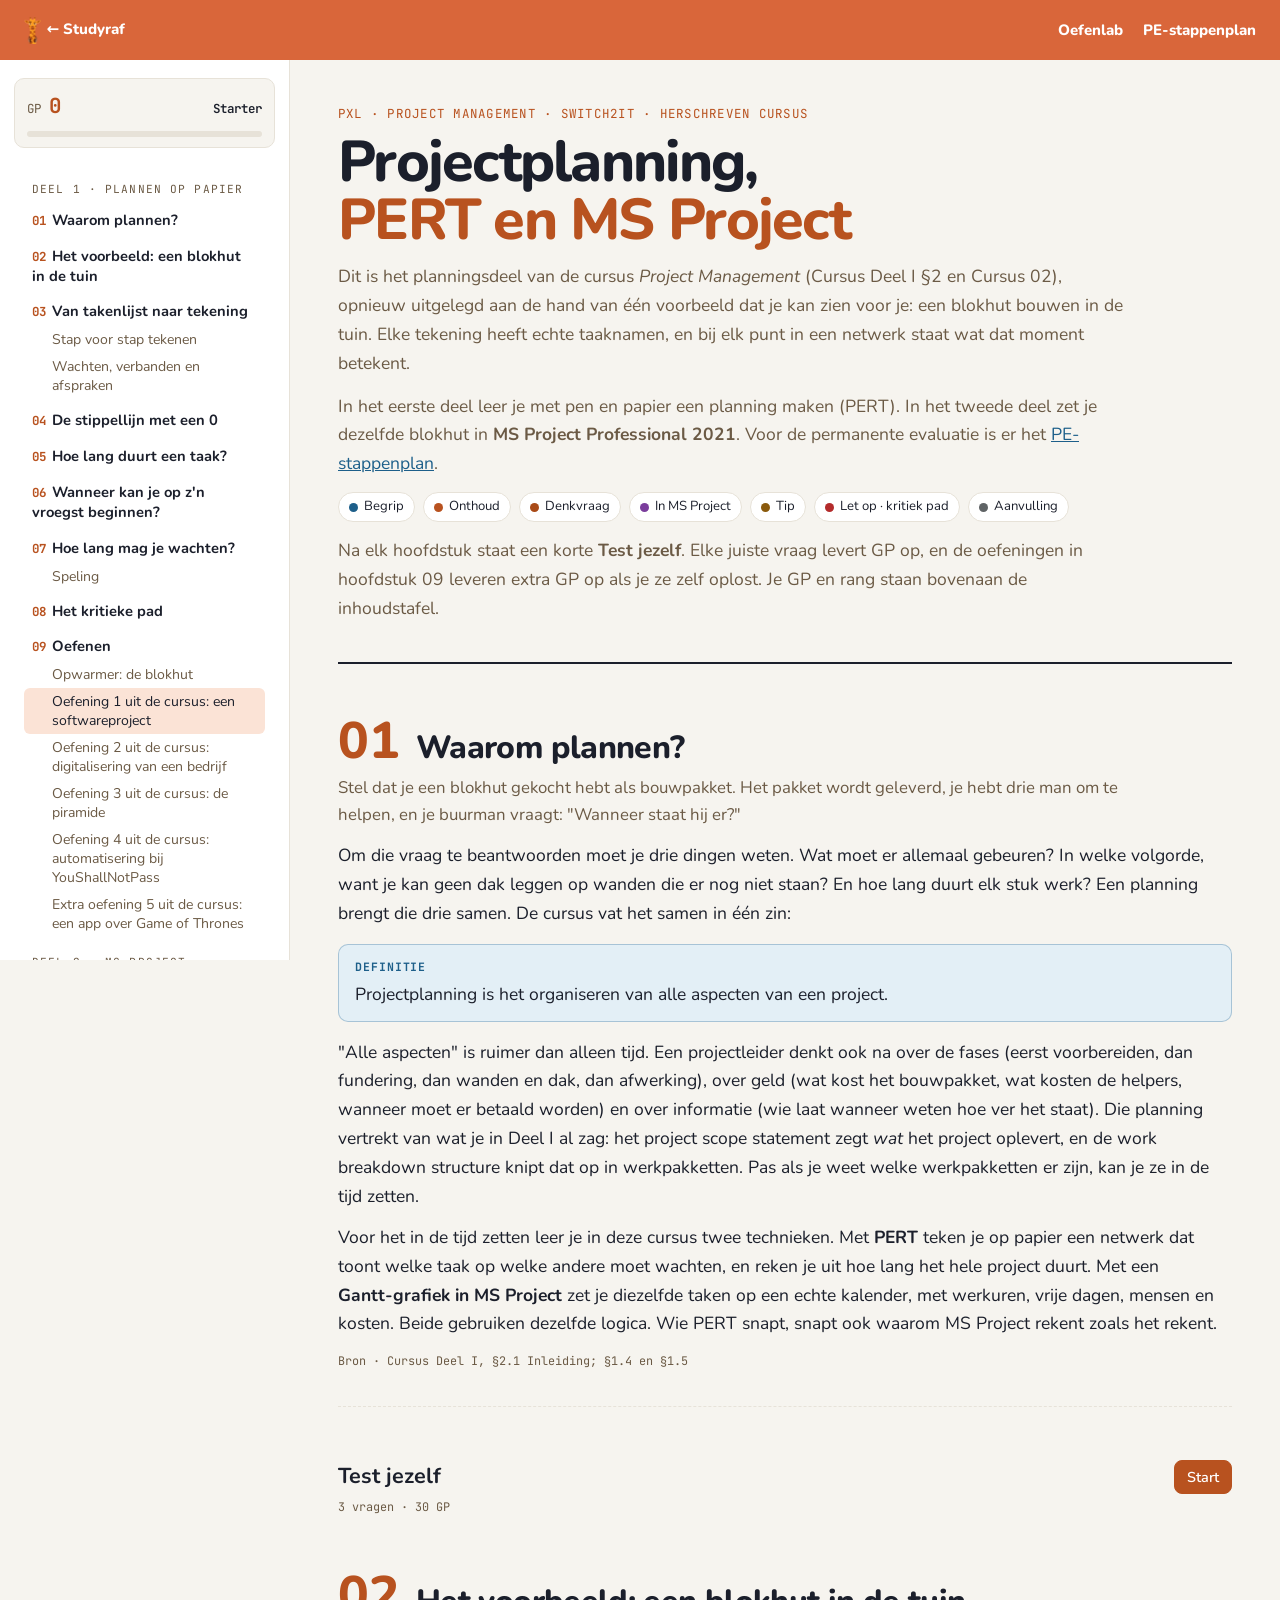
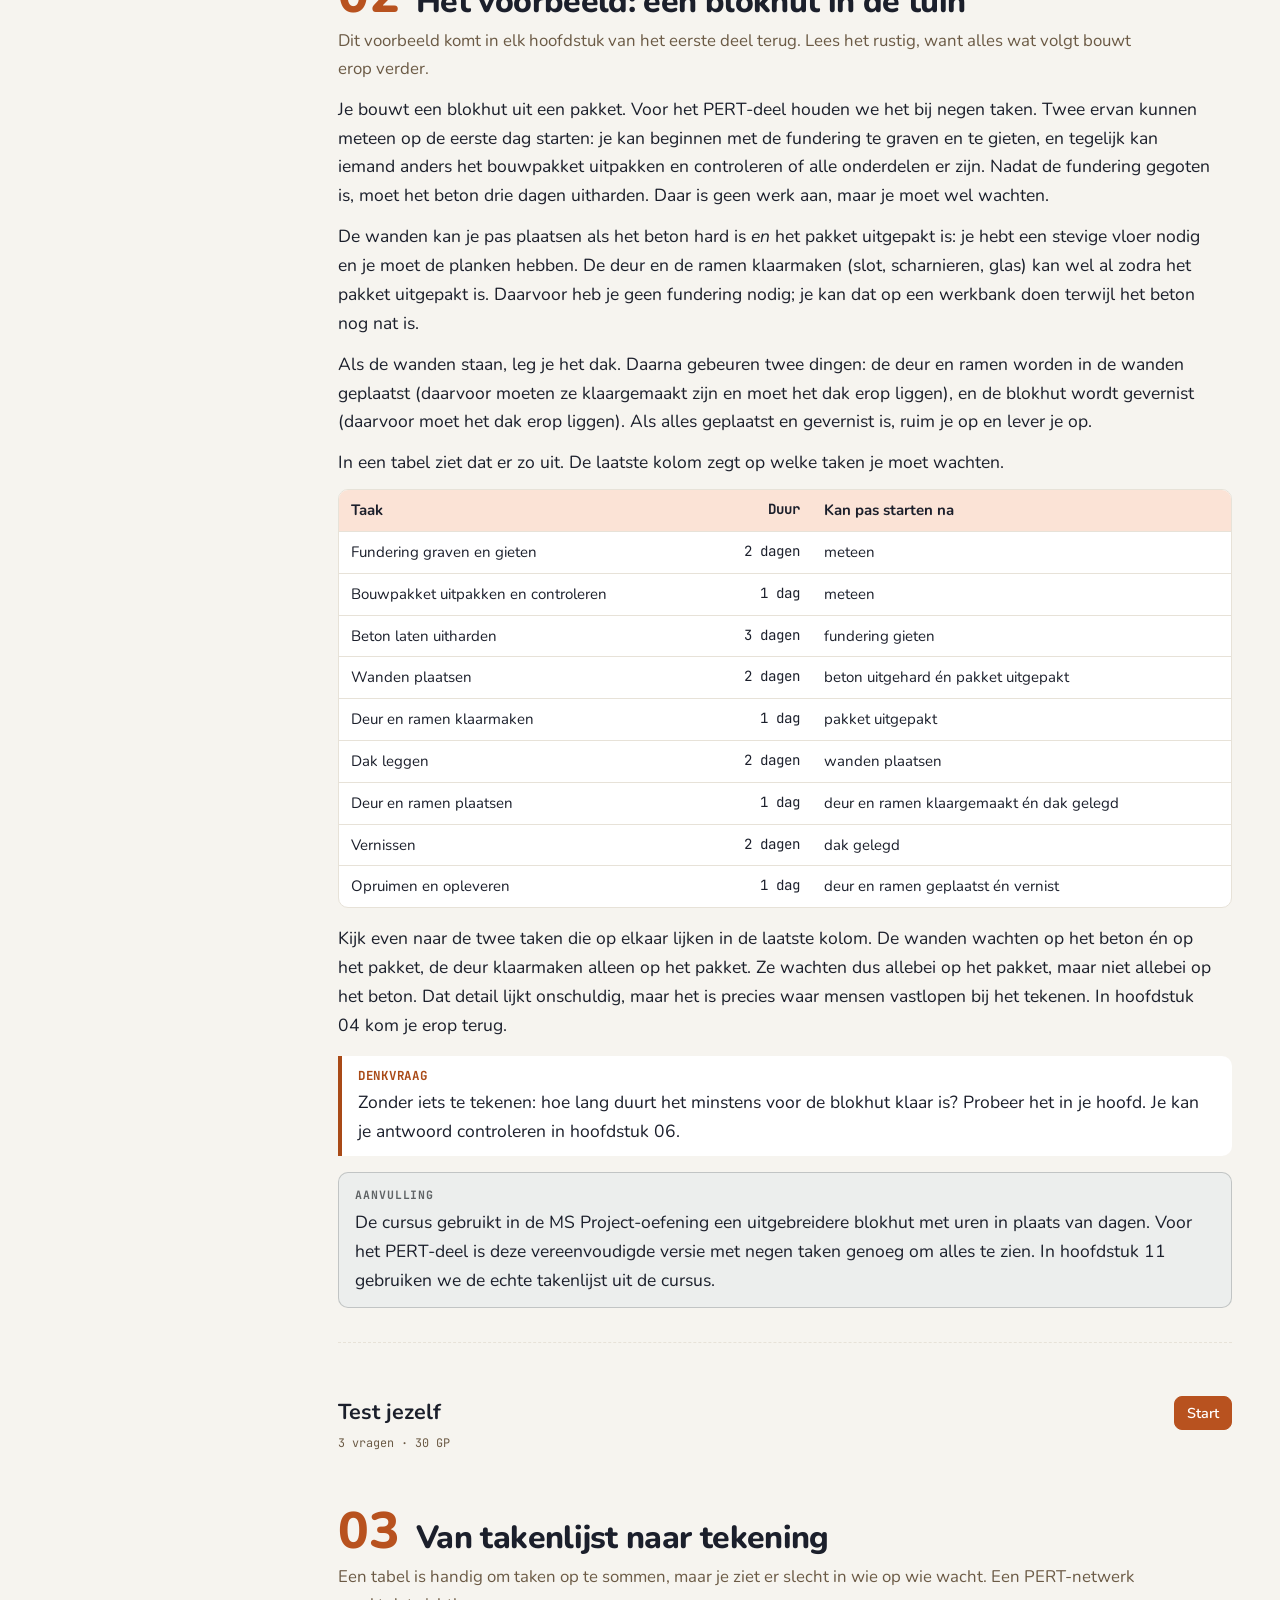
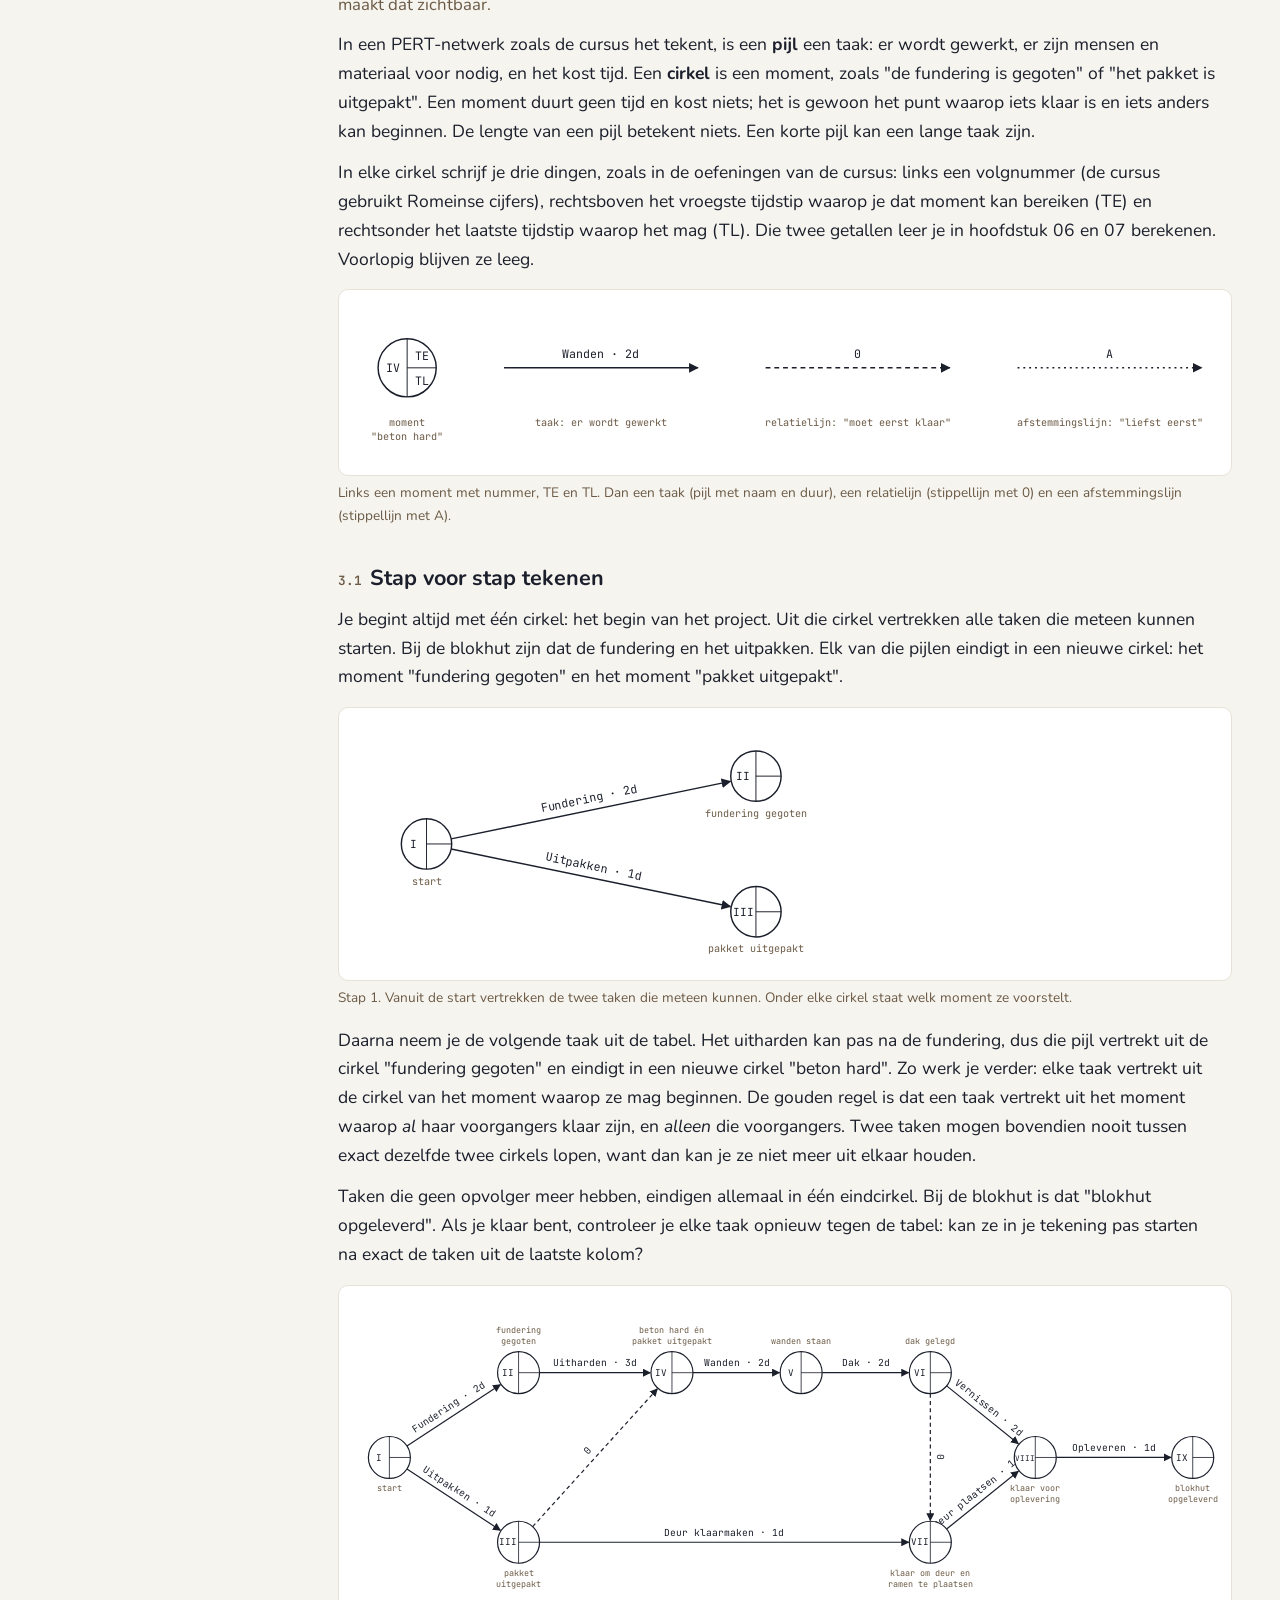
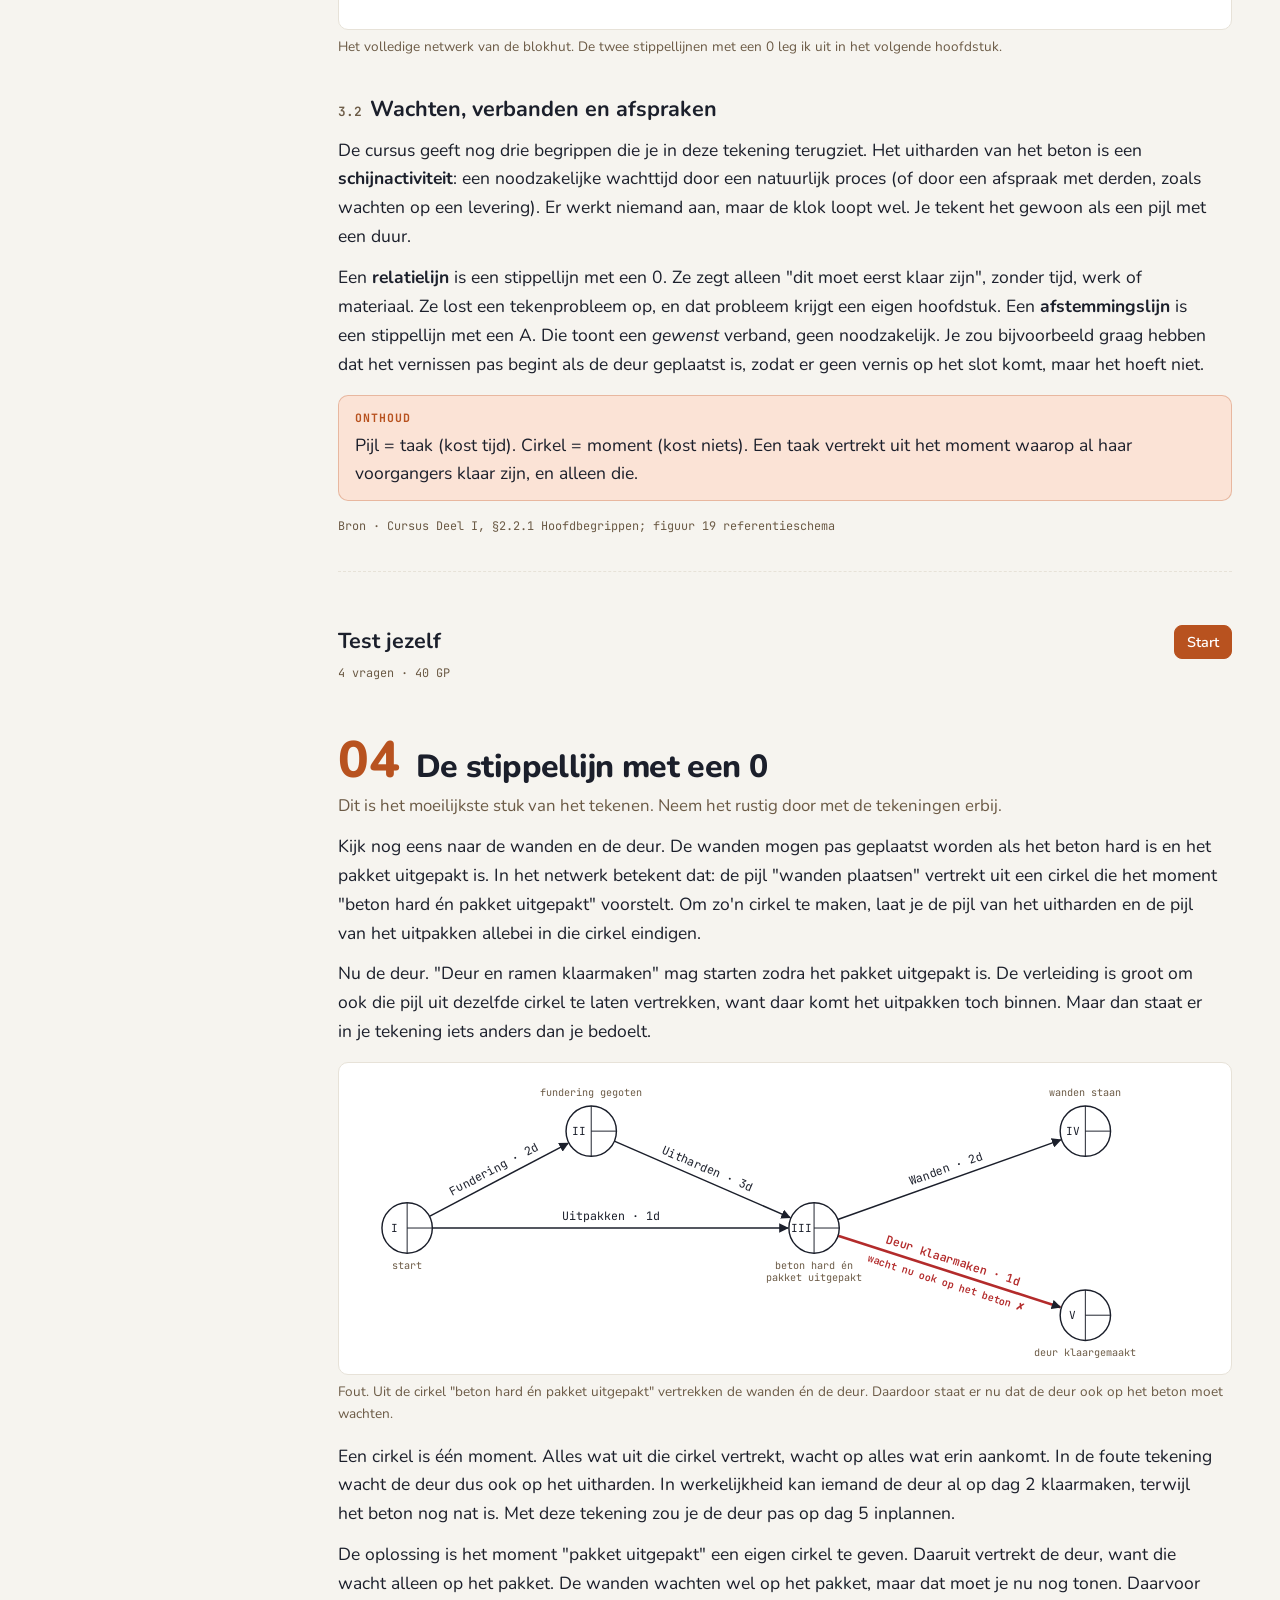
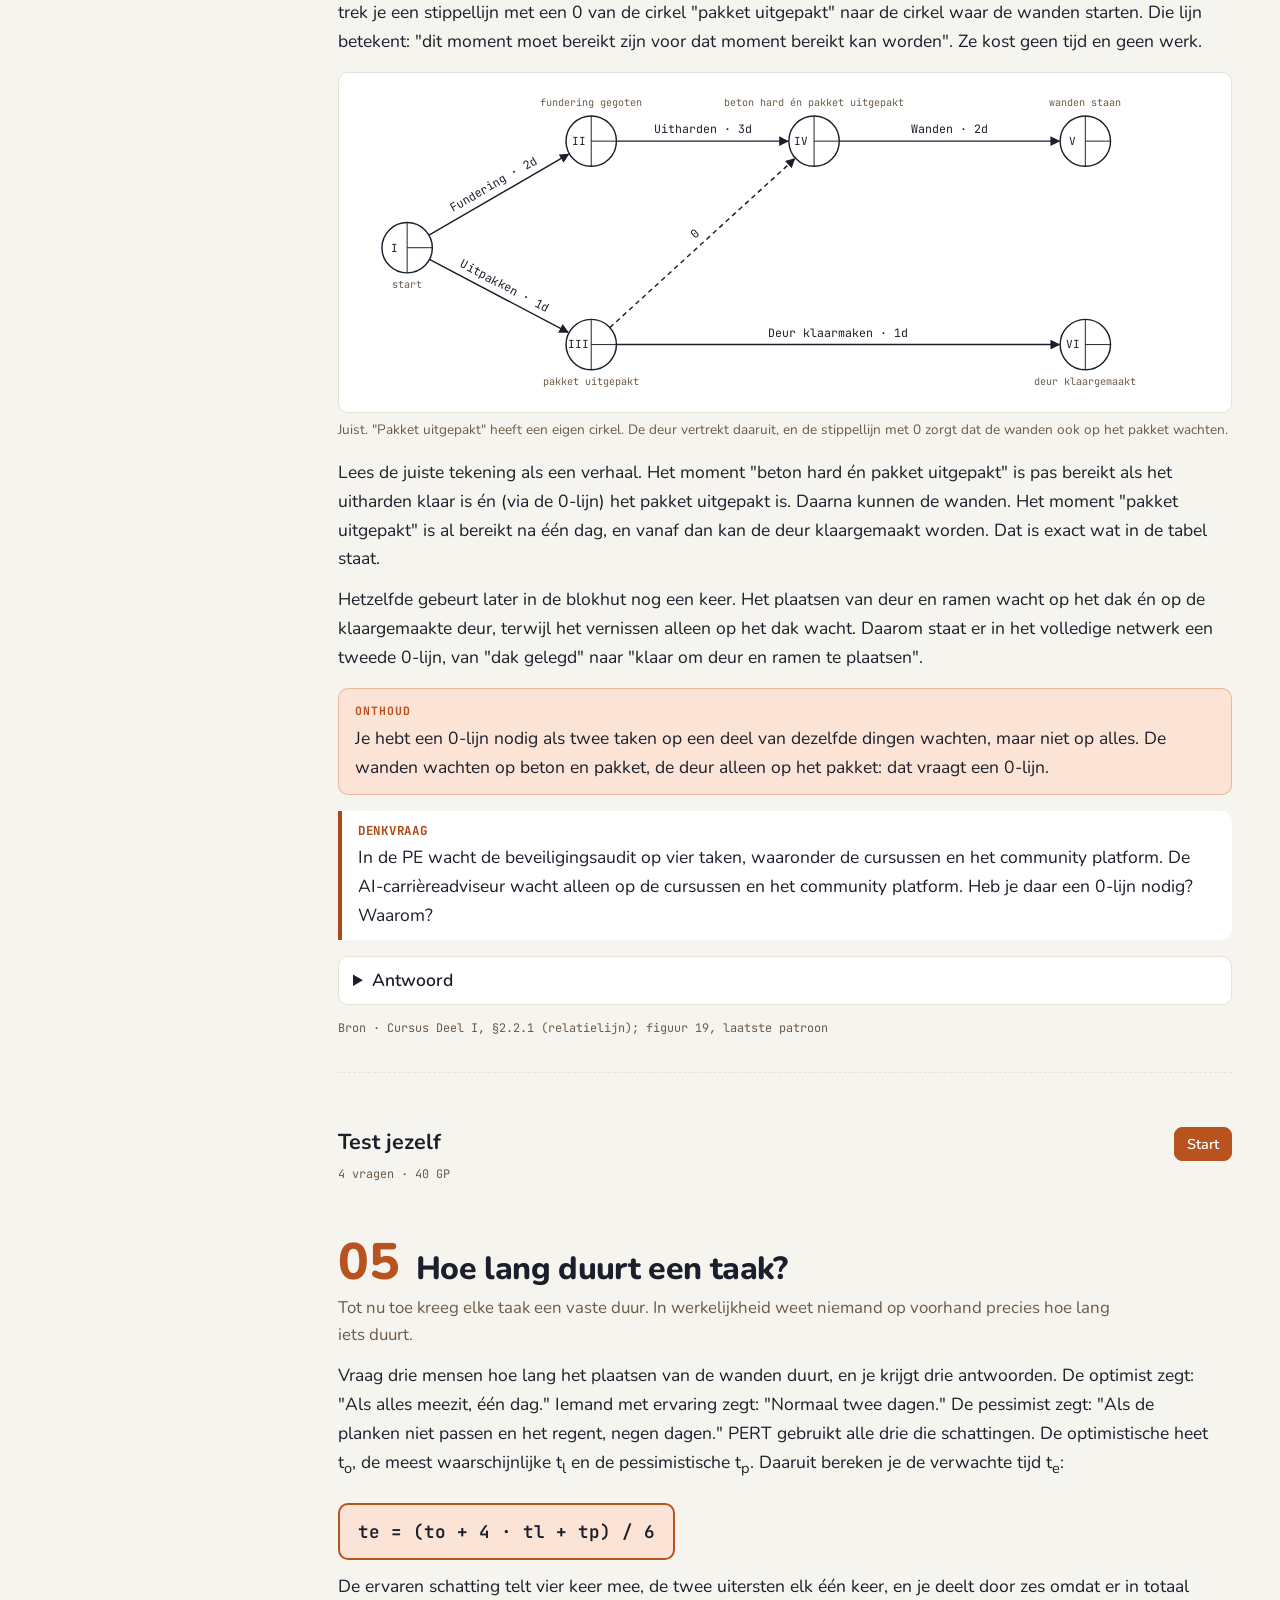
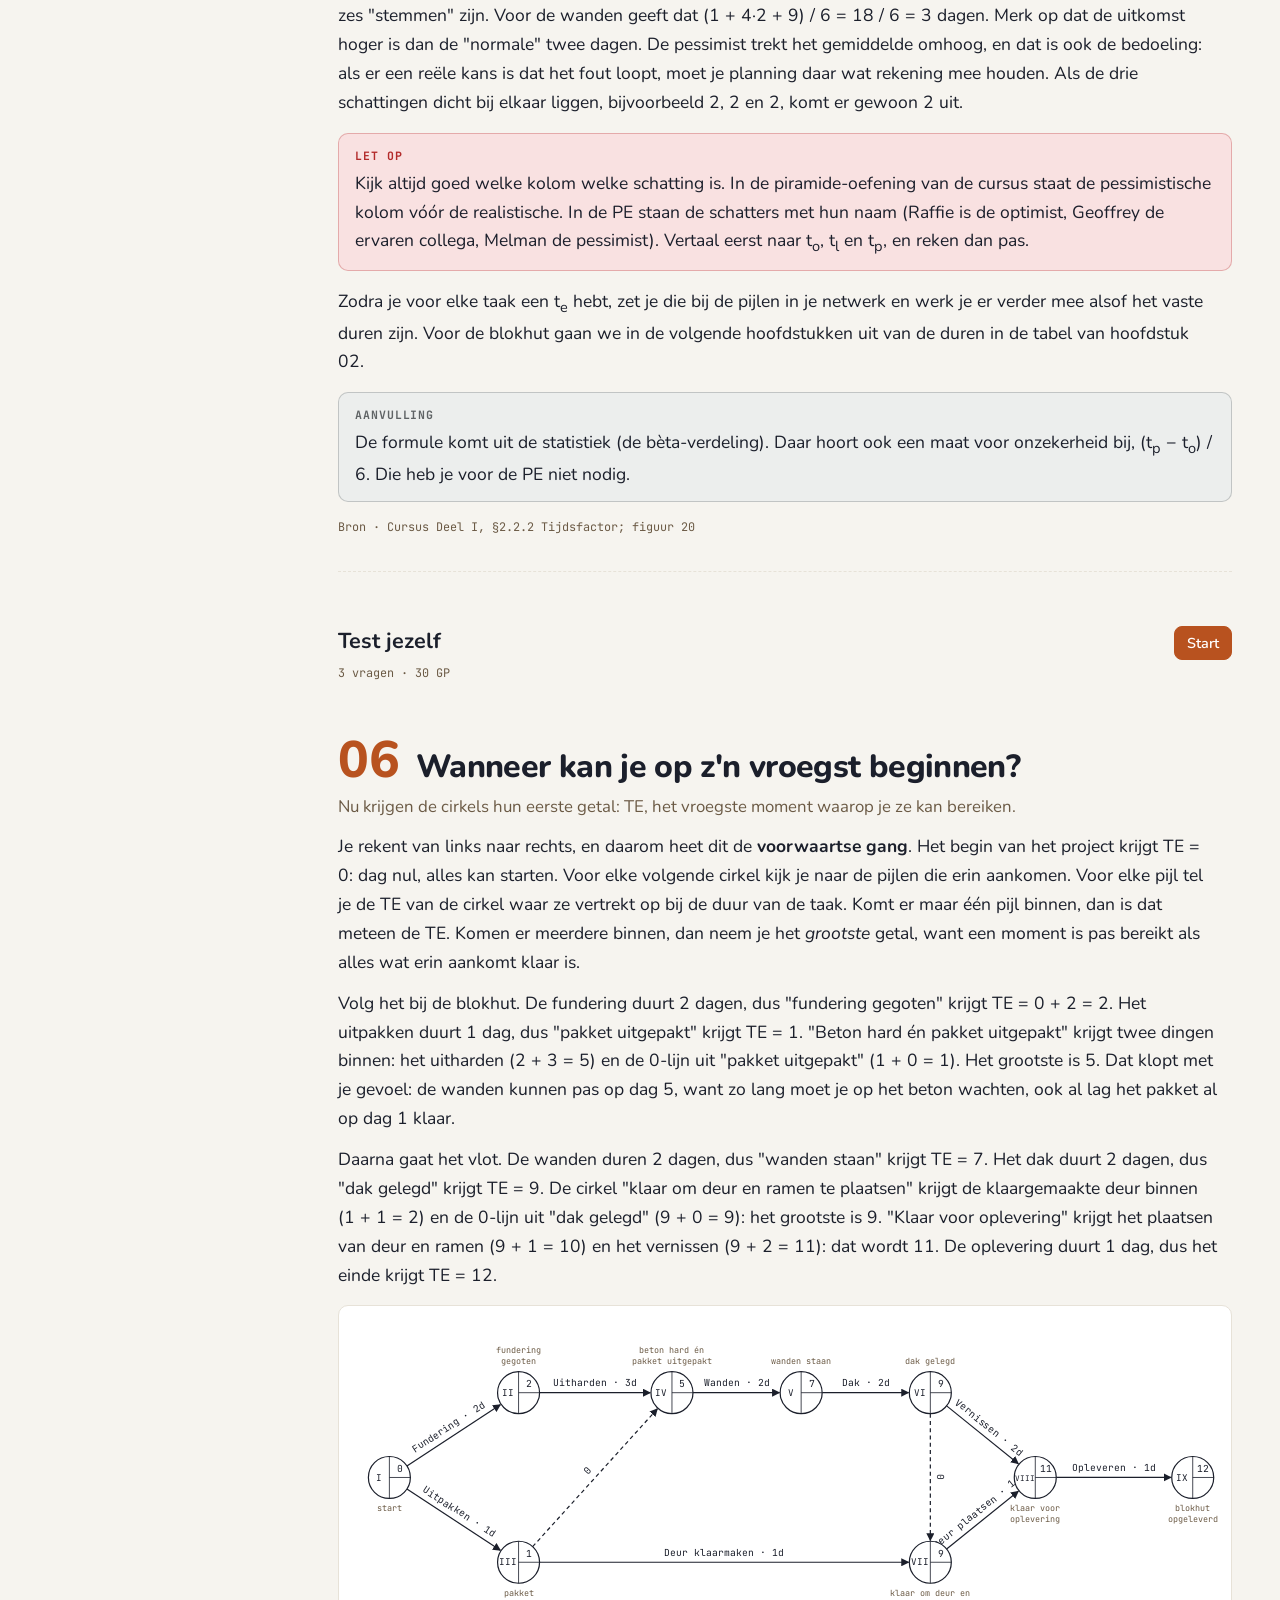
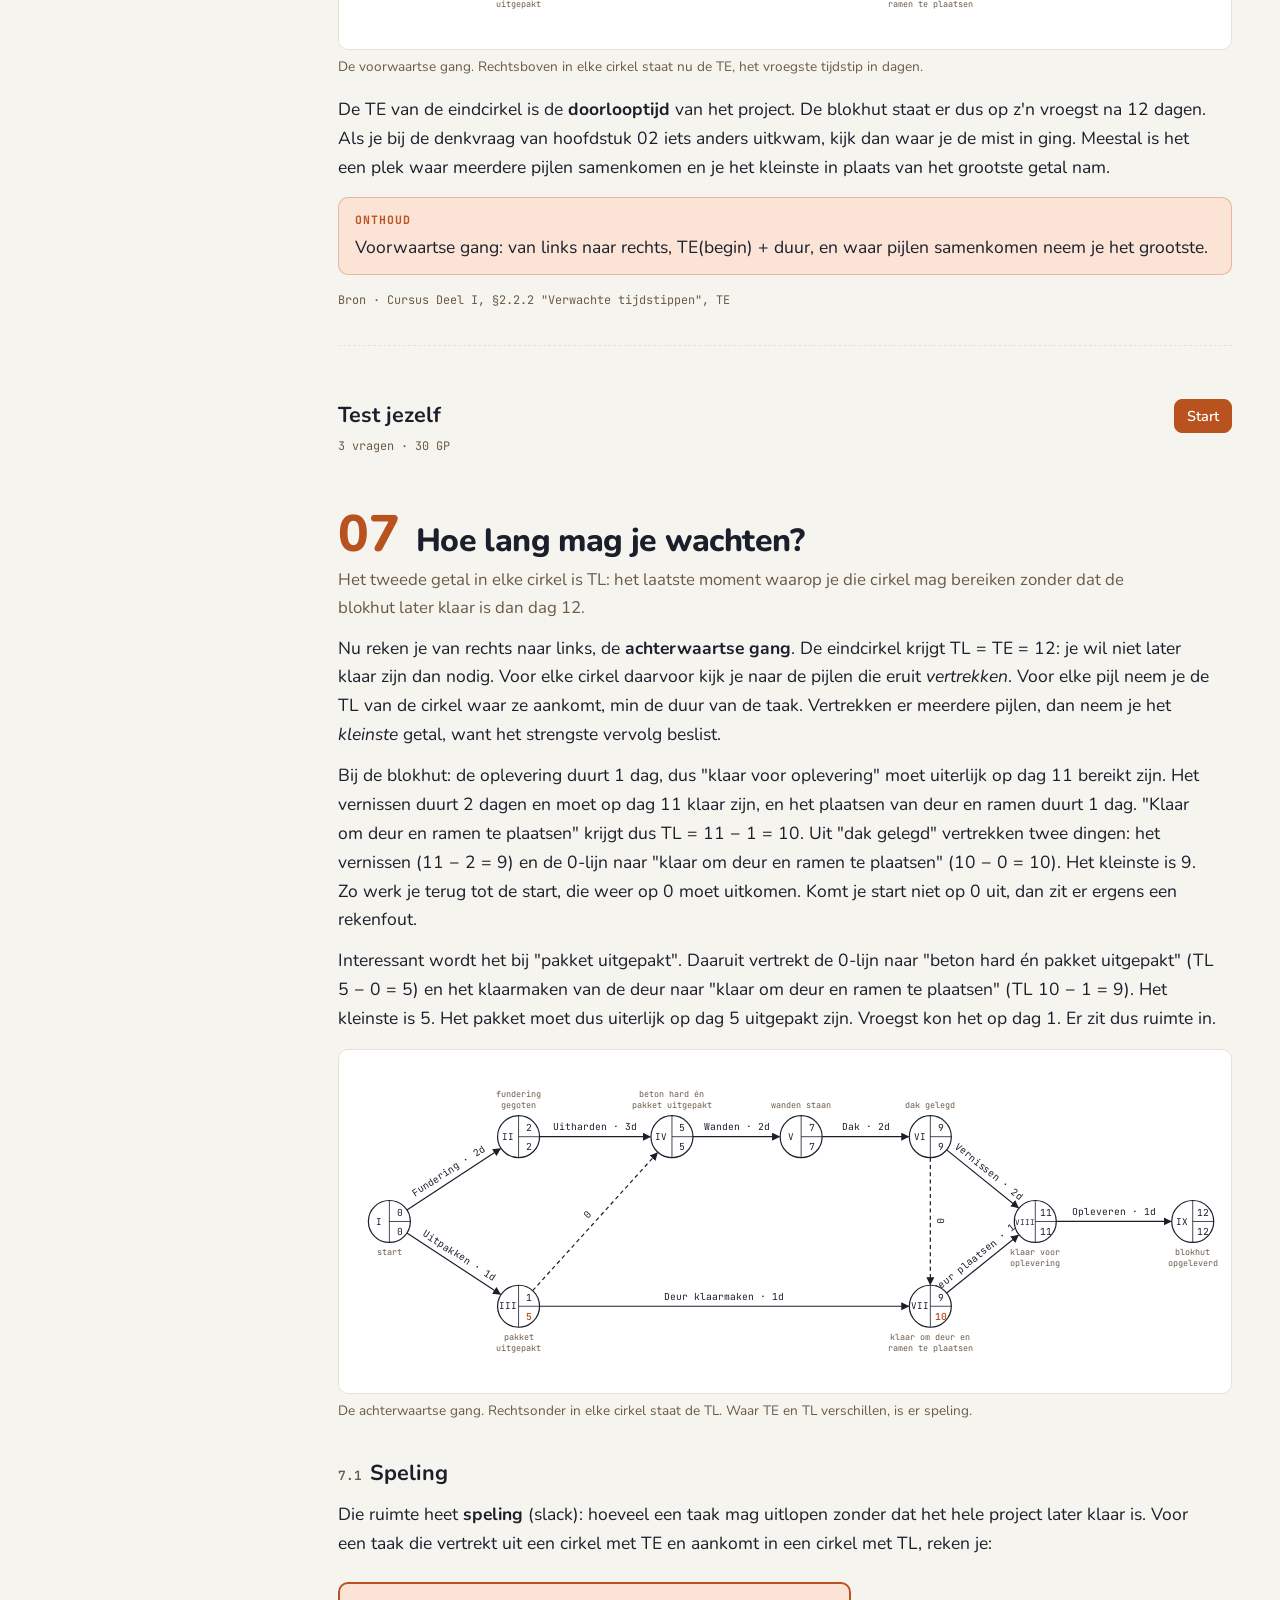
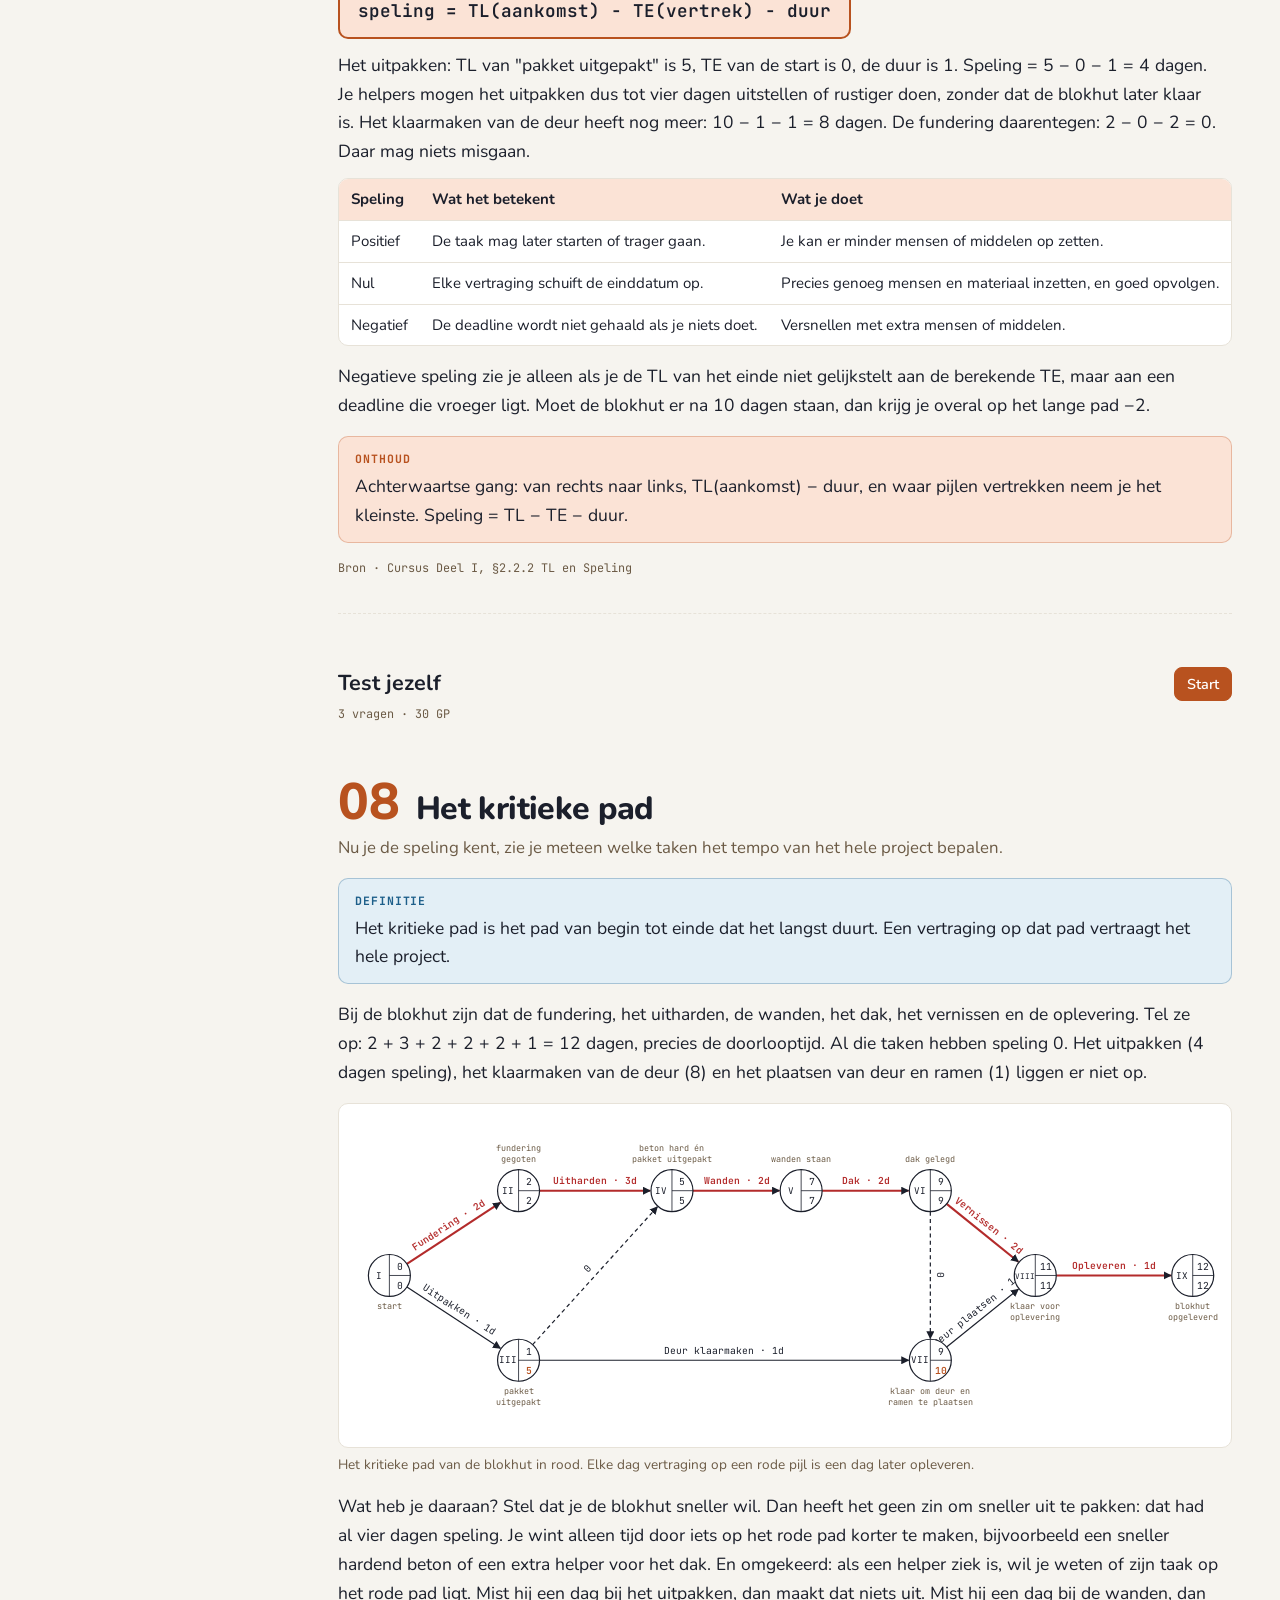
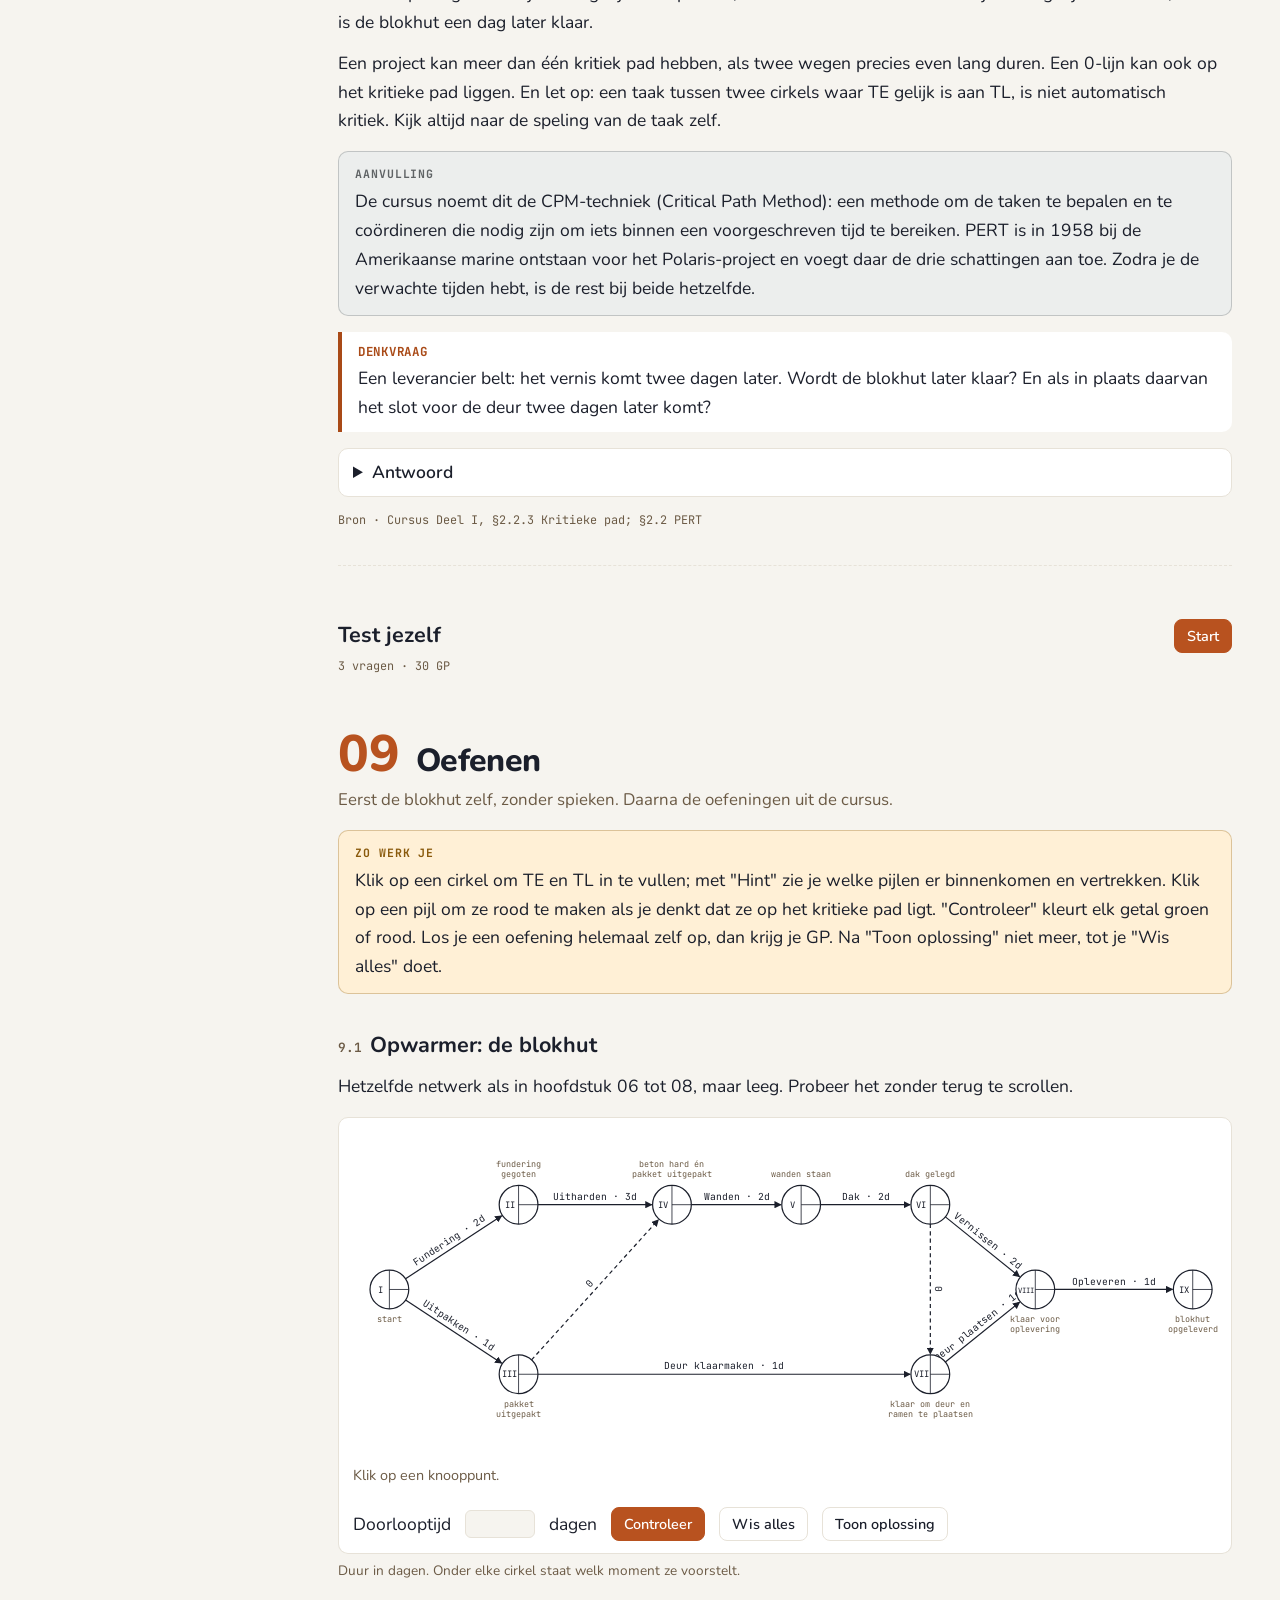
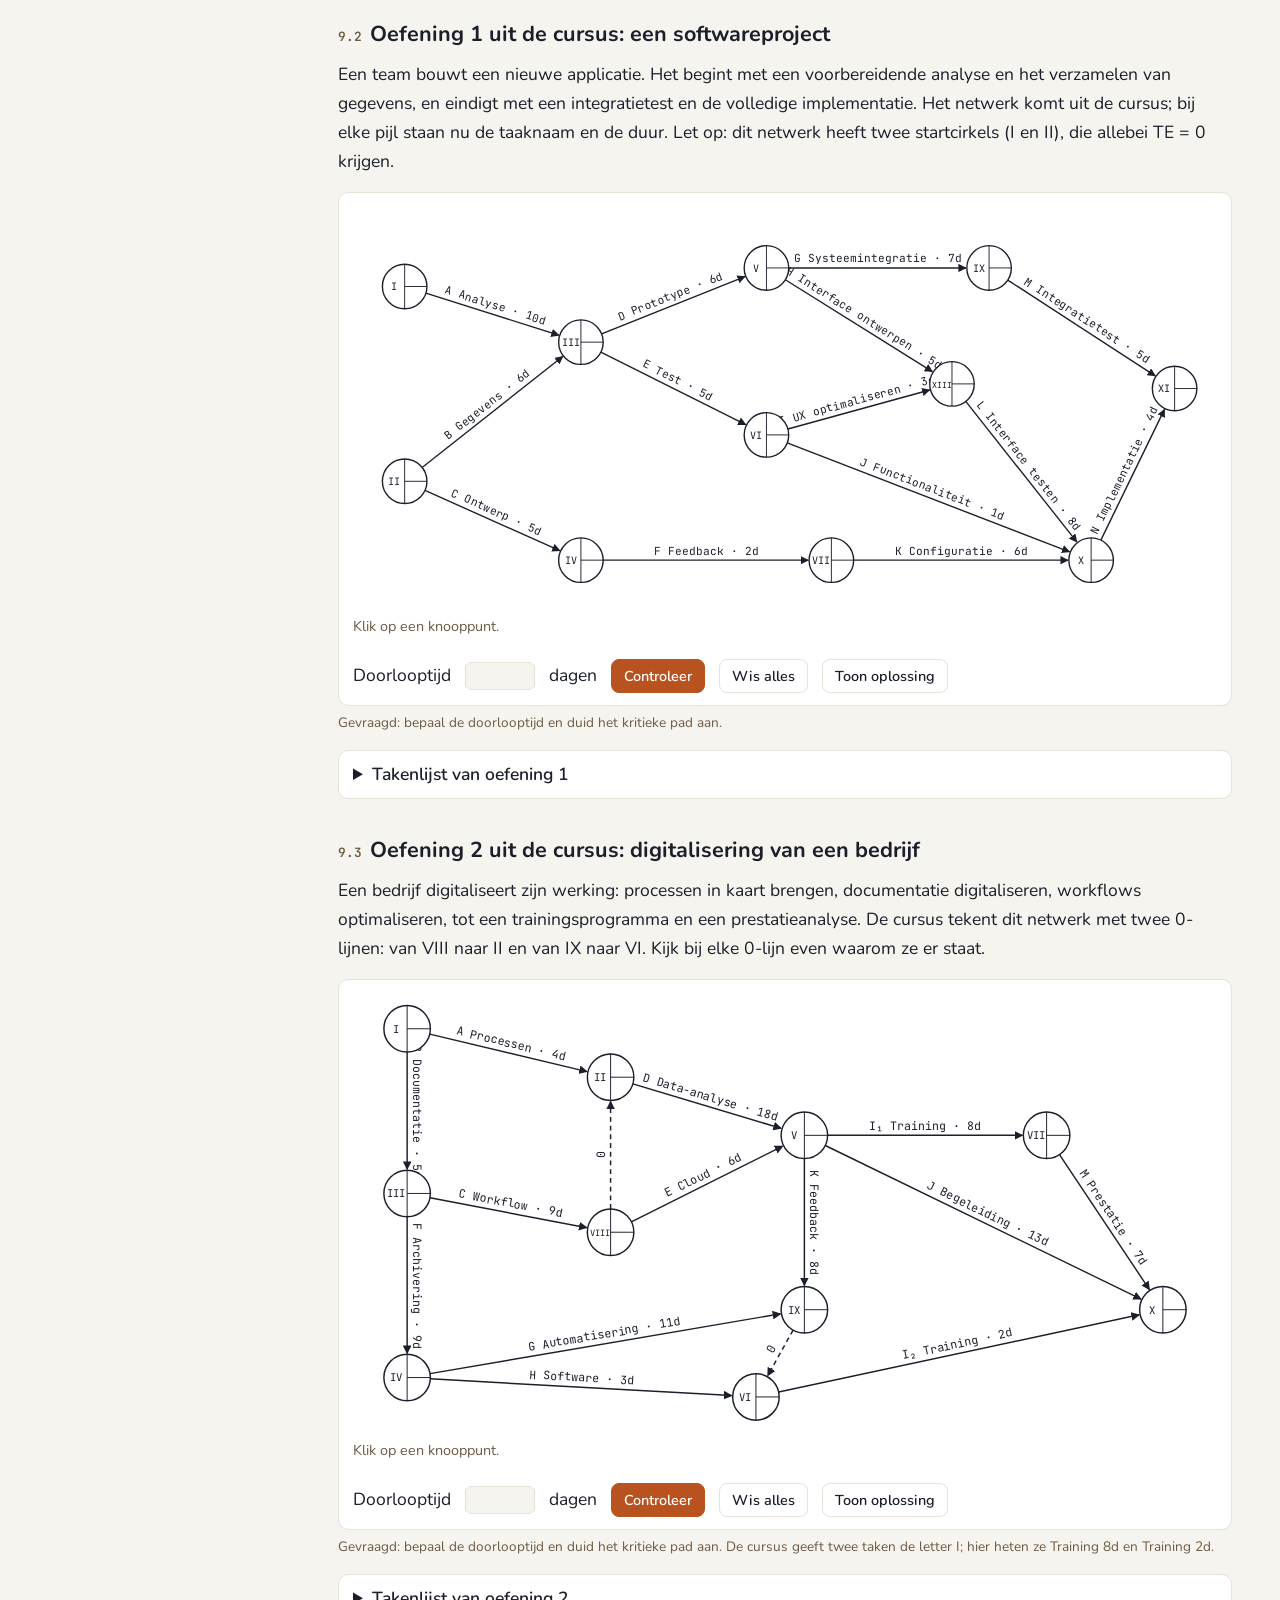
<file: vakken/project-management/cursus.html>
<!DOCTYPE html>
<html lang="nl">
<head>
<meta charset="utf-8">
<meta name="viewport" content="width=device-width, initial-scale=1">
<title>Project Management Cursus · Studyraf</title>
<link rel="preconnect" href="https://fonts.googleapis.com">
<link rel="preconnect" href="https://fonts.gstatic.com" crossorigin>
<link rel="stylesheet" href="https://fonts.googleapis.com/css2?family=Bricolage+Grotesque:opsz,wght@12..96,500..800&family=Source+Sans+3:ital,wght@0,400;0,600;0,700;1,400&family=JetBrains+Mono:wght@400;600&display=swap">
<style>
/* Layout: sticky inhoudstafel links (desktop), leeskolom rechts. Zelfde opbouw als de .NET-, Java- en DevOps-cursus, met MS Project-groen als accent.
   Kleur codeert betekenis: blauw = begrip, groen = onthoud, oranje = oefening/vraag, paars = in MS Project, amber = tip, rood = let op / kritiek, grijs = aanvulling. */
:root{
  --bg:#f3f5f2; --surface:#ffffff; --ink:#18201a; --muted:#59645b; --line:#d8ded7;
  --leaf:#2f7330; --leaf-soft:#e3f0e1;
  --sky:#2361a6; --sky-soft:#e2ecf8;
  --java:#c0561a; --java-soft:#fbe9dd;
  --plum:#8a2f86; --plum-soft:#f6e4f4;
  --sun:#9a6b00; --sun-soft:#fbf1d4;
  --bad:#b32b2b; --bad-soft:#f9e1e1;
  --gray:#5f6365; --gray-soft:#eceeed;
  --ok:#1f7a45; --ok-soft:#dcf1e3;
  --f-display:"Bricolage Grotesque",ui-sans-serif,system-ui,sans-serif;
  --f-body:"Source Sans 3",ui-sans-serif,system-ui,sans-serif;
  --f-mono:"JetBrains Mono",ui-monospace,Menlo,Consolas,monospace;
  --accent:var(--leaf); --accent-soft:var(--leaf-soft); --crit:var(--bad); --font-mono:var(--f-mono);
  color-scheme:light;
}


*{box-sizing:border-box}
html{scroll-behavior:smooth}
@media (prefers-reduced-motion:reduce){html{scroll-behavior:auto}}
body{margin:0;background:var(--bg);color:var(--ink);font-family:var(--f-body);font-size:17.5px;line-height:1.65}
.shell{display:grid;grid-template-columns:290px minmax(0,1fr);min-height:100vh}
@media (max-width:900px){.shell{grid-template-columns:minmax(0,1fr)}}
aside.toc{position:sticky;top:0;align-self:start;height:100vh;overflow:auto;padding:18px 14px 28px;font-size:.92rem;background:var(--surface);border-right:1px solid var(--line)}
@media (max-width:900px){aside.toc{position:static;height:auto;border-right:0;border-bottom:1px solid var(--line);padding:12px 16px}}
.toc details{border:1px solid var(--line);border-radius:10px;background:var(--surface)}
.toc summary{cursor:pointer;padding:10px 14px;font-family:var(--f-display);font-weight:700}
@media (min-width:901px){.toc summary{display:none}.toc details{border:0;background:none}}
.toc ol{list-style:none;margin:0;padding:6px 10px 10px}
.toc li{margin:0}
.toc a{display:block;color:var(--ink);text-decoration:none;padding:4px 8px;border-radius:6px;line-height:1.35}
.toc a:hover{background:var(--leaf-soft)}
.toc a.ch{font-weight:700;margin-top:8px}
.toc a.ch .n{font-family:var(--f-mono);font-size:.78rem;color:var(--leaf);margin-right:6px}
.toc a.sub{color:var(--muted);padding-left:28px;font-size:.88rem}
.toc a.active{background:var(--leaf-soft);color:var(--ink)}
.toc .part{font-family:var(--f-mono);font-size:.7rem;letter-spacing:.1em;text-transform:uppercase;color:var(--muted);margin:16px 8px 2px}
main{min-width:0;max-width:1180px;padding:0 48px 80px}
@media (max-width:900px){main{padding:0 16px 60px}}
.hero{padding:44px 0 26px;border-bottom:2px solid var(--ink);margin-bottom:12px}
.hero .kick{font-family:var(--f-mono);font-size:.78rem;letter-spacing:.1em;text-transform:uppercase;color:var(--leaf)}
.hero h1{font-family:var(--f-display);font-weight:800;font-size:clamp(2.2rem,5vw,3.6rem);line-height:1.02;letter-spacing:-.03em;margin:8px 0 12px;text-wrap:balance}
.hero h1 span{color:var(--leaf)}
.hero p{max-width:72ch;color:var(--muted);margin:0 0 14px}
.legend{display:flex;flex-wrap:wrap;gap:8px;margin-top:14px}
.legend span{font-size:.82rem;padding:3px 10px;border-radius:999px;border:1px solid var(--line);background:var(--surface)}
.legend i{display:inline-block;width:9px;height:9px;border-radius:50%;margin-right:6px;vertical-align:middle}
section.chapter{padding-top:40px;scroll-margin-top:12px}
.chhead{display:flex;align-items:baseline;gap:16px;flex-wrap:wrap;margin-bottom:6px}
.chnum{font-family:var(--f-display);font-weight:800;font-size:3.2rem;line-height:1;color:var(--leaf);font-variant-numeric:tabular-nums}
h2{font-family:var(--f-display);font-weight:800;font-size:2rem;line-height:1.1;letter-spacing:-.02em;margin:0;text-wrap:balance}
h3{font-family:var(--f-display);font-weight:700;font-size:1.35rem;margin:34px 0 8px;text-wrap:balance;scroll-margin-top:16px}
h3 .sn{font-family:var(--f-mono);font-size:.8rem;color:var(--muted);margin-right:8px;font-weight:600}
h4{font-family:var(--f-display);font-weight:700;font-size:1.08rem;margin:22px 0 6px}
p{margin:0 0 12px;max-width:80ch}
.lead{color:var(--muted);font-size:1.05rem}
ul,ol{max-width:78ch;padding-left:22px;margin:4px 0 14px}
li{margin-bottom:4px}
strong{font-weight:700}
a{color:var(--sky)}
code{font-family:var(--f-mono);font-size:.84em;background:var(--leaf-soft);padding:1px 5px;border-radius:4px;overflow-wrap:anywhere}
.mono{font-family:var(--f-mono);font-size:.9em}
.goals{background:var(--surface);border:1px solid var(--line);border-radius:12px;padding:14px 18px;margin:14px 0}
.goals b{font-family:var(--f-mono);font-size:.74rem;letter-spacing:.08em;text-transform:uppercase;color:var(--leaf)}
.goals ul{margin:6px 0 0}
.box{border-radius:10px;padding:12px 16px;margin:16px 0;max-width:940px;border:1px solid transparent}
.box > b:first-child{display:block;font-family:var(--f-mono);font-size:.72rem;letter-spacing:.08em;text-transform:uppercase;margin-bottom:4px}
.box p:last-child,.box ul:last-child,.box ol:last-child{margin-bottom:0}
.box.idea{background:var(--sky-soft);border-color:color-mix(in srgb,var(--sky) 30%,transparent)} .box.idea>b:first-child{color:var(--sky)}
.box.tip{background:var(--sun-soft);border-color:color-mix(in srgb,var(--sun) 30%,transparent)} .box.tip>b:first-child{color:var(--sun)}
.box.warn{background:var(--bad-soft);border-color:color-mix(in srgb,var(--bad) 30%,transparent)} .box.warn>b:first-child{color:var(--bad)}
.box.ij{background:var(--plum-soft);border-color:color-mix(in srgb,var(--plum) 30%,transparent)} .box.ij>b:first-child{color:var(--plum)}
.box.keep{background:var(--leaf-soft);border-color:color-mix(in srgb,var(--leaf) 30%,transparent)} .box.keep>b:first-child{color:var(--leaf)}
.box.extra{background:var(--gray-soft);border-color:color-mix(in srgb,var(--gray) 30%,transparent)} .box.extra>b:first-child{color:var(--gray)}
.ex{border-left:4px solid var(--java);background:var(--surface);padding:10px 16px;border-radius:0 10px 10px 0;margin:16px 0;max-width:940px}
.ex > b:first-child{display:block;color:var(--java);font-family:var(--f-mono);font-size:.78rem;letter-spacing:.06em;text-transform:uppercase;margin-bottom:2px}
.ex p:last-child{margin-bottom:0}
.menu{display:block;font-family:var(--f-mono);font-size:.82rem;line-height:1.5;padding:7px 12px;margin:6px 0;max-width:940px;border-radius:8px;background:var(--plum-soft);border-left:4px solid var(--plum);overflow-wrap:anywhere}
.formula{display:inline-block;font-family:var(--f-mono);font-size:1.1rem;font-weight:600;background:var(--leaf-soft);border:2px solid var(--leaf);border-radius:10px;padding:12px 18px;margin:12px 0}
.srcline{font-family:var(--f-mono);font-size:.74rem;color:var(--muted);margin:14px 0 0;max-width:940px}
.srcline::before{content:"Bron · "}
.tablewrap{overflow-x:auto;margin:12px 0 16px;max-width:1000px;border:1px solid var(--line);border-radius:10px;background:var(--surface)}
table{border-collapse:collapse;width:100%;font-size:.94rem}
th,td{text-align:left;padding:8px 12px;border-bottom:1px solid var(--line);vertical-align:top}
th{font-family:var(--f-display);font-weight:700;background:var(--leaf-soft)}
tr:last-child td{border-bottom:0}
td.num,th.num{text-align:right;font-variant-numeric:tabular-nums;font-family:var(--f-mono);font-size:.88rem}
tr.crit td:first-child{color:var(--bad);font-weight:700}
.grid2{display:grid;grid-template-columns:repeat(auto-fit,minmax(240px,1fr));gap:10px;margin:14px 0;max-width:1000px}
.card{background:var(--surface);border:1px solid var(--line);border-radius:10px;padding:10px 14px}
.card h4{margin:0 0 4px;color:var(--leaf)}
.card p{font-size:.94rem;margin:0}
details{border:1px solid var(--line);border-radius:10px;background:var(--surface);margin:10px 0;max-width:1000px}
details summary{cursor:pointer;padding:9px 14px;font-weight:600}
details > div{padding:0 14px 12px}
figure{margin:16px 0;max-width:1000px}
.canvas{overflow-x:auto;border:1px solid var(--line);border-radius:10px;background:var(--surface);padding:10px}
.canvas svg{width:100%;height:auto;min-width:700px;display:block}
figcaption{font-size:.85rem;color:var(--muted);margin-top:6px}
svg text{font-family:var(--f-mono);fill:var(--ink)}
svg .node{fill:var(--surface);stroke:var(--ink);stroke-width:1.5}
svg .split{stroke:var(--ink);stroke-width:1}
svg .edge{stroke:var(--ink);stroke-width:1.5;fill:none}
svg .edge.crit{stroke:var(--bad);stroke-width:2.6}
svg .edge.dummy{stroke-dasharray:5 4}
svg .edge.align{stroke-dasharray:2 4}
svg .lbl{font-size:12px}
svg .lbl.crit{fill:var(--bad);font-weight:600}
svg .small{font-size:10.5px;fill:var(--muted)}
svg .grid{stroke:var(--line);stroke-width:1}
svg .bar{fill:var(--leaf)}
svg .bar.crit{fill:var(--bad)}
svg .slack{fill:none;stroke:var(--muted);stroke-dasharray:3 3}
svg .ms{fill:var(--ink)}
.ng{cursor:pointer}
.ng:focus{outline:none}
.ng:focus-visible circle.node, .ng.sel circle.node{stroke:var(--leaf);stroke-width:3}
.ng.ok circle.node{fill:var(--ok-soft)}
.ng.bad circle.node{fill:var(--bad-soft)}
svg text.v{font-size:11px}
svg text.v.ok{fill:var(--ok);font-weight:600}
svg text.v.bad{fill:var(--bad);font-weight:600}
.hit{stroke:transparent;stroke-width:16;cursor:pointer;fill:none}
.edge.mark{stroke:var(--bad);stroke-width:2.6}
svg text.lbl.mark{fill:var(--bad);font-weight:600}
.exr{border:1px solid var(--line);border-top:0;border-radius:0 0 10px 10px;background:var(--surface);padding:12px 14px;margin-top:-10px;display:flex;flex-direction:column;gap:10px}
.exr .row{display:flex;flex-wrap:wrap;gap:8px 14px;align-items:center}
.exr .hint{font-size:.9rem;color:var(--muted)}
.exr .hint b{color:var(--ink);font-weight:600}
input.cell{width:70px;padding:4px 8px;border:1px solid var(--line);border-radius:6px;background:var(--bg);color:var(--ink);text-align:right;font-family:var(--f-mono);font-size:.88rem}
input.cell.ok{border-color:var(--ok);background:var(--ok-soft)}
input.cell.bad{border-color:var(--bad);background:var(--bad-soft)}
.btn{padding:6px 12px;border-radius:8px;border:1px solid var(--line);background:var(--surface);color:var(--ink);cursor:pointer;font:600 .9rem var(--f-body)}
.btn:hover{border-color:var(--leaf)}
.btn.primary{background:var(--leaf);border-color:var(--leaf);color:var(--surface)}
.fb{font-size:.92rem;font-weight:600}
.fb.ok{color:var(--ok)} .fb.bad{color:var(--bad)}
.critbox{accent-color:var(--bad);width:16px;height:16px}
.xphud{border:1px solid var(--line);border-radius:10px;padding:10px 12px;margin:0 0 6px;background:var(--bg)}
.xphud .top{display:flex;align-items:baseline;gap:8px;font-family:var(--f-mono);font-size:.78rem;color:var(--muted)}
.xphud b{font-size:1.3rem;color:var(--leaf);font-variant-numeric:tabular-nums}
.xphud .rk{margin-left:auto;color:var(--ink);font-weight:600}
.xphud .xbar{height:6px;background:var(--line);border-radius:3px;margin-top:8px;overflow:hidden}
.xphud .xbar i{display:block;height:100%;width:0;background:var(--leaf);transition:width .4s}
@media (prefers-reduced-motion:reduce){.xphud .xbar i{transition:none}}
.toc a.ch.done::after{content:" ✓";color:var(--ok)}
.quiz{margin:34px 0 0;padding-top:18px;border-top:1px dashed var(--line);max-width:1000px}
.quiz > h3{margin-top:0}
.quiz .qmeta{font-family:var(--f-mono);font-size:.74rem;color:var(--muted);margin:-4px 0 12px}
.q{background:var(--surface);border:1px solid var(--line);border-left:5px solid var(--sky);border-radius:10px;padding:14px 16px;margin:0 0 12px;display:flex;flex-direction:column;gap:10px}
.q.solved{border-color:var(--ok);border-left-color:var(--ok)}
.q .badge{display:flex;gap:8px;align-items:center;font-family:var(--f-mono);font-size:.7rem;letter-spacing:.06em;text-transform:uppercase;color:var(--muted)}
.q .badge .ty{padding:2px 7px;border-radius:5px;background:var(--sky-soft);color:var(--sky)}
.q.solved .badge .st{color:var(--ok)}
.q .qt{font-weight:600;margin:0}
.opts{display:flex;flex-direction:column;gap:7px}
.opt{display:flex;gap:10px;align-items:flex-start;text-align:left;font:inherit;padding:9px 12px;border-radius:8px;border:1px solid var(--line);background:var(--bg);color:var(--ink);cursor:pointer;width:100%}
.opt .k{font-family:var(--f-mono);font-weight:700;color:var(--muted);flex:0 0 auto}
.opt[aria-pressed="true"]{border-color:var(--sky);background:var(--sky-soft)}
.opt.good{border-color:var(--ok);background:var(--ok-soft)}
.opt.wrong{border-color:var(--bad);background:var(--bad-soft)}
.opt:disabled{cursor:default}
.seqbox{display:grid;grid-template-columns:repeat(auto-fit,minmax(260px,1fr));gap:10px}
.pool,.seq{display:flex;flex-direction:column;gap:6px;min-height:46px;padding:8px;border:1px dashed var(--line);border-radius:8px}
.chip{font:inherit;font-size:.94rem;padding:7px 11px;border-radius:8px;border:1px solid var(--line);background:var(--bg);color:var(--ink);cursor:pointer;text-align:left}
.seq .chip{border-color:var(--sky);background:var(--sky-soft)}
.seq .chip .nr{font-family:var(--f-mono);font-weight:700;color:var(--sky);margin-right:8px}
.qlbl{font-family:var(--f-mono);font-size:.7rem;letter-spacing:.06em;text-transform:uppercase;color:var(--muted);margin-bottom:4px}
.qact{display:flex;flex-wrap:wrap;gap:10px;align-items:center}
.qfb{padding:10px 14px;border-radius:8px;font-size:.96rem}
.qfb.ok{background:var(--ok-soft);border-left:4px solid var(--ok)}
.qfb.bad{background:var(--bad-soft);border-left:4px solid var(--bad)}
.xpgain{font-family:var(--f-mono);font-size:.78rem;color:var(--ok);font-weight:700}
.foot{margin-top:60px;padding-top:18px;border-top:1px solid var(--line);color:var(--muted);font-size:.9rem}
:focus-visible{outline:3px solid var(--leaf);outline-offset:2px}
</style>
<style>
.quiz-start{display:flex;align-items:center;justify-content:space-between;gap:16px;flex-wrap:wrap}
.quiz-start .btn{text-decoration:none;flex:0 0 auto}
.studyraf-balk{display:flex;align-items:center;justify-content:space-between;gap:12px;padding:10px 20px;background:#d9663a;font:800 15px Nunito,system-ui,sans-serif}
.studyraf-balk a{color:#fff;text-decoration:none;padding:6px 4px}
.studyraf-balk a:hover,.studyraf-balk a:focus-visible{text-decoration:underline}
.studyraf-balk img{height:28px;width:auto;vertical-align:middle;margin-right:6px}
</style>
<link rel="preconnect" href="https://fonts.googleapis.com">
<link href="https://fonts.googleapis.com/css2?family=Nunito:wght@500;600;700;800&display=swap" rel="stylesheet">
<link rel="stylesheet" href="../../css/thema-vak.css">
<link rel="icon" href="../../assets/raf/raf-neutral.png">
<script type="module" src="../../js/vak-guard.js"></script>
</head>
<body>
<div class="studyraf-balk" role="navigation" aria-label="Studyraf"><a href="../../index.html"><img src="../../assets/raf/raf-neutral.png" alt="">&larr; Studyraf</a><span><a href="./oefenlab.html">Oefenlab</a> &nbsp; <a href="./stappenplan.html">PE-stappenplan</a></span></div>

<div class="shell">
<aside class="toc" aria-label="Inhoud">
  <div class="xphud" aria-live="polite"><div class="top"><span>GP</span><b id="xp">0</b><span class="rk" id="rank">Starter</span></div><div class="xbar"><i id="xbar"></i></div></div>
  <details open id="tocd"><summary>Inhoud</summary><ol id="toclist"></ol></details>
</aside>
<main id="top">
<header class="hero">
  <div class="kick">PXL · Project Management · Switch2IT · herschreven cursus</div>
  <h1>Projectplanning, <span>PERT en MS Project</span></h1>
  <p>Dit is het planningsdeel van de cursus <em>Project Management</em> (Cursus Deel I §2 en Cursus 02), opnieuw uitgelegd aan de hand van één voorbeeld dat je kan zien voor je: een blokhut bouwen in de tuin. Elke tekening heeft echte taaknamen, en bij elk punt in een netwerk staat wat dat moment betekent.</p>
  <p>In het eerste deel leer je met pen en papier een planning maken (PERT). In het tweede deel zet je dezelfde blokhut in <strong>MS Project Professional 2021</strong>. Voor de permanente evaluatie is er het <a href="./stappenplan.html">PE-stappenplan</a>.</p>
  <div class="legend" aria-label="Kleurcode">
    <span><i style="background:var(--sky)"></i>Begrip</span>
    <span><i style="background:var(--leaf)"></i>Onthoud</span>
    <span><i style="background:var(--java)"></i>Denkvraag</span>
    <span><i style="background:var(--plum)"></i>In MS Project</span>
    <span><i style="background:var(--sun)"></i>Tip</span>
    <span><i style="background:var(--bad)"></i>Let op · kritiek pad</span>
    <span><i style="background:var(--gray)"></i>Aanvulling</span>
  </div>
  <p style="margin-top:14px">Na elk hoofdstuk staat een korte <strong>Test jezelf</strong>. Elke juiste vraag levert GP op, en de oefeningen in hoofdstuk 09 leveren extra GP op als je ze zelf oplost. Je GP en rang staan bovenaan de inhoudstafel.</p>
</header>

<!-- 01 -->
<section class="chapter" id="planning" data-title="Waarom plannen?" data-part="Deel 1 · Plannen op papier">
<div class="chhead"><span class="chnum">01</span><h2>Waarom plannen?</h2></div>
<p class="lead">Stel dat je een blokhut gekocht hebt als bouwpakket. Het pakket wordt geleverd, je hebt drie man om te helpen, en je buurman vraagt: "Wanneer staat hij er?"</p>
<p>Om die vraag te beantwoorden moet je drie dingen weten. Wat moet er allemaal gebeuren? In welke volgorde, want je kan geen dak leggen op wanden die er nog niet staan? En hoe lang duurt elk stuk werk? Een planning brengt die drie samen. De cursus vat het samen in één zin:</p>
<div class="box idea"><b>Definitie</b><p>Projectplanning is het organiseren van alle aspecten van een project.</p></div>
<p>"Alle aspecten" is ruimer dan alleen tijd. Een projectleider denkt ook na over de fases (eerst voorbereiden, dan fundering, dan wanden en dak, dan afwerking), over geld (wat kost het bouwpakket, wat kosten de helpers, wanneer moet er betaald worden) en over informatie (wie laat wanneer weten hoe ver het staat). Die planning vertrekt van wat je in Deel I al zag: het project scope statement zegt <em>wat</em> het project oplevert, en de work breakdown structure knipt dat op in werkpakketten. Pas als je weet welke werkpakketten er zijn, kan je ze in de tijd zetten.</p>
<p>Voor het in de tijd zetten leer je in deze cursus twee technieken. Met <strong>PERT</strong> teken je op papier een netwerk dat toont welke taak op welke andere moet wachten, en reken je uit hoe lang het hele project duurt. Met een <strong>Gantt-grafiek in MS Project</strong> zet je diezelfde taken op een echte kalender, met werkuren, vrije dagen, mensen en kosten. Beide gebruiken dezelfde logica. Wie PERT snapt, snapt ook waarom MS Project rekent zoals het rekent.</p>
<p class="srcline">Cursus Deel I, §2.1 Inleiding; §1.4 en §1.5</p>
</section>

<!-- 02 -->
<section class="chapter" id="voorbeeld" data-title="Het voorbeeld: een blokhut in de tuin">
<div class="chhead"><span class="chnum">02</span><h2>Het voorbeeld: een blokhut in de tuin</h2></div>
<p class="lead">Dit voorbeeld komt in elk hoofdstuk van het eerste deel terug. Lees het rustig, want alles wat volgt bouwt erop verder.</p>
<p>Je bouwt een blokhut uit een pakket. Voor het PERT-deel houden we het bij negen taken. Twee ervan kunnen meteen op de eerste dag starten: je kan beginnen met de fundering te graven en te gieten, en tegelijk kan iemand anders het bouwpakket uitpakken en controleren of alle onderdelen er zijn. Nadat de fundering gegoten is, moet het beton drie dagen uitharden. Daar is geen werk aan, maar je moet wel wachten.</p>
<p>De wanden kan je pas plaatsen als het beton hard is <em>en</em> het pakket uitgepakt is: je hebt een stevige vloer nodig en je moet de planken hebben. De deur en de ramen klaarmaken (slot, scharnieren, glas) kan wel al zodra het pakket uitgepakt is. Daarvoor heb je geen fundering nodig; je kan dat op een werkbank doen terwijl het beton nog nat is.</p>
<p>Als de wanden staan, leg je het dak. Daarna gebeuren twee dingen: de deur en ramen worden in de wanden geplaatst (daarvoor moeten ze klaargemaakt zijn en moet het dak erop liggen), en de blokhut wordt gevernist (daarvoor moet het dak erop liggen). Als alles geplaatst en gevernist is, ruim je op en lever je op.</p>
<p>In een tabel ziet dat er zo uit. De laatste kolom zegt op welke taken je moet wachten.</p>
<div class="tablewrap"><table>
<thead><tr><th>Taak</th><th class="num">Duur</th><th>Kan pas starten na</th></tr></thead>
<tbody>
<tr><td>Fundering graven en gieten</td><td class="num">2 dagen</td><td>meteen</td></tr>
<tr><td>Bouwpakket uitpakken en controleren</td><td class="num">1 dag</td><td>meteen</td></tr>
<tr><td>Beton laten uitharden</td><td class="num">3 dagen</td><td>fundering gieten</td></tr>
<tr><td>Wanden plaatsen</td><td class="num">2 dagen</td><td>beton uitgehard én pakket uitgepakt</td></tr>
<tr><td>Deur en ramen klaarmaken</td><td class="num">1 dag</td><td>pakket uitgepakt</td></tr>
<tr><td>Dak leggen</td><td class="num">2 dagen</td><td>wanden plaatsen</td></tr>
<tr><td>Deur en ramen plaatsen</td><td class="num">1 dag</td><td>deur en ramen klaargemaakt én dak gelegd</td></tr>
<tr><td>Vernissen</td><td class="num">2 dagen</td><td>dak gelegd</td></tr>
<tr><td>Opruimen en opleveren</td><td class="num">1 dag</td><td>deur en ramen geplaatst én vernist</td></tr>
</tbody></table></div>
<p>Kijk even naar de twee taken die op elkaar lijken in de laatste kolom. De wanden wachten op het beton én op het pakket, de deur klaarmaken alleen op het pakket. Ze wachten dus allebei op het pakket, maar niet allebei op het beton. Dat detail lijkt onschuldig, maar het is precies waar mensen vastlopen bij het tekenen. In hoofdstuk 04 kom je erop terug.</p>
<div class="ex"><b>Denkvraag</b><p>Zonder iets te tekenen: hoe lang duurt het minstens voor de blokhut klaar is? Probeer het in je hoofd. Je kan je antwoord controleren in hoofdstuk 06.</p></div>
<div class="box extra"><b>Aanvulling</b><p>De cursus gebruikt in de MS Project-oefening een uitgebreidere blokhut met uren in plaats van dagen. Voor het PERT-deel is deze vereenvoudigde versie met negen taken genoeg om alles te zien. In hoofdstuk 11 gebruiken we de echte takenlijst uit de cursus.</p></div>
</section>

<!-- 03 -->
<section class="chapter" id="tekenen" data-title="Van takenlijst naar tekening">
<div class="chhead"><span class="chnum">03</span><h2>Van takenlijst naar tekening</h2></div>
<p class="lead">Een tabel is handig om taken op te sommen, maar je ziet er slecht in wie op wie wacht. Een PERT-netwerk maakt dat zichtbaar.</p>
<p>In een PERT-netwerk zoals de cursus het tekent, is een <strong>pijl</strong> een taak: er wordt gewerkt, er zijn mensen en materiaal voor nodig, en het kost tijd. Een <strong>cirkel</strong> is een moment, zoals "de fundering is gegoten" of "het pakket is uitgepakt". Een moment duurt geen tijd en kost niets; het is gewoon het punt waarop iets klaar is en iets anders kan beginnen. De lengte van een pijl betekent niets. Een korte pijl kan een lange taak zijn.</p>
<p>In elke cirkel schrijf je drie dingen, zoals in de oefeningen van de cursus: links een volgnummer (de cursus gebruikt Romeinse cijfers), rechtsboven het vroegste tijdstip waarop je dat moment kan bereiken (TE) en rechtsonder het laatste tijdstip waarop het mag (TL). Die twee getallen leer je in hoofdstuk 06 en 07 berekenen. Voorlopig blijven ze leeg.</p>
<figure><div class="canvas"><svg id="f-sym" viewBox="0 0 900 170" role="img" aria-label="De symbolen van een PERT-netwerk"></svg></div>
<figcaption>Links een moment met nummer, TE en TL. Dan een taak (pijl met naam en duur), een relatielijn (stippellijn met 0) en een afstemmingslijn (stippellijn met A).</figcaption></figure>
<h3>Stap voor stap tekenen</h3>
<p>Je begint altijd met één cirkel: het begin van het project. Uit die cirkel vertrekken alle taken die meteen kunnen starten. Bij de blokhut zijn dat de fundering en het uitpakken. Elk van die pijlen eindigt in een nieuwe cirkel: het moment "fundering gegoten" en het moment "pakket uitgepakt".</p>
<figure><div class="canvas"><svg id="f-step1" viewBox="0 0 900 260" role="img" aria-label="Stap 1: de twee eerste taken"></svg></div>
<figcaption>Stap 1. Vanuit de start vertrekken de twee taken die meteen kunnen. Onder elke cirkel staat welk moment ze voorstelt.</figcaption></figure>
<p>Daarna neem je de volgende taak uit de tabel. Het uitharden kan pas na de fundering, dus die pijl vertrekt uit de cirkel "fundering gegoten" en eindigt in een nieuwe cirkel "beton hard". Zo werk je verder: elke taak vertrekt uit de cirkel van het moment waarop ze mag beginnen. De gouden regel is dat een taak vertrekt uit het moment waarop <em>al</em> haar voorgangers klaar zijn, en <em>alleen</em> die voorgangers. Twee taken mogen bovendien nooit tussen exact dezelfde twee cirkels lopen, want dan kan je ze niet meer uit elkaar houden.</p>
<p>Taken die geen opvolger meer hebben, eindigen allemaal in één eindcirkel. Bij de blokhut is dat "blokhut opgeleverd". Als je klaar bent, controleer je elke taak opnieuw tegen de tabel: kan ze in je tekening pas starten na exact de taken uit de laatste kolom?</p>
<figure><div class="canvas"><svg id="f-full" viewBox="0 0 1080 400" role="img" aria-label="Het volledige netwerk van de blokhut"></svg></div>
<figcaption>Het volledige netwerk van de blokhut. De twee stippellijnen met een 0 leg ik uit in het volgende hoofdstuk.</figcaption></figure>
<h3>Wachten, verbanden en afspraken</h3>
<p>De cursus geeft nog drie begrippen die je in deze tekening terugziet. Het uitharden van het beton is een <strong>schijnactiviteit</strong>: een noodzakelijke wachttijd door een natuurlijk proces (of door een afspraak met derden, zoals wachten op een levering). Er werkt niemand aan, maar de klok loopt wel. Je tekent het gewoon als een pijl met een duur.</p>
<p>Een <strong>relatielijn</strong> is een stippellijn met een 0. Ze zegt alleen "dit moet eerst klaar zijn", zonder tijd, werk of materiaal. Ze lost een tekenprobleem op, en dat probleem krijgt een eigen hoofdstuk. Een <strong>afstemmingslijn</strong> is een stippellijn met een A. Die toont een <em>gewenst</em> verband, geen noodzakelijk. Je zou bijvoorbeeld graag hebben dat het vernissen pas begint als de deur geplaatst is, zodat er geen vernis op het slot komt, maar het hoeft niet.</p>
<div class="box keep"><b>Onthoud</b><p>Pijl = taak (kost tijd). Cirkel = moment (kost niets). Een taak vertrekt uit het moment waarop al haar voorgangers klaar zijn, en alleen die.</p></div>
<p class="srcline">Cursus Deel I, §2.2.1 Hoofdbegrippen; figuur 19 referentieschema</p>
</section>

<!-- 04 -->
<section class="chapter" id="nullijn" data-title="De stippellijn met een 0">
<div class="chhead"><span class="chnum">04</span><h2>De stippellijn met een 0</h2></div>
<p class="lead">Dit is het moeilijkste stuk van het tekenen. Neem het rustig door met de tekeningen erbij.</p>
<p>Kijk nog eens naar de wanden en de deur. De wanden mogen pas geplaatst worden als het beton hard is en het pakket uitgepakt is. In het netwerk betekent dat: de pijl "wanden plaatsen" vertrekt uit een cirkel die het moment "beton hard én pakket uitgepakt" voorstelt. Om zo'n cirkel te maken, laat je de pijl van het uitharden en de pijl van het uitpakken allebei in die cirkel eindigen.</p>
<p>Nu de deur. "Deur en ramen klaarmaken" mag starten zodra het pakket uitgepakt is. De verleiding is groot om ook die pijl uit dezelfde cirkel te laten vertrekken, want daar komt het uitpakken toch binnen. Maar dan staat er in je tekening iets anders dan je bedoelt.</p>
<figure><div class="canvas"><svg id="f-wrong" viewBox="0 0 900 300" role="img" aria-label="Foute tekening: de deur wacht onnodig op het beton"></svg></div>
<figcaption>Fout. Uit de cirkel "beton hard én pakket uitgepakt" vertrekken de wanden én de deur. Daardoor staat er nu dat de deur ook op het beton moet wachten.</figcaption></figure>
<p>Een cirkel is één moment. Alles wat uit die cirkel vertrekt, wacht op alles wat erin aankomt. In de foute tekening wacht de deur dus ook op het uitharden. In werkelijkheid kan iemand de deur al op dag 2 klaarmaken, terwijl het beton nog nat is. Met deze tekening zou je de deur pas op dag 5 inplannen.</p>
<p>De oplossing is het moment "pakket uitgepakt" een eigen cirkel te geven. Daaruit vertrekt de deur, want die wacht alleen op het pakket. De wanden wachten wel op het pakket, maar dat moet je nu nog tonen. Daarvoor trek je een stippellijn met een 0 van de cirkel "pakket uitgepakt" naar de cirkel waar de wanden starten. Die lijn betekent: "dit moment moet bereikt zijn voor dat moment bereikt kan worden". Ze kost geen tijd en geen werk.</p>
<figure><div class="canvas"><svg id="f-right" viewBox="0 0 900 330" role="img" aria-label="Juiste tekening met een relatielijn"></svg></div>
<figcaption>Juist. "Pakket uitgepakt" heeft een eigen cirkel. De deur vertrekt daaruit, en de stippellijn met 0 zorgt dat de wanden ook op het pakket wachten.</figcaption></figure>
<p>Lees de juiste tekening als een verhaal. Het moment "beton hard én pakket uitgepakt" is pas bereikt als het uitharden klaar is én (via de 0-lijn) het pakket uitgepakt is. Daarna kunnen de wanden. Het moment "pakket uitgepakt" is al bereikt na één dag, en vanaf dan kan de deur klaargemaakt worden. Dat is exact wat in de tabel staat.</p>
<p>Hetzelfde gebeurt later in de blokhut nog een keer. Het plaatsen van deur en ramen wacht op het dak én op de klaargemaakte deur, terwijl het vernissen alleen op het dak wacht. Daarom staat er in het volledige netwerk een tweede 0-lijn, van "dak gelegd" naar "klaar om deur en ramen te plaatsen".</p>
<div class="box keep"><b>Onthoud</b><p>Je hebt een 0-lijn nodig als twee taken op een deel van dezelfde dingen wachten, maar niet op alles. De wanden wachten op beton en pakket, de deur alleen op het pakket: dat vraagt een 0-lijn.</p></div>
<div class="ex"><b>Denkvraag</b><p>In de PE wacht de beveiligingsaudit op vier taken, waaronder de cursussen en het community platform. De AI-carrièreadviseur wacht alleen op de cursussen en het community platform. Heb je daar een 0-lijn nodig? Waarom?</p></div>
<details><summary>Antwoord</summary><div><p>Ja. Beide taken wachten op de cursussen en het community platform, maar alleen de audit wacht ook op de andere twee. Je geeft het moment "cursussen en community klaar" een eigen cirkel waaruit de carrièreadviseur vertrekt, en trekt een 0-lijn naar de cirkel waar de audit start.</p></div></details>
<p class="srcline">Cursus Deel I, §2.2.1 (relatielijn); figuur 19, laatste patroon</p>
</section>

<!-- 05 -->
<section class="chapter" id="tijd" data-title="Hoe lang duurt een taak?">
<div class="chhead"><span class="chnum">05</span><h2>Hoe lang duurt een taak?</h2></div>
<p class="lead">Tot nu toe kreeg elke taak een vaste duur. In werkelijkheid weet niemand op voorhand precies hoe lang iets duurt.</p>
<p>Vraag drie mensen hoe lang het plaatsen van de wanden duurt, en je krijgt drie antwoorden. De optimist zegt: "Als alles meezit, één dag." Iemand met ervaring zegt: "Normaal twee dagen." De pessimist zegt: "Als de planken niet passen en het regent, negen dagen." PERT gebruikt alle drie die schattingen. De optimistische heet t<sub>o</sub>, de meest waarschijnlijke t<sub>l</sub> en de pessimistische t<sub>p</sub>. Daaruit bereken je de verwachte tijd t<sub>e</sub>:</p>
<div class="formula">te = (to + 4 · tl + tp) / 6</div>
<p>De ervaren schatting telt vier keer mee, de twee uitersten elk één keer, en je deelt door zes omdat er in totaal zes "stemmen" zijn. Voor de wanden geeft dat (1 + 4·2 + 9) / 6 = 18 / 6 = 3 dagen. Merk op dat de uitkomst hoger is dan de "normale" twee dagen. De pessimist trekt het gemiddelde omhoog, en dat is ook de bedoeling: als er een reële kans is dat het fout loopt, moet je planning daar wat rekening mee houden. Als de drie schattingen dicht bij elkaar liggen, bijvoorbeeld 2, 2 en 2, komt er gewoon 2 uit.</p>
<div class="box warn"><b>Let op</b><p>Kijk altijd goed welke kolom welke schatting is. In de piramide-oefening van de cursus staat de pessimistische kolom vóór de realistische. In de PE staan de schatters met hun naam (Raffie is de optimist, Geoffrey de ervaren collega, Melman de pessimist). Vertaal eerst naar t<sub>o</sub>, t<sub>l</sub> en t<sub>p</sub>, en reken dan pas.</p></div>
<p>Zodra je voor elke taak een t<sub>e</sub> hebt, zet je die bij de pijlen in je netwerk en werk je er verder mee alsof het vaste duren zijn. Voor de blokhut gaan we in de volgende hoofdstukken uit van de duren in de tabel van hoofdstuk 02.</p>
<div class="box extra"><b>Aanvulling</b><p>De formule komt uit de statistiek (de bèta-verdeling). Daar hoort ook een maat voor onzekerheid bij, (t<sub>p</sub> − t<sub>o</sub>) / 6. Die heb je voor de PE niet nodig.</p></div>
<p class="srcline">Cursus Deel I, §2.2.2 Tijdsfactor; figuur 20</p>
</section>

<!-- 06 -->
<section class="chapter" id="vroegst" data-title="Wanneer kan je op z'n vroegst beginnen?">
<div class="chhead"><span class="chnum">06</span><h2>Wanneer kan je op z'n vroegst beginnen?</h2></div>
<p class="lead">Nu krijgen de cirkels hun eerste getal: TE, het vroegste moment waarop je ze kan bereiken.</p>
<p>Je rekent van links naar rechts, en daarom heet dit de <strong>voorwaartse gang</strong>. Het begin van het project krijgt TE = 0: dag nul, alles kan starten. Voor elke volgende cirkel kijk je naar de pijlen die erin aankomen. Voor elke pijl tel je de TE van de cirkel waar ze vertrekt op bij de duur van de taak. Komt er maar één pijl binnen, dan is dat meteen de TE. Komen er meerdere binnen, dan neem je het <em>grootste</em> getal, want een moment is pas bereikt als alles wat erin aankomt klaar is.</p>
<p>Volg het bij de blokhut. De fundering duurt 2 dagen, dus "fundering gegoten" krijgt TE = 0 + 2 = 2. Het uitpakken duurt 1 dag, dus "pakket uitgepakt" krijgt TE = 1. "Beton hard én pakket uitgepakt" krijgt twee dingen binnen: het uitharden (2 + 3 = 5) en de 0-lijn uit "pakket uitgepakt" (1 + 0 = 1). Het grootste is 5. Dat klopt met je gevoel: de wanden kunnen pas op dag 5, want zo lang moet je op het beton wachten, ook al lag het pakket al op dag 1 klaar.</p>
<p>Daarna gaat het vlot. De wanden duren 2 dagen, dus "wanden staan" krijgt TE = 7. Het dak duurt 2 dagen, dus "dak gelegd" krijgt TE = 9. De cirkel "klaar om deur en ramen te plaatsen" krijgt de klaargemaakte deur binnen (1 + 1 = 2) en de 0-lijn uit "dak gelegd" (9 + 0 = 9): het grootste is 9. "Klaar voor oplevering" krijgt het plaatsen van deur en ramen (9 + 1 = 10) en het vernissen (9 + 2 = 11): dat wordt 11. De oplevering duurt 1 dag, dus het einde krijgt TE = 12.</p>
<figure><div class="canvas"><svg id="f-te" viewBox="0 0 1080 400" role="img" aria-label="Netwerk met TE ingevuld"></svg></div>
<figcaption>De voorwaartse gang. Rechtsboven in elke cirkel staat nu de TE, het vroegste tijdstip in dagen.</figcaption></figure>
<p>De TE van de eindcirkel is de <strong>doorlooptijd</strong> van het project. De blokhut staat er dus op z'n vroegst na 12 dagen. Als je bij de denkvraag van hoofdstuk 02 iets anders uitkwam, kijk dan waar je de mist in ging. Meestal is het een plek waar meerdere pijlen samenkomen en je het kleinste in plaats van het grootste getal nam.</p>
<div class="box keep"><b>Onthoud</b><p>Voorwaartse gang: van links naar rechts, TE(begin) + duur, en waar pijlen samenkomen neem je het grootste.</p></div>
<p class="srcline">Cursus Deel I, §2.2.2 "Verwachte tijdstippen", TE</p>
</section>

<!-- 07 -->
<section class="chapter" id="laatst" data-title="Hoe lang mag je wachten?">
<div class="chhead"><span class="chnum">07</span><h2>Hoe lang mag je wachten?</h2></div>
<p class="lead">Het tweede getal in elke cirkel is TL: het laatste moment waarop je die cirkel mag bereiken zonder dat de blokhut later klaar is dan dag 12.</p>
<p>Nu reken je van rechts naar links, de <strong>achterwaartse gang</strong>. De eindcirkel krijgt TL = TE = 12: je wil niet later klaar zijn dan nodig. Voor elke cirkel daarvoor kijk je naar de pijlen die eruit <em>vertrekken</em>. Voor elke pijl neem je de TL van de cirkel waar ze aankomt, min de duur van de taak. Vertrekken er meerdere pijlen, dan neem je het <em>kleinste</em> getal, want het strengste vervolg beslist.</p>
<p>Bij de blokhut: de oplevering duurt 1 dag, dus "klaar voor oplevering" moet uiterlijk op dag 11 bereikt zijn. Het vernissen duurt 2 dagen en moet op dag 11 klaar zijn, en het plaatsen van deur en ramen duurt 1 dag. "Klaar om deur en ramen te plaatsen" krijgt dus TL = 11 − 1 = 10. Uit "dak gelegd" vertrekken twee dingen: het vernissen (11 − 2 = 9) en de 0-lijn naar "klaar om deur en ramen te plaatsen" (10 − 0 = 10). Het kleinste is 9. Zo werk je terug tot de start, die weer op 0 moet uitkomen. Komt je start niet op 0 uit, dan zit er ergens een rekenfout.</p>
<p>Interessant wordt het bij "pakket uitgepakt". Daaruit vertrekt de 0-lijn naar "beton hard én pakket uitgepakt" (TL 5 − 0 = 5) en het klaarmaken van de deur naar "klaar om deur en ramen te plaatsen" (TL 10 − 1 = 9). Het kleinste is 5. Het pakket moet dus uiterlijk op dag 5 uitgepakt zijn. Vroegst kon het op dag 1. Er zit dus ruimte in.</p>
<figure><div class="canvas"><svg id="f-tl" viewBox="0 0 1080 400" role="img" aria-label="Netwerk met TE en TL ingevuld"></svg></div>
<figcaption>De achterwaartse gang. Rechtsonder in elke cirkel staat de TL. Waar TE en TL verschillen, is er speling.</figcaption></figure>
<h3>Speling</h3>
<p>Die ruimte heet <strong>speling</strong> (slack): hoeveel een taak mag uitlopen zonder dat het hele project later klaar is. Voor een taak die vertrekt uit een cirkel met TE en aankomt in een cirkel met TL, reken je:</p>
<div class="formula">speling = TL(aankomst) − TE(vertrek) − duur</div>
<p>Het uitpakken: TL van "pakket uitgepakt" is 5, TE van de start is 0, de duur is 1. Speling = 5 − 0 − 1 = 4 dagen. Je helpers mogen het uitpakken dus tot vier dagen uitstellen of rustiger doen, zonder dat de blokhut later klaar is. Het klaarmaken van de deur heeft nog meer: 10 − 1 − 1 = 8 dagen. De fundering daarentegen: 2 − 0 − 2 = 0. Daar mag niets misgaan.</p>
<div class="tablewrap"><table><thead><tr><th>Speling</th><th>Wat het betekent</th><th>Wat je doet</th></tr></thead><tbody>
<tr><td>Positief</td><td>De taak mag later starten of trager gaan.</td><td>Je kan er minder mensen of middelen op zetten.</td></tr>
<tr><td>Nul</td><td>Elke vertraging schuift de einddatum op.</td><td>Precies genoeg mensen en materiaal inzetten, en goed opvolgen.</td></tr>
<tr><td>Negatief</td><td>De deadline wordt niet gehaald als je niets doet.</td><td>Versnellen met extra mensen of middelen.</td></tr>
</tbody></table></div>
<p>Negatieve speling zie je alleen als je de TL van het einde niet gelijkstelt aan de berekende TE, maar aan een deadline die vroeger ligt. Moet de blokhut er na 10 dagen staan, dan krijg je overal op het lange pad −2.</p>
<div class="box keep"><b>Onthoud</b><p>Achterwaartse gang: van rechts naar links, TL(aankomst) − duur, en waar pijlen vertrekken neem je het kleinste. Speling = TL − TE − duur.</p></div>
<p class="srcline">Cursus Deel I, §2.2.2 TL en Speling</p>
</section>

<!-- 08 -->
<section class="chapter" id="kritiek" data-title="Het kritieke pad">
<div class="chhead"><span class="chnum">08</span><h2>Het kritieke pad</h2></div>
<p class="lead">Nu je de speling kent, zie je meteen welke taken het tempo van het hele project bepalen.</p>
<div class="box idea"><b>Definitie</b><p>Het kritieke pad is het pad van begin tot einde dat het langst duurt. Een vertraging op dat pad vertraagt het hele project.</p></div>
<p>Bij de blokhut zijn dat de fundering, het uitharden, de wanden, het dak, het vernissen en de oplevering. Tel ze op: 2 + 3 + 2 + 2 + 2 + 1 = 12 dagen, precies de doorlooptijd. Al die taken hebben speling 0. Het uitpakken (4 dagen speling), het klaarmaken van de deur (8) en het plaatsen van deur en ramen (1) liggen er niet op.</p>
<figure><div class="canvas"><svg id="f-cp" viewBox="0 0 1080 400" role="img" aria-label="Het kritieke pad van de blokhut in rood"></svg></div>
<figcaption>Het kritieke pad van de blokhut in rood. Elke dag vertraging op een rode pijl is een dag later opleveren.</figcaption></figure>
<p>Wat heb je daaraan? Stel dat je de blokhut sneller wil. Dan heeft het geen zin om sneller uit te pakken: dat had al vier dagen speling. Je wint alleen tijd door iets op het rode pad korter te maken, bijvoorbeeld een sneller hardend beton of een extra helper voor het dak. En omgekeerd: als een helper ziek is, wil je weten of zijn taak op het rode pad ligt. Mist hij een dag bij het uitpakken, dan maakt dat niets uit. Mist hij een dag bij de wanden, dan is de blokhut een dag later klaar.</p>
<p>Een project kan meer dan één kritiek pad hebben, als twee wegen precies even lang duren. Een 0-lijn kan ook op het kritieke pad liggen. En let op: een taak tussen twee cirkels waar TE gelijk is aan TL, is niet automatisch kritiek. Kijk altijd naar de speling van de taak zelf.</p>
<div class="box extra"><b>Aanvulling</b><p>De cursus noemt dit de CPM-techniek (Critical Path Method): een methode om de taken te bepalen en te coördineren die nodig zijn om iets binnen een voorgeschreven tijd te bereiken. PERT is in 1958 bij de Amerikaanse marine ontstaan voor het Polaris-project en voegt daar de drie schattingen aan toe. Zodra je de verwachte tijden hebt, is de rest bij beide hetzelfde.</p></div>
<div class="ex"><b>Denkvraag</b><p>Een leverancier belt: het vernis komt twee dagen later. Wordt de blokhut later klaar? En als in plaats daarvan het slot voor de deur twee dagen later komt?</p></div>
<details><summary>Antwoord</summary><div><p>Het vernissen ligt op het kritieke pad: de blokhut is twee dagen later klaar. Het klaarmaken van de deur heeft 8 dagen speling: twee dagen later maakt niets uit.</p></div></details>
<p class="srcline">Cursus Deel I, §2.2.3 Kritieke pad; §2.2 PERT</p>
</section>

<!-- 09 -->
<section class="chapter" id="oefeningen" data-title="Oefenen">
<div class="chhead"><span class="chnum">09</span><h2>Oefenen</h2></div>
<p class="lead">Eerst de blokhut zelf, zonder spieken. Daarna de oefeningen uit de cursus.</p>
<div class="box tip"><b>Zo werk je</b><p>Klik op een cirkel om TE en TL in te vullen; met "Hint" zie je welke pijlen er binnenkomen en vertrekken. Klik op een pijl om ze rood te maken als je denkt dat ze op het kritieke pad ligt. "Controleer" kleurt elk getal groen of rood. Los je een oefening helemaal zelf op, dan krijg je GP. Na "Toon oplossing" niet meer, tot je "Wis alles" doet.</p></div>

<h3>Opwarmer: de blokhut</h3>
<p>Hetzelfde netwerk als in hoofdstuk 06 tot 08, maar leeg. Probeer het zonder terug te scrollen.</p>
<figure><div class="canvas"><svg id="ex0" viewBox="0 0 1080 400" role="img" aria-label="Interactief netwerk van de blokhut"></svg></div><div class="exr" id="p-ex0"></div>
<figcaption>Duur in dagen. Onder elke cirkel staat welk moment ze voorstelt.</figcaption></figure>

<h3>Oefening 1 uit de cursus: een softwareproject</h3>
<p>Een team bouwt een nieuwe applicatie. Het begint met een voorbereidende analyse en het verzamelen van gegevens, en eindigt met een integratietest en de volledige implementatie. Het netwerk komt uit de cursus; bij elke pijl staan nu de taaknaam en de duur. Let op: dit netwerk heeft twee startcirkels (I en II), die allebei TE = 0 krijgen.</p>
<figure><div class="canvas"><svg id="ex1" viewBox="0 0 940 430" role="img" aria-label="Netwerk oefening 1"></svg></div><div class="exr" id="p-ex1"></div>
<figcaption>Gevraagd: bepaal de doorlooptijd en duid het kritieke pad aan.</figcaption></figure>
<details><summary>Takenlijst van oefening 1</summary><div><div class="tablewrap"><table><thead><tr><th>Taak</th><th class="num">Duur (dagen)</th></tr></thead><tbody id="ex1list"></tbody></table></div></div></details>

<h3>Oefening 2 uit de cursus: digitalisering van een bedrijf</h3>
<p>Een bedrijf digitaliseert zijn werking: processen in kaart brengen, documentatie digitaliseren, workflows optimaliseren, tot een trainingsprogramma en een prestatieanalyse. De cursus tekent dit netwerk met twee 0-lijnen: van VIII naar II en van IX naar VI. Kijk bij elke 0-lijn even waarom ze er staat.</p>
<figure><div class="canvas"><svg id="ex2" viewBox="0 0 900 450" role="img" aria-label="Netwerk oefening 2"></svg></div><div class="exr" id="p-ex2"></div>
<figcaption>Gevraagd: bepaal de doorlooptijd en duid het kritieke pad aan. De cursus geeft twee taken de letter I; hier heten ze Training 8d en Training 2d.</figcaption></figure>
<details><summary>Takenlijst van oefening 2</summary><div><div class="tablewrap"><table><thead><tr><th>Taak</th><th class="num">Duur (dagen)</th></tr></thead><tbody id="ex2list"></tbody></table></div></div></details>

<h3>Oefening 3 uit de cursus: de piramide</h3>
<p>Een farao wil een piramide bouwen en vraagt drie raadgevers hoe lang dat duurt, in jaren. De Nubiër Aboe Simpel schat erg optimistisch, de Babyloniër Catastrofix voorziet het ergste, en de ervaren Egyptenaar Constuxes geeft zijn gewaardeerde mening. Bereken eerst t<sub>e</sub> per activiteit, teken dan op papier het netwerk, en vul hieronder het vroegste begin en de speling in. In de cursustabel staat de pessimistische kolom vóór de realistische; hieronder staan ze al in de volgorde t<sub>o</sub>, t<sub>l</sub>, t<sub>p</sub>.</p>
<div id="t-pyr"></div>
<details><summary>Hoe ziet het netwerk eruit?</summary><div>
<p>Hier heb je twee 0-lijnen nodig, om dezelfde reden als bij de wanden en de deur van de blokhut. Het hakken van de rotsen wacht op de plannen én op de geïnteresseerden, het opleiden van beeldhouwers alleen op de geïnteresseerden. En het beeldhouwen wacht op de rotsen én de opgeleide beeldhouwers, het leggen van de fundamenten alleen op de rotsen.</p>
<figure><div class="canvas"><svg id="f-pyr" viewBox="0 0 900 330" role="img" aria-label="Netwerk van de piramide"></svg></div>
<figcaption>De piramide uitgewerkt. Doorlooptijd 60 jaar, met twee kritieke paden: via het beeldhouwen en via de fundamenten, want die duren allebei 10 jaar.</figcaption></figure>
</div></details>

<h3>Oefening 4 uit de cursus: automatisering bij YouShallNotPass</h3>
<p>Het bedrijf YouShallNotPass automatiseert zijn werking, in 14 activiteiten van enkele weken. Eerst komt een projectanalyse van 10 weken. Daarna starten vier dingen tegelijk: de probleemanalyse van de backend (10 weken) en van de frontend (5 weken), het aanvragen van offertes voor de computerinstallatie (5 weken) en de werving van personeel (10 weken). Na de backendanalyse volgen de bouw van de backend (30 weken) en de invoeringsvoorbereiding ervan (20 weken); na de frontendanalyse hetzelfde voor de frontend (30 en 20 weken). Na de offertes volgen de computerkeuze en de levering (45 weken). Pas als de computer geleverd is én het personeel aangeworven is, wordt de computer geïnstalleerd (5 weken). De invoering van de backend (10 weken) wacht op de bouw, de voorbereiding en de installatie van de backend; de invoering van de frontend (10 weken) op die van de frontend en de installatie. Tot slot worden backend en frontend geïntegreerd (10 weken).</p>
<p>Teken het netwerk op papier en controleer met de tabel. De cursus vraagt ook de speling bij elke activiteit.</p>
<div id="t-ex4"></div>
<details><summary>Optioneel na de lessen MS Project: wie doet wat?</summary><div><p>Werk het project uit in MS Project en wijs de taken toe aan zes medewerkers. Aerts L. doet de analyse, de offertes, de computerkeuze en levering, de installatie en de integratie. Janssens G. doet de probleemanalyse van de backend en de computerkeuze en levering. Peeters J. doet de werving. Cuppens M. doet de probleemanalyse van backend en frontend, de bouw en voorbereiding van de backend en de invoering van de backend. Goelen K. doet de probleemanalyse van de frontend, de bouw en voorbereiding van de frontend, de installatie van de computer en de invoering van de frontend. Maex R. doet de invoering van backend en frontend en de integratie. Zoek een oplossing als iemand overbelast raakt.</p></div></details>

<h3>Extra oefening 5 uit de cursus: een app over Game of Thrones</h3>
<p>Het bedrijf WalkerWhite wil een smartphone-app over Game of Thrones maken; HBO geeft groen licht als de deadline gehaald wordt. Na hun meeting met HBO gaan drie projectmanagers samen naar de McDonald's om een PERT-planning te maken: een junior die optimistisch schat, een senior met de meest waarschijnlijke schatting, en een junior die pessimistisch schat. Bij twee activiteiten is de pessimistische schatting kleiner dan de meest waarschijnlijke; reken gewoon met de getallen zoals ze er staan. Deze oefening wordt niet in de les uitgewerkt.</p>
<div id="t-ex5"></div>
</section>

<!-- 10 -->
<section class="chapter" id="gantt" data-title="Van tekening naar Gantt-grafiek" data-part="Deel 2 · MS Project">
<div class="chhead"><span class="chnum">10</span><h2>Van tekening naar Gantt-grafiek</h2></div>
<p class="lead">Een netwerk toont wie op wie wacht. Een Gantt-grafiek toont wanneer alles gebeurt.</p>
<p>In een Gantt-grafiek krijgt elke taak een eigen rij, en loopt de tijd van links naar rechts. Een taak is een balk: waar hij begint, is de start; hoe lang hij is, is de duur. Een ruit is een <strong>mijlpaal</strong>, een moment zonder duur waarop iets klaar moet zijn, zoals "fundering klaar". Pijlen tussen balken tonen wie op wie wacht, net zoals in het netwerk. Henry Gantt bedacht het diagram in 1917, en het werd onder meer gebruikt bij de bouw van de Hoover Dam.</p>
<p>Zet je de blokhut uit hoofdstuk 06 op een tijdlijn, dan begint elke balk op zijn vroegste moment (de TE van de cirkel waar de pijl vertrekt). Achter de balken met speling teken je een gestippeld kader: zo ver mag die balk opschuiven zonder dat de oplevering verschuift. De rode balken hebben geen speling; dat is het kritieke pad.</p>
<figure><div class="canvas"><svg id="f-gantt" viewBox="0 0 1000 380" role="img" aria-label="Gantt-grafiek van de blokhut"></svg></div>
<figcaption>De blokhut als Gantt-grafiek, in dagen. Gestippeld = speling. Rood = kritiek pad.</figcaption></figure>
<p>De cursus leert ook een papieren versie, de tijdschaalvoorstelling. Daar teken je elke strook van de TE tot de TL van de taak, en zet je de taken in volgorde van het nummer van hun eindcirkel. Boven de strook schrijf je vooraan het nummer van de begincirkel en achteraan dat van de eindcirkel, en een stippellijn verbindt overeenkomstige cirkels. Een schuine stippellijn betekent dat er speling is, een verticale dat er geen is. Volg je vanaf het einde alleen de verticale lijnen terug, dan loop je over het kritieke pad. Onder een strook kan je met een gearceerde strook de werkelijke voortgang aanduiden.</p>
<p>Een eenvoudige Gantt kan je maken door cellen te kleuren in een spreadsheet. Voor meer heb je een programma zoals het gratis GanttProject, Microsoft Visio of Microsoft Project nodig. In deze cursus is dat MS Project.</p>
<h3>Mensen en kosten op de tijdlijn</h3>
<p>Onder een Gantt kan je per hulpmiddel tekenen hoeveel het op elk moment ingezet wordt. Zo zie je dat Koen op dag 6 eigenlijk op twee plaatsen tegelijk moet zijn. Zo'n overbezetting los je eerst op door taken te verschuiven binnen hun speling. Lukt dat niet, dan moet je kiezen: ofwel houd je de einddatum en maak je extra kosten (een extra helper huren), ofwel maak je geen extra kosten en schuift de einddatum op. De kosten van een project komen uit het gebruik van hulpmiddelen (mensen, machines) en het verbruik ervan (zand, cement, elektriciteit), en worden per taak berekend.</p>
<div class="ex"><b>Denkvraag</b><p>Hoeveel dagen mag het vernissen in de Gantt opschuiven? En het klaarmaken van de deur?</p></div>
<details><summary>Antwoord</summary><div><p>Het vernissen ligt op het kritieke pad: 0 dagen. Het klaarmaken van de deur: 8 dagen.</p></div></details>
<p class="srcline">Cursus 02, §2.3.1 tot §2.3.5</p>
</section>

<!-- 11 -->
<section class="chapter" id="msp-start" data-title="De blokhut in MS Project">
<div class="chhead"><span class="chnum">11</span><h2>De blokhut in MS Project</h2></div>
<p class="lead">Vanaf nu gebruiken we de echte blokhut-oefening uit de cursus: een bouwpakket dat op dinsdag 27 oktober 2026 geleverd wordt, drie werklieden, en taken van een half uur tot een paar uur.</p>
<p>Als je MS Project opent, zie je twee helften. Links staat een tabel met een rij per taak en kolommen zoals de taaknaam, de duur, het begin, het einde, de voorgaande taken en de resources. Rechts staat het Gantt-diagram, met bovenaan een tijdschaal. Standaard toont die weken met daaronder dagen. Bij de blokhut duren de taken maar een paar uur, dus zet je die tijdschaal beter op dagen met daaronder uren. Bovenaan zit het lint met de tabbladen Bestand, Taak, Resource, Rapport, Project, Beeld en Opmaak.</p>
<span class="menu">Beeld › Tijdschaal (Timescale) · of rechtermuisknop op de tijdschaal</span>
<div class="box warn"><b>Let op</b><p>De menunamen in deze cursus zijn die van de Nederlandse Project 2021, zo goed als ze bekend zijn. De Engelse term staat telkens tussen haakjes. Zie je op jouw scherm een iets andere Nederlandse naam, zoek dan op de Engelse.</p></div>
<h3>Het project aanmaken</h3>
<p>Je begint met een leeg project en vertelt Project wanneer het start. Dat doe je in de projectgegevens: daar zet je de begindatum op dinsdag 27 oktober 2026 en kies je "Plannen vanaf: Begindatum project". Vanaf dan plant Project elke taak zo vroeg mogelijk, net zoals jij deed in de voorwaartse gang. De titel, de auteur en de manager vul je in bij de geavanceerde eigenschappen.</p>
<span class="menu">Bestand › Nieuw › Leeg project</span>
<span class="menu">Project › Projectgegevens (Project Information) › Begindatum · Plannen vanaf: Begindatum project</span>
<span class="menu">Bestand › Info › Projectgegevens › Geavanceerde eigenschappen › Titel, Auteur, Manager</span>
<p>Daarna is er één instelling die alles verandert: de taakmodus. Bij <strong>handmatig gepland</strong> rekent Project niets uit; een taak staat waar jij ze zet, en als een voorganger langer duurt, schuift er niets op. Bij <strong>automatisch gepland</strong> berekent Project begin en einde zelf uit de duur, de koppelingen en de kalenders. Voor een echte planning wil je altijd automatisch. Zet het in de opties, zodat elke nieuwe taak meteen goed staat. Zet ook de projectsamenvattingstaak aan: dat is rij 0, met de naam, de totale duur en de totale kost van het hele project.</p>
<span class="menu">Bestand › Opties › Planning › Nieuwe taken gemaakt: Automatisch gepland</span>
<span class="menu">Opmaak › vinkje Projectsamenvattingstaak (Project Summary Task)</span>
<p class="srcline">Cursus 02, §2.3.7 Oefening blokhut, opgave les 2</p>
</section>

<!-- 12 -->
<section class="chapter" id="msp-taken" data-title="Taken, fases en mijlpalen">
<div class="chhead"><span class="chnum">12</span><h2>Taken, fases en mijlpalen</h2></div>
<p class="lead">De takenlijst van de blokhut heeft hoofdtaken (Voorbereiding, Fundering, Wanden, Dak, Afwerking, Oplevering) met daaronder het echte werk.</p>
<p>Je typt eerst alle taken onder elkaar. Een hoofdtaak zoals "Fundering" krijgt geen duur: je selecteert de taken die erbij horen ("Uitgraven fundering", "Plaatsen bekisting", "Beton storten") en laat ze inspringen. "Fundering" wordt dan een <strong>samenvattingstaak</strong>, en Project berekent zelf hoe lang die duurt. Zo bouw je de work breakdown structure uit Deel I na in Project. In de tabel ziet het begin er zo uit:</p>
<div class="tablewrap"><table><thead><tr><th class="num">Nr.</th><th>Taaknaam</th><th class="num">Duur</th><th>Voorgaande taken</th></tr></thead><tbody>
<tr><td class="num">1</td><td><strong>Bouw van een blokhut</strong></td><td class="num">(berekend)</td><td></td></tr>
<tr><td class="num">2</td><td>&nbsp;&nbsp;<strong>Voorbereiding</strong></td><td class="num">(berekend)</td><td></td></tr>
<tr><td class="num">3</td><td>&nbsp;&nbsp;&nbsp;&nbsp;Onderdelen uitpakken en controleren</td><td class="num">1,5u</td><td></td></tr>
<tr><td class="num">4</td><td>&nbsp;&nbsp;&nbsp;&nbsp;Plan bespreken met werklieden</td><td class="num">1u</td><td>3</td></tr>
<tr><td class="num">5</td><td>&nbsp;&nbsp;&nbsp;&nbsp;Einde voorbereiding</td><td class="num">0d</td><td>4</td></tr>
<tr><td class="num">6</td><td>&nbsp;&nbsp;<strong>Fundering</strong></td><td class="num">(berekend)</td><td></td></tr>
<tr><td class="num">7</td><td>&nbsp;&nbsp;&nbsp;&nbsp;Uitgraven fundering</td><td class="num">4u</td><td>5</td></tr>
</tbody></table></div>
<span class="menu">Taak › Taak laten inspringen (Indent Task) · Taakinspringing ongedaan maken (Outdent Task)</span>
<p>Een duur typ je met een eenheid erachter: <code>4u</code> is vier werkuren, <code>3d</code> drie werkdagen, <code>2w</code> twee werkweken. Een vraagteken (<code>3d?</code>) betekent dat de duur nog een schatting is. Belangrijk is dat een duur altijd <em>werktijd</em> is. Een taak van twee dagen die op vrijdagochtend start, eindigt op maandag, want het weekend telt niet mee.</p>
<p>Elke fase sluit je af met een <strong>mijlpaal</strong>: een taak met duur <code>0d</code>, zoals "Einde voorbereiding". De eerste taak van de volgende fase koppel je aan die mijlpaal, niet aan de laatste taak van de vorige fase. Voeg je later een taak toe aan de voorbereiding, dan hoef je alleen die nieuwe taak aan de mijlpaal te koppelen, en verschuift de rest vanzelf mee.</p>
<h3>Een wachttijd is geen taak</h3>
<p>In de cursuslijst staat "Uitharden beton, 1 dag". Bij nader inzien is dat geen echt werk maar wachttijd, net zoals het uitharden in het PERT-voorbeeld. In Project verwijder je die taak en geef je de volgende taak, "Verwijderen bekisting", een vertraging: ze start één dag na het einde van "Beton storten". In de kolom Voorgaande taken staat dan het nummer van "Beton storten" met het koppeltype en +1d erachter. De cursus schrijft dat als <code>9BE+1 dag</code>. Hoe het type precies getoond wordt, verschilt per taalversie; in hoofdstuk 13 lees je hoe je het nakijkt.</p>
<h3>Extra informatie bij een taak</h3>
<p>Bij "Plan bespreken met werklieden" leg je een hyperlink naar de website van de blokhut, en bij de oplevering zet je een notitie: "Niet vergeten een attentie klaar te zetten voor de werklieden." Notities gebruik je ook om keuzes te verklaren die niet vanzelf spreken, bijvoorbeeld waarom je een duur aanpaste.</p>
<span class="menu">Dubbelklik taak › Taakinformatie › tab Notities · Rechtermuisknop op taak › Hyperlink</span>
<p class="srcline">Cursus 02, opgave les 2</p>
</section>

<!-- 13 -->
<section class="chapter" id="msp-koppel" data-title="Wie wacht op wie: koppelingen">
<div class="chhead"><span class="chnum">13</span><h2>Wie wacht op wie: koppelingen</h2></div>
<p class="lead">Een koppeling in Project doet wat een cirkel in je PERT-netwerk deed: ze legt vast dat de ene taak op de andere wacht.</p>
<p>De gewone manier is <strong>Einde-Begin</strong> (Finish-to-Start): "Plaatsen bekisting" begint als "Uitgraven fundering" klaar is. Dat is dezelfde logica als in PERT, en het is de standaard in Project. Je legt zo'n koppeling door in de kolom Voorgaande taken het nummer van de voorganger te typen, of door twee taken te selecteren en op "Taken koppelen" te klikken. Een taak die op meerdere taken wacht, krijgt die nummers gescheiden door een puntkomma. "Ramen en deur plaatsen" wacht bijvoorbeeld op het einde van het dak, de vensters en de deur.</p>
<span class="menu">Kolom Voorgaande taken (Predecessors) · of Taak › Taken koppelen (Link Tasks)</span>
<p>Soms wil je iets anders. Met <strong>Begin-Begin</strong> start de tweede taak samen met de eerste, bijvoorbeeld twee werklieden die tegelijk aan de wanden beginnen. Met <strong>Einde-Einde</strong> eindigen ze samen. <strong>Begin-Einde</strong> bestaat ook, maar je komt het zelden tegen. Achter elke koppeling kan je een vertraging zetten (+1d, zoals bij het beton) of een voorsprong (−1d, de tweede taak begint al een dag voor de eerste klaar is).</p>
<div class="box extra"><b>Aanvulling</b><p>Hoe de afkorting van het koppeltype in de kolom verschijnt, hangt af van de taalversie. Twijfel je, dubbelklik dan op de taak en kijk in Taakinformatie › tab Voorgangers. Daar kies je het type uit een lijst.</p></div>
<div class="ex"><b>Denkvraag</b><p>In PERT had je een 0-lijn nodig voor de wanden en de deur. Heb je in Project ook zoiets nodig?</p></div>
<details><summary>Antwoord</summary><div><p>Nee. In Project geef je per taak gewoon de lijst van haar voorgangers op. Het tekenprobleem met cirkels bestaat hier niet.</p></div></details>
</section>

<!-- 14 -->
<section class="chapter" id="msp-kal" data-title="Wanneer wordt er gewerkt: kalenders">
<div class="chhead"><span class="chnum">14</span><h2>Wanneer wordt er gewerkt: kalenders</h2></div>
<p class="lead">De kalender vertelt Project op welke uren en dagen er gewerkt wordt. Staat die fout, dan klopt geen enkele datum.</p>
<p>Standaard gebruikt Project de kalender "Standaard": werken van maandag tot vrijdag, van 8:00 tot 17:00 met een uur middagpauze, veertig uur per week. De werklieden van de blokhut beginnen om 8:30 en werken tot 17:00, met een half uur pauze. Dat pas je aan door een eigen basiskalender te maken (als kopie van Standaard) en in de werkweek per dag twee tijdsblokken te zetten: 8:30 tot 12:00 en 12:30 tot 17:00. Het gat ertussen is de pauze.</p>
<span class="menu">Project › Werktijd wijzigen (Change Working Time) › Nieuwe kalender maken › Kopie maken van: Standaard</span>
<span class="menu">Tab Werkweken › [Standaard] › Details › dagen selecteren › Dagen op deze specifieke werktijden instellen</span>
<p>Vrije dagen zet je als <strong>uitzondering</strong>. Donderdag 29 oktober 2026 is een collectieve sluitingsdag: niemand werkt. Dat geldt voor iedereen, dus het hoort in de basiskalender. Peter neemt daarnaast verlof op vrijdag 30 oktober. Dat geldt alleen voor hem, dus het hoort in zijn eigen resourcekalender. Elke persoon heeft zo'n resourcekalender, gebaseerd op de basiskalender: alles wat in de basiskalender staat, geldt ook voor hem, en wat specifiek voor hem is, voeg je daar toe. Een vakantie van twee weken zet je als één uitzondering met een begin- en een einddatum.</p>
<span class="menu">Tab Uitzonderingen (Exceptions) › naam · begin · einde</span>
<span class="menu">Beeld › Resourceblad › dubbelklik resource › Werktijd wijzigen</span>
<div class="box warn"><b>Let op</b><p>Voor Project is een duur van 1d gewoon een aantal uren, standaard 8. Werken je mensen 8 uur per dag, dan klopt dat. Werken ze 7,5 uur, en staat in de opties nog 8, dan duurt elke "dag" in je planning langer dan een echte werkdag. Kijk dat na bij Bestand › Opties › Planning › Uren per dag en Uren per week.</p></div>
<div class="box extra"><b>Aanvulling</b><p>Uitzonderingen gaan voor op werkweken. Werkt iemand ook op zaterdag (een eigen werkweek in zijn resourcekalender) en staat er in de basiskalender een feestdag op een zaterdag, kijk dan in zijn kalender na welke van de twee het haalt.</p></div>
<p class="srcline">Cursus 02, opgave les 3, "Kalenders"</p>
</section>

<!-- 15 -->
<section class="chapter" id="msp-res" data-title="Mensen en materiaal: resources">
<div class="chhead"><span class="chnum">15</span><h2>Mensen en materiaal: resources</h2></div>
<p class="lead">Resources zijn de mensen, hulpmiddelen en grondstoffen die je nodig hebt. Je zet ze allemaal in het resourceblad.</p>
<p>Voor de blokhut zijn er drie werklieden: Koen, Jan en Peter, allemaal voltijds aan € 30 per uur. Dat zijn <strong>werkresources</strong>: ze kosten geld per gewerkt uur en volgen een kalender. Daarnaast heb je materiaal. Het bouwpakket kost eenmalig € 1.750 en wordt aan het begin van het project betaald. Zand kost € 0,25 per 10 kg en je hebt 500 kg nodig, kiezelstenen € 0,50 per 10 kg (ook 500 kg), cement € 15 per 50 kg (200 kg). Dat zijn <strong>materiaalresources</strong>: ze kosten geld per eenheid. Wat een eenheid is, zet je in het materiaallabel, bijvoorbeeld "10 kg" voor het zand.</p>
<span class="menu">Beeld › Resourceblad (Resource Sheet)</span>
<div class="tablewrap"><table><thead><tr><th>Resourcenaam</th><th>Type</th><th>Materiaallabel</th><th class="num">Standaardtarief</th><th>Toerekenen</th></tr></thead><tbody>
<tr><td>Koen</td><td>Werk</td><td></td><td class="num">€ 30/u</td><td>Evenredig</td></tr>
<tr><td>Jan</td><td>Werk</td><td></td><td class="num">€ 30/u</td><td>Evenredig</td></tr>
<tr><td>Peter</td><td>Werk</td><td></td><td class="num">€ 30/u</td><td>Evenredig</td></tr>
<tr><td>Bouwpakket blokhut</td><td>Materiaal</td><td>stuk</td><td class="num">€ 1.750</td><td>Begin</td></tr>
<tr><td>Zand</td><td>Materiaal</td><td>10 kg</td><td class="num">€ 0,25</td><td>Begin</td></tr>
<tr><td>Kiezelstenen</td><td>Materiaal</td><td>10 kg</td><td class="num">€ 0,50</td><td>Begin</td></tr>
<tr><td>Cement</td><td>Materiaal</td><td>50 kg</td><td class="num">€ 15</td><td>Begin</td></tr>
</tbody></table></div>
<p>De kolom <strong>Toerekenen</strong> (Accrue At) bepaalt wanneer een kost geboekt wordt: bij het begin van de taak, op het einde, of evenredig gespreid over de taak. Het bouwpakket betaal je bij aankoop, dus "Begin". Zand, kiezel en cement worden verbruikt bij de start van de funderingswerken, dus die wijs je toe aan "Uitgraven fundering" en ook die staan op "Begin". Naast het standaardtarief bestaan er ook een overuurtarief en "Kosten/gebruik", een vast bedrag telkens een resource aan een taak wordt toegewezen. "Max. eenheden" zegt hoeveel van een resource beschikbaar is: 100% is één voltijdse persoon.</p>
<p>In grote bedrijven werken dezelfde mensen aan meerdere projecten tegelijk. Dan zet je ze niet in elk project apart, maar in een gedeelde <strong>resourcepool</strong>: een apart bestand waaruit alle projecten hun mensen halen. Zo zie je ook over projecten heen wie overbelast is.</p>
<span class="menu">Resource › Resourcegroep (Resource Pool) › Resources delen</span>
<p class="srcline">Cursus 02, opgave les 3, "Resources" en resourcepool</p>
</section>

<!-- 16 -->
<section class="chapter" id="msp-type" data-title="Wie doet wat: toewijzen en taaktypes">
<div class="chhead"><span class="chnum">16</span><h2>Wie doet wat: toewijzen en taaktypes</h2></div>
<p class="lead">Als je een tweede werkman op een taak zet, gaat ze dan sneller? Het hangt ervan af wat voor taak het is.</p>
<p>Je wijst resources toe via het venster "Resources toewijzen". Bij een werkman kies je zijn naam, bij materiaal geef je ook het aantal eenheden op: 50 eenheden zand van 10 kg is 500 kg, wat € 12,50 kost.</p>
<span class="menu">Taak › Resources toewijzen (Assign Resources, Alt+F10)</span>
<p>Om te begrijpen wat er gebeurt als je iemand toevoegt, moet je één formule kennen. <strong>Werk</strong> is het aantal uren inspanning, <strong>duur</strong> is hoe lang de taak op de kalender loopt, en <strong>eenheden</strong> is hoeveel mensen (of hoeveel procent van iemand) eraan werken.</p>
<div class="formula">Werk = Duur × Eenheden</div>
<p>Een taak van 2 uur met één man is 2 uur werk. Met twee mannen die elk 2 uur werken, is het 4 uur werk. Elk <strong>taaktype</strong> houdt één van de drie vast, en als jij iets verandert, past Project een van de andere twee aan. De cursus geeft twee voorbeelden die je makkelijk onthoudt. Een les Projectmanagement duurt 2 uur, of er nu 6 of 35 studenten zitten: de duur ligt vast, en elke extra student telt 2 uur werk bij. Dat is <strong>vaste duur</strong>. Een oprit aanleggen is 1 dag werk: doen twee mensen het, dan zijn ze na een halve dag klaar. Het werk ligt vast, en de duur daalt. Dat is <strong>vast werk</strong>. Het standaardtype is <strong>vaste eenheden</strong>; staat daarbij "inspanningsgestuurd" aan, dan gedraagt het zich zoals vast werk als je iemand toevoegt.</p>
<span class="menu">Dubbelklik taak › Taakinformatie › Geavanceerd › Taaktype · vinkje Inspanningsgestuurd (Effort driven)</span>
<p>Bij de blokhut zijn "Plan bespreken met werklieden" en "Eindcontrole voor oplevering" taken met vaste duur. Een vergadering van een uur wordt niet korter als er meer mensen bij zitten, en een eindcontrole ook niet. Bij het bespreken werken alle drie de werklieden voor 100% mee: dat is 1 uur duur en 3 uur werk.</p>
<div class="box warn"><b>Let op</b><p>Inspanningsgestuurd werkt pas vanaf de tweede toewijzing. Zet je twee mensen tegelijk op een nieuwe taak van 6 uur, dan blijft ze 6 uur duren en verdubbelt het werk. Wil je dat de duur halveert, wijs dan eerst één persoon toe en voeg de tweede daarna toe.</p></div>
<div class="ex"><b>Denkvraag</b><p>"Blokhut vernissen" duurt 5 uur met één werkman (vaste eenheden, inspanningsgestuurd). Je voegt eerst Koen toe en daarna Jan. Hoe lang duurt de taak nu, en hoeveel werk is het?</p></div>
<details><summary>Antwoord</summary><div><p>2,5 uur duur, en nog altijd 5 uur werk, verdeeld over twee mensen. Dat zie je ook terug in de tweede takenlijst van de cursus, waar het vernissen met Koen en Jan 2,5 uur duurt.</p></div></details>
<p class="srcline">Cursus 02, opgave les 3, "Vaste duur/vast werk"</p>
</section>

<!-- 17 -->
<section class="chapter" id="msp-over" data-title="Te veel werk voor één persoon">
<div class="chhead"><span class="chnum">17</span><h2>Te veel werk voor één persoon</h2></div>
<p class="lead">Als Koen volgens de planning op hetzelfde moment aan twee taken werkt, is hij overbelast. Project laat dat zien, maar lost het niet vanzelf op.</p>
<p>Een overbelaste resource verschijnt in het rood, met een waarschuwingsicoon. Waar het knelt, zie je in de weergave Resourcegebruik (uren per persoon per dag) of in de Resourcegrafiek (een staafje per dag; wat boven de lijn uitsteekt is te veel). In de Teamplanner zie je het als overlappende balken.</p>
<span class="menu">Beeld › Resourcegebruik (Resource Usage) · Beeld › Resourcegrafiek (Resource Graph) · Resource › Teamplanner</span>
<p>De blokhut heeft twee problemen. Het eerste is Peter. Hij heeft verlof op vrijdag, en de taken waaraan hij meewerkt, worden daardoor opgeschort tot hij terug is. Het hele project duurt daardoor langer dan nodig. De cursus lost dat op door Peter bij die taken weg te halen en, waar nodig, Koen toe te wijzen. Het tweede probleem is dat Koen en Jan op sommige dagen meer uren moeten werken dan hun kalender toelaat. Daarvoor gebruik je <strong>herverdelen</strong> (leveling): Project schuift taken op tot niemand nog overbelast is, eerst binnen hun speling en als het moet daarbuiten.</p>
<span class="menu">Resource › Herverdelen (Level) › Resource herverdelen / Alles herverdelen</span>
<p>Dat is dezelfde keuze als in hoofdstuk 10. Ofwel betaal je voor extra capaciteit en houd je de einddatum, ofwel schuift de einddatum op. Na het herverdelen kijk je in de projectstatistieken hoe lang het project nu duurt, in Resourcegebruik hoeveel uur elke werkman presteert, en in het resourceblad (tabel Kosten) wat elk van hen kost.</p>
<p class="srcline">Cursus 02, opgave les 3, bijkomende opgave</p>
</section>

<!-- 18 -->
<section class="chapter" id="msp-kp" data-title="Het kritieke pad in MS Project">
<div class="chhead"><span class="chnum">18</span><h2>Het kritieke pad in MS Project</h2></div>
<p class="lead">Project rekent het kritieke pad zelf uit. Je moet het alleen zichtbaar maken.</p>
<p>Met één vinkje op het tabblad Opmaak kleuren de balken zonder speling rood. Wil je de speling ook als getal zien, voeg dan een kolom in. "Totale speling" (Total Slack) is hoeveel een taak mag uitlopen zonder dat het project later eindigt; dat is de speling die je in PERT berekende. "Vrije speling" (Free Slack) is hoeveel een taak mag uitlopen zonder dat de volgende taak later start.</p>
<span class="menu">Opmaak › vinkje Kritieke taken (Critical Tasks) · vinkje Speling (Slack)</span>
<p>Verbaas je niet als het kritieke pad in Project anders loopt dan in je PERT-tekening. Project weet meer dan je tekening: het kent de kalender (een sluitingsdag kan een pad langer maken), de resources (als Koen twee taken na elkaar moet doen, kunnen ze niet tegelijk) en de koppelingen aan mijlpalen. Dat is geen fout; het is de reden waarom je een planning uiteindelijk in Project zet.</p>
<p class="srcline">Cursus 02, opgave les 2</p>
</section>

<!-- 19 -->
<section class="chapter" id="msp-base" data-title="Een foto van je planning: de basislijn" data-part="Deel 3 · Opvolgen">
<div class="chhead"><span class="chnum">19</span><h2>Een foto van je planning: de basislijn</h2></div>
<p class="lead">Zodra je tevreden bent over de planning, neem je er een foto van. Daarmee vergelijk je later wat er echt gebeurde.</p>
<div class="box idea"><b>Definitie</b><p>Een basislijn (baseline) is een momentopname van de planning, meestal bij het begin van het project.</p></div>
<p>Zonder basislijn weet Project niet wat het oorspronkelijke plan was, en kan het dus ook geen afwijkingen tonen. Daarom stel je ze in voor je begint te bouwen. Doe dat pas als alle voorziene kosten ingegeven zijn. Een kost die je achteraf toevoegt, zoals de € 10 voor nagels en schroeven die je bij "Basislaag planken plaatsen" vergeten was, verschijnt altijd als afwijking, ook al was ze eigenlijk voorzien.</p>
<span class="menu">Project › Basislijn instellen › Basislijn instellen › Basislijn · Voor: Volledig project</span>
<p>Daarna heb je drie weergaven om te vergelijken. In de Vergelijkende Gantt (Tracking Gantt) staat onder elke balk een grijze balk met het oorspronkelijke plan, zodat je per taak ziet of ze voor of achter loopt. De tabel Afwijking toont de verschillen in begin- en einddatum. De tabel Kosten toont de geplande, de basislijn- en de werkelijke kosten met het verschil ertussen.</p>
<span class="menu">Beeld › Gantt-diagram ▾ › Vergelijkende Gantt · Beeld › Tabellen › Afwijking / Kosten</span>
<p class="srcline">Cursus 02, "Voortgangscontrole en beheer van kosten"</p>
</section>

<!-- 20 -->
<section class="chapter" id="msp-voortgang" data-title="Bijhouden hoe ver je staat">
<div class="chhead"><span class="chnum">20</span><h2>Bijhouden hoe ver je staat</h2></div>
<p class="lead">Volgens de cursus is voortgangscontrole het moeilijkste deel van projectbeheer, zeker bij software.</p>
<p>Bij een blokhut zie je met je eigen ogen of de wanden staan. Bij software niet. Het aantal regels code of het aantal gewerkte uren zegt weinig, want een slecht geschreven programma moet misschien opnieuw. De cursus raadt aan om samen met de programmeur, op basis van ervaring met gelijkaardig werk, regelmatig in te schatten welk percentage klaar is. In de Gantt zie je dat percentage als een donkere strook in de balk.</p>
<p>Loopt alles volgens plan, dan kan je de voortgang automatisch laten invullen. Bij de blokhut zet je de statusdatum op donderdag 29 oktober en laat je Project alles tot die datum als uitgevoerd beschouwen. Taken die volledig voor die datum vallen, staan dan op 100%; taken die erover lopen, krijgen een deel. Een voortgangslijn maakt in één oogopslag zichtbaar welke taken achterlopen.</p>
<span class="menu">Project › Project bijwerken (Update Project) › Werk bijwerken als voltooid tot en met: datum · Volledig project</span>
<span class="menu">Project › Statusdatum (Status Date) · Opmaak › Rasterlijnen › Voortgangslijnen (Progress Lines)</span>
<p>Gaat het anders dan gepland, dan vul je de werkelijke uren zelf in. Bij de blokhut heeft Jan een half uur meer nodig voor het plaatsen van de ramen en de deur. Dat geef je in, bijvoorbeeld in de weergave Taakbeheer, en in de projectstatistieken zie je dan meteen de extra kost.</p>
<p>Wat doe je als je achterloopt? De cursus noemt twee reacties. Bij <strong>terugkoppelen</strong> versnel je: je zet meer mensen of middelen in om de geplande duur toch te halen. Bij <strong>vooruitkoppelen</strong> herzie je de planning: je past de geschatte tijden aan op wat er echt gebeurt. Meestal doe je allebei. Het moeilijkste is dan de nieuwe datum en kost uitleggen aan de directie en de klant. Loop je voor, dan werkt het omgekeerd: je kan mensen vrijmaken voor ander werk, of de geschatte tijden verkorten.</p>
<p class="srcline">Cursus 02, §2.3.6 Voortgangscontrole</p>
</section>

<!-- 21 -->
<section class="chapter" id="msp-kost" data-title="Kosten in het oog houden">
<div class="chhead"><span class="chnum">21</span><h2>Kosten in het oog houden</h2></div>
<p class="lead">De tabel Kosten toont per taak wat gepland was en wat het nu wordt.</p>
<p>In die tabel staat per taak de vaste kost (een bedrag dat aan de taak zelf hangt, zoals de nagels en schroeven), de totale kosten (wat er al uitgegeven is plus wat nog komt), de basislijn (het oorspronkelijke plan), de afwijking en de werkelijke en resterende kosten. De afwijking is gewoon de totale kost min de basislijn. Positief betekent duurder dan gepland. Bij de blokhut zie je na het extra half uur van Jan een afwijking op "Ramen en deur plaatsen". Wil je zo'n cel laten opvallen, bijvoorbeeld voor een screenshot, geef haar dan een achtergrondkleur.</p>
<span class="menu">Beeld › Tabellen › Kosten (Cost)</span>
<span class="menu">Cel selecteren › Taak › Achtergrondkleur (Background Color)</span>
<p>De cursus bouwt er ook een eigen budgetkolom bij, met een verkeerslicht. In de Gantt voeg je een kolom Kosten1 in en geef je die de titel "Budget". Via de aangepaste velden laat je Kosten1 verwijzen naar het veld "Afwijking van kosten". Bij "Weer te geven waarde" kies je grafische indicatoren: een groene bol als de waarde kleiner is dan 0 (je bespaart), niets bij 0, en een rode bol als ze groter is dan 0 (je geeft meer uit). Vanaf dan springt elke taak die over budget gaat meteen in het oog.</p>
<p>Wil je het totaal zien, open dan de projectstatistieken. Daar staan begin, einde, duur, werk en kosten van het hele project, telkens gepland, volgens de basislijn, werkelijk en resterend, met het percentage dat al voltooid is.</p>
<span class="menu">Project › Projectgegevens › Statistieken</span>
<p class="srcline">Cursus 02, "Beheer van kosten"</p>
</section>

<!-- 22 -->
<section class="chapter" id="msp-view" data-title="Overzichten maken">
<div class="chhead"><span class="chnum">22</span><h2>Overzichten maken</h2></div>
<p class="lead">Een planning met dertig taken wordt snel onoverzichtelijk. Met filters, groeperen en rapporten haal je eruit wat je nodig hebt.</p>
<p>Een filter werkt zoals in Excel: je toont alleen de taken die aan een voorwaarde voldoen. Wil je alleen zien wat nog moet gebeuren, kies dan "Niet-voltooide taken". Wil je weten welke taken duurder uitvallen dan gepland, combineer dan de filter "Kosten overschreden" met de tabel Kosten. Dan heb je in één scherm de gebudgetteerde kosten, de werkelijke kosten en het verschil.</p>
<span class="menu">Beeld › Filter ▾ › Niet-voltooide taken (Incomplete Tasks) · Kosten overschreden (Cost Overbudget) · Kritiek (Critical)</span>
<p>Groeperen zet taken met iets gemeenschappelijks bij elkaar. De samenvattingstaken van de blokhut zijn eigenlijk al een groepering. Met "Groeperen op" kan je bijvoorbeeld alle taken ordenen op duur, met de langste eerst, of op hun basislijnkost, met de duurste eerst.</p>
<span class="menu">Beeld › Groeperen op ▾ › Nieuwe groep · veld Duur of Kosten basislijn · aflopend</span>
<p>Voor op papier zijn er rapporten, bijvoorbeeld alle voltooide taken of de toegewezen taken per resource. Elk rapport en elke weergave kan je afdrukken of als PDF bewaren. Neem je een screenshot van de hele planning, zoom dan eerst in op het volledige project, zodat alles op het scherm past.</p>
<span class="menu">Rapport › Taken / Resources / Kosten · Beeld › Zoomen › Volledig project (Entire Project)</span>
<p class="srcline">Cursus 02, "Filters", "Groepen", "Rapporten"</p>
</section>

<!-- A -->
<section class="chapter" id="begrippenlijst" data-title="Begrippenlijst" data-part="Naslag">
<div class="chhead"><span class="chnum">A</span><h2>Begrippenlijst</h2></div>
<div class="tablewrap"><table><thead><tr><th>Begrip</th><th>Engels</th><th>In de blokhut</th></tr></thead><tbody>
<tr><td>Taak (activiteit)</td><td>Activity</td><td>Een pijl, zoals "Wanden plaatsen · 2d".</td></tr>
<tr><td>Moment (knooppunt)</td><td>Node, event</td><td>Een cirkel, zoals "pakket uitgepakt".</td></tr>
<tr><td>Schijnactiviteit</td><td>Wait time</td><td>Beton laten uitharden: tijd, geen werk.</td></tr>
<tr><td>Relatielijn (0-lijn)</td><td>Dummy</td><td>Van "pakket uitgepakt" naar "beton hard én pakket uitgepakt".</td></tr>
<tr><td>Afstemmingslijn</td><td>Preferred link</td><td>Een gewenst, niet noodzakelijk verband (stippellijn met A).</td></tr>
<tr><td>Verwachte tijd t<sub>e</sub></td><td>Expected time</td><td>(t<sub>o</sub> + 4·t<sub>l</sub> + t<sub>p</sub>) / 6, bv. wanden (1 + 8 + 9) / 6 = 3.</td></tr>
<tr><td>TE</td><td>Earliest expected time</td><td>Vroegste moment: "beton hard én pakket uitgepakt" op dag 5.</td></tr>
<tr><td>TL</td><td>Latest allowable time</td><td>Laatste moment: "pakket uitgepakt" uiterlijk dag 5.</td></tr>
<tr><td>Speling</td><td>Slack, float</td><td>Uitpakken mag 4 dagen uitlopen.</td></tr>
<tr><td>Kritieke pad</td><td>Critical path</td><td>Fundering, uitharden, wanden, dak, vernissen, opleveren.</td></tr>
<tr><td>Doorlooptijd</td><td>Project duration</td><td>12 dagen.</td></tr>
<tr><td>Mijlpaal</td><td>Milestone</td><td>"Einde voorbereiding", duur 0d.</td></tr>
<tr><td>Samenvattingstaak</td><td>Summary task</td><td>"Fundering", met de funderingstaken eronder.</td></tr>
<tr><td>Werk</td><td>Work</td><td>Plan bespreken: 1 uur duur × 3 werklieden = 3 uur werk.</td></tr>
<tr><td>Vaste duur / vast werk</td><td>Fixed duration / work</td><td>Een les van 2 uur / een oprit van 1 dag werk.</td></tr>
<tr><td>Inspanningsgestuurd</td><td>Effort driven</td><td>Vernissen: Jan erbij, duur halveert.</td></tr>
<tr><td>Toerekenen</td><td>Accrue at</td><td>Bouwpakket: kost bij het begin.</td></tr>
<tr><td>Overbelasting / herverdelen</td><td>Overallocation / leveling</td><td>Koen op twee taken tegelijk / taken laten opschuiven.</td></tr>
<tr><td>Basislijn</td><td>Baseline</td><td>De foto van de planning voor je begint.</td></tr>
<tr><td>Afwijking</td><td>Variance</td><td>Het extra half uur van Jan bij ramen en deur.</td></tr>
<tr><td>Resourcepool</td><td>Resource pool</td><td>Koen, Jan en Peter gedeeld over meerdere projecten.</td></tr>
</tbody></table></div>
</section>

<p class="foot">Herschreven op basis van Cursus Deel I (§2 Projectplanning, PERT) en Cursus 02 (§2.3 MS Project) van L. Vangaal, PXL. Oefenen voor de PE: <a href="./stappenplan.html">PE-stappenplan</a>.</p>

</main>
</div>

<script>

/* ---------- Interactieve oefeningen ---------- */
const store = {
  get(k){ try { return JSON.parse(localStorage.getItem('pm-cursus-v2-'+k)) || {}; } catch(e){ return {}; } },
  set(k,v){ try { localStorage.setItem('pm-cursus-v2-'+k, JSON.stringify(v)); } catch(e){} }
};
const nval = v => { const t = String(v ?? '').trim().replace(',', '.'); return t === '' ? NaN : Number(t); };
const same = (a,b) => Math.abs(a-b) < 0.01;

/* Netwerkoefening: knooppunten aanklikken, pijlen markeren */
function netExercise(id, nodes, edges){
  const svg = document.getElementById(id), panel = document.getElementById('p-'+id), r = 24;
  // verwachte waarden (topologische volgorde, meerdere starts toegelaten)
  const names = Object.keys(nodes), order = [], seen = new Set();
  const visit = n => { if (seen.has(n)) return; seen.add(n); edges.filter(e=>e[1]===n).forEach(e=>visit(e[0])); order.push(n); };
  names.forEach(visit);
  const TE = {}, TL = {};
  order.forEach(n => { const inc = edges.filter(e=>e[1]===n); TE[n] = inc.length ? Math.max(...inc.map(e=>TE[e[0]]+e[3])) : 0; });
  const END = Math.max(...Object.values(TE));
  [...order].reverse().forEach(n => { const out = edges.filter(e=>e[0]===n); TL[n] = out.length ? Math.min(...out.map(e=>TL[e[1]]-e[3])) : END; });
  const crit = edges.map(e => same(TL[e[1]] - TE[e[0]] - e[3], 0));

  const st = Object.assign({v:{}, m:[], end:'', rev:false}, store.get(id));
  let sel = null;

  let s = `<defs><marker id="m-${id}" viewBox="0 0 10 10" refX="9" refY="5" markerUnits="userSpaceOnUse" markerWidth="9" markerHeight="9" orient="auto-start-reverse"><path d="M0,0 L10,5 L0,10 z" fill="currentColor"/></marker></defs><g style="color:var(--ink)">`;
  edges.forEach(([a,b,l,dur,full,short], i) => {
    const A=nodes[a], B=nodes[b], dx=B[0]-A[0], dy=B[1]-A[1], L=Math.hypot(dx,dy), ux=dx/L, uy=dy/L, dummy = l==='0';
    const x1=A[0]+ux*r, y1=A[1]+uy*r, x2=B[0]-ux*(r+1), y2=B[1]-uy*(r+1);
    let ang = Math.atan2(dy,dx)*180/Math.PI; if (ang>90) ang-=180; if (ang<-90) ang+=180;
    s += `<g class="eg" data-i="${i}" role="button" aria-label="Pijl ${dummy?'relatielijn':l} markeren">
      <line class="edge ${dummy?'dummy':''}" x1="${x1}" y1="${y1}" x2="${x2}" y2="${y2}" marker-end="url(#m-${id})"/>
      <text class="lbl" text-anchor="middle" transform="translate(${(A[0]+B[0])/2},${(A[1]+B[1])/2}) rotate(${ang}) translate(0,-6)">${dummy?'0':(short? (l===short?short:l+' '+short) : l)+' · '+dur+'d'}</text>
      <line class="hit" x1="${x1}" y1="${y1}" x2="${x2}" y2="${y2}"/></g>`;
  });
  Object.entries(nodes).forEach(([k,[x,y,cap,pos]]) => {
    s += `<g class="ng" data-n="${k}" tabindex="0" role="button" aria-label="Knooppunt ${k}">
      <circle class="node" cx="${x}" cy="${y}" r="${r}"/><line class="split" x1="${x}" y1="${y-r}" x2="${x}" y2="${y+r}"/><line class="split" x1="${x}" y1="${y}" x2="${x+r}" y2="${y}"/>
      <text class="lbl" x="${x-11}" y="${y+4}" text-anchor="middle" style="font-size:${k.length>3?9:11}px">${k}</text>
      <text class="v te" x="${x+12}" y="${y-6}" text-anchor="middle"></text><text class="v tl" x="${x+12}" y="${y+15}" text-anchor="middle"></text></g>`;
    if (cap){ const ls = cap.split('|'), y0 = pos==='a' ? y - r - 10 - (ls.length-1)*13 : y + r + 16; ls.forEach((t,i) => s += `<text class="small" x="${x}" y="${y0+i*13}" text-anchor="middle" style="fill:var(--muted)">${t}</text>`); }
  });
  svg.innerHTML = s + '</g>';

  panel.innerHTML = `
    <div class="row sel-row"><span class="hint">Klik op een knooppunt.</span></div>
    <div class="hint" data-role="hint"></div>
    <div class="row">Doorlooptijd <input class="cell" data-role="end" inputmode="decimal" aria-label="Doorlooptijd"> dagen
      <button class="btn primary" data-act="check">Controleer</button>
      <button class="btn" data-act="clear">Wis alles</button>
      <button class="btn" data-act="solve">Toon oplossing</button>
      <span class="fb" data-role="fb"></span></div>`;
  const selRow = panel.querySelector('.sel-row'), hint = panel.querySelector('[data-role=hint]'), fb = panel.querySelector('[data-role=fb]'), endIn = panel.querySelector('[data-role=end]');
  endIn.value = st.end || '';

  function paint(){
    svg.querySelectorAll('.ng').forEach(g => {
      const k = g.dataset.n, v = st.v[k] || {};
      g.querySelector('.te').textContent = v.te ?? ''; g.querySelector('.tl').textContent = v.tl ?? '';
      g.classList.toggle('sel', k === sel);
    });
    svg.querySelectorAll('.eg').forEach(g => {
      const on = st.m.includes(+g.dataset.i), c = on ? 'var(--crit)' : 'var(--ink)';
      g.querySelector('.edge').classList.toggle('mark', on); g.querySelector('.edge').style.color = c;
      g.querySelector('.lbl').classList.toggle('mark', on);
    });
  }
  function clearMarks(){ svg.querySelectorAll('.ng').forEach(g => { g.classList.remove('ok','bad'); g.querySelectorAll('.v').forEach(t=>t.classList.remove('ok','bad')); }); fb.textContent=''; endIn.classList.remove('ok','bad'); }
  function save(){ store.set(id, st); }
  function select(k){
    sel = k; const v = st.v[k] || {};
    const inc = edges.filter(e=>e[1]===k), out = edges.filter(e=>e[0]===k);
    selRow.innerHTML = `<strong>Knooppunt ${k}</strong>
      <label>TE <input class="cell" data-f="te" inputmode="decimal" value="${v.te ?? ''}" aria-label="TE knooppunt ${k}"></label>
      <label>TL <input class="cell" data-f="tl" inputmode="decimal" value="${v.tl ?? ''}" aria-label="TL knooppunt ${k}"></label>
      <button class="btn" data-act="hint">Hint</button>`;
    hint.innerHTML = '';
    hint.dataset.text = `<b>TE</b> = grootste van: ${inc.length ? inc.map(e=>`TE(${e[0]}) + ${e[2]==='0'?'0 (relatielijn)':e[2]+' '+e[3]}`).join(' · ') : 'startknooppunt → 0'}<br><b>TL</b> = kleinste van: ${out.length ? out.map(e=>`TL(${e[1]}) − ${e[2]==='0'?'0 (relatielijn)':e[2]+' '+e[3]}`).join(' · ') : 'eindknooppunt → TL = TE'}`;
    paint(); selRow.querySelector('input').focus();
  }
  svg.addEventListener('click', e => {
    const n = e.target.closest('.ng'); if (n){ select(n.dataset.n); return; }
    const g = e.target.closest('.eg'); if (g){ const i = +g.dataset.i; st.m = st.m.includes(i) ? st.m.filter(x=>x!==i) : [...st.m, i]; save(); clearMarks(); paint(); }
  });
  svg.addEventListener('keydown', e => { const n = e.target.closest('.ng'); if (n && (e.key==='Enter'||e.key===' ')){ e.preventDefault(); select(n.dataset.n); } });
  panel.addEventListener('input', e => {
    const f = e.target.dataset.f;
    if (f && sel){ st.v[sel] = Object.assign({}, st.v[sel], {[f]: e.target.value}); save(); clearMarks(); paint(); }
    if (e.target === endIn){ st.end = endIn.value; save(); endIn.classList.remove('ok','bad'); }
  });
  panel.addEventListener('click', e => {
    const act = e.target.dataset.act; if (!act) return;
    if (act === 'hint'){ hint.innerHTML = hint.innerHTML ? '' : hint.dataset.text; }
    if (act === 'clear'){ st.v = {}; st.m = []; st.end = ''; st.rev = false; endIn.value=''; save(); clearMarks(); paint(); if (sel) select(sel); }
    if (act === 'solve'){ st.rev = true; names.forEach(k => st.v[k] = {te:String(TE[k]), tl:String(TL[k])}); st.m = crit.map((c,i)=>c?i:-1).filter(i=>i>=0); st.end = String(END); endIn.value = END; save(); clearMarks(); paint(); if (sel) select(sel); fb.textContent='Oplossing ingevuld.'; fb.className='fb'; }
    if (act === 'check'){
      let ok=0, filled=0;
      svg.querySelectorAll('.ng').forEach(g => {
        const k = g.dataset.n, v = st.v[k] || {}; let nodeOk = true;
        [['te',TE[k]],['tl',TL[k]]].forEach(([f,exp]) => {
          const t = g.querySelector('.'+f), x = nval(v[f]); t.classList.remove('ok','bad');
          if (isNaN(x)) { nodeOk = false; return; }
          filled++; const good = same(x,exp); if (good) ok++; else nodeOk = false; t.classList.add(good?'ok':'bad');
        });
        g.classList.toggle('ok', nodeOk); g.classList.toggle('bad', !nodeOk && (v.te||v.tl));
      });
      const e1 = nval(endIn.value); endIn.classList.remove('ok','bad'); if (!isNaN(e1)) endIn.classList.add(same(e1,END)?'ok':'bad');
      const extra = st.m.filter(i=>!crit[i]).length, missing = crit.filter((c,i)=>c && !st.m.includes(i)).length;
      const total = names.length*2;
      const cpTxt = st.m.length===0 ? 'kritiek pad nog niet aangeduid' : (extra===0 && missing===0 ? 'kritiek pad juist' : `kritiek pad: ${extra} pijl(en) te veel, ${missing} vergeten`);
      const allOk = ok===total && extra===0 && missing===0 && same(e1,END);
      const gain = allOk && !st.rev && window.awardBonus ? window.awardBonus(id) : 0;
      fb.textContent = `${ok}/${total} waarden juist${filled<total?` (${total-filled} leeg)`:''} · ${cpTxt}${gain?` · +${gain} GP`:(allOk&&st.rev?' · geen GP na Toon oplossing':'')}`;
      fb.className = 'fb ' + (allOk ? 'ok' : 'bad');
    }
  });
  paint();
}

/* Tabeloefening (oef. 4 en 5) */
function tableExercise(id, tasks, mode){ // mode 'dur' = vaste duur, 'pert' = drie schattingen
  const box = document.getElementById(id); const st = Object.assign({v:{}, end:'', rev:false}, store.get(id));
  const te={}, es={}, ef={}, lf={}, ls={};
  tasks.forEach(t => { te[t.id] = mode==='dur' ? t.d : (t.o+4*t.l+t.p)/6; es[t.id] = t.pr.length ? Math.max(...t.pr.map(p=>ef[p])) : 0; ef[t.id] = es[t.id]+te[t.id]; });
  const END = Math.max(...tasks.map(t=>ef[t.id]));
  [...tasks].reverse().forEach(t => { const sc = tasks.filter(x=>x.pr.includes(t.id)); lf[t.id] = sc.length ? Math.min(...sc.map(x=>ls[x.id])) : END; ls[t.id] = lf[t.id]-te[t.id]; });
  const sl = {}; tasks.forEach(t => sl[t.id] = ls[t.id]-es[t.id]);
  const cols = mode==='dur' ? ['es','sl'] : ['te','es','sl'];
  const head = {te:'te', es:'Vroegste begin', sl:'Speling'};
  const exp = {te, es, sl};
  box.innerHTML = `<div class="tablewrap"><table><thead><tr><th></th>${tasks[0].name?'<th>Taak</th>':''}<th>Wacht op</th>${mode==='dur'?'<th class="num">Duur</th>':'<th class="num">to</th><th class="num">tl</th><th class="num">tp</th>'}${cols.map(c=>`<th class="num">${head[c]}</th>`).join('')}<th>Kritiek</th></tr></thead><tbody>
    ${tasks.map(t => `<tr><td class="mono">${t.id}</td>${t.name?`<td>${t.name}</td>`:''}<td class="mono">${t.pr.join(', ')||'start'}</td>${mode==='dur'?`<td class="num">${t.d}</td>`:`<td class="num">${t.o}</td><td class="num">${t.l}</td><td class="num">${t.p}</td>`}
      ${cols.map(c=>`<td class="num"><input class="cell" data-k="${c}-${t.id}" inputmode="decimal" aria-label="${head[c]} ${t.id}"></td>`).join('')}
      <td><input type="checkbox" class="critbox" data-k="cp-${t.id}" aria-label="Kritiek ${t.id}"></td></tr>`).join('')}
    </tbody></table></div>
    <div class="exr" style="margin-top:-14px"><div class="row">Doorlooptijd <input class="cell" data-k="end" inputmode="decimal" aria-label="Doorlooptijd">
      <button class="btn primary" data-act="check">Controleer</button><button class="btn" data-act="clear">Wis alles</button><button class="btn" data-act="solve">Toon oplossing</button>
      <span class="fb" data-role="fb"></span></div></div>`;
  const fb = box.querySelector('[data-role=fb]');
  const inputs = [...box.querySelectorAll('[data-k]')];
  const load = () => inputs.forEach(el => { const v = st.v[el.dataset.k]; if (el.type==='checkbox') el.checked = !!v; else el.value = v ?? ''; el.classList.remove('ok','bad'); });
  load();
  box.addEventListener('input', e => { const k = e.target.dataset.k; if (!k) return; st.v[k] = e.target.type==='checkbox' ? e.target.checked : e.target.value; e.target.classList.remove('ok','bad'); store.set(id, st); });
  box.addEventListener('click', e => {
    const act = e.target.dataset.act; if (!act) return;
    if (act==='clear'){ st.v = {}; st.rev = false; store.set(id, st); load(); fb.textContent=''; }
    if (act==='solve'){ st.rev = true; tasks.forEach(t => { cols.forEach(c => st.v[`${c}-${t.id}`] = String(Math.round(exp[c][t.id]*100)/100).replace('.',',')); st.v['cp-'+t.id] = same(sl[t.id],0); }); st.v.end = String(END); store.set(id, st); load(); fb.textContent='Oplossing ingevuld.'; fb.className='fb'; }
    if (act==='check'){
      let ok=0, n=0, total=0;
      inputs.forEach(el => {
        const k = el.dataset.k; if (el.type==='checkbox') return; total++;
        const x = nval(el.value); el.classList.remove('ok','bad'); if (isNaN(x)) return; n++;
        const want = k==='end' ? END : exp[k.split('-')[0]][k.slice(k.indexOf('-')+1)];
        const good = same(x,want); if (good) ok++; el.classList.add(good?'ok':'bad');
      });
      const chosen = tasks.filter(t => st.v['cp-'+t.id]).map(t=>t.id), right = tasks.filter(t=>same(sl[t.id],0)).map(t=>t.id);
      const cpOk = chosen.length===right.length && right.every(x=>chosen.includes(x));
      const gain = ok===total && cpOk && !st.rev && window.awardBonus ? window.awardBonus(id) : 0;
      fb.textContent = `${ok}/${total} juist${n<total?` (${total-n} leeg)`:''} · ${chosen.length===0?'kritieke activiteiten nog niet aangevinkt':cpOk?'kritieke activiteiten juist':'kritieke activiteiten nog niet juist'}${gain?` · +${gain} GP`:''}`;
      fb.className = 'fb ' + (ok===total && cpOk ? 'ok' : 'bad');
    }
  });
}


/* ---------- Tekeningen ---------- */
function drawNet(svgId, nodes, edges, o){
  o = o || {}; const svg = document.getElementById(svgId); if (!svg) return; const r = o.r || 26;
  let s = `<defs><marker id="m-${svgId}" viewBox="0 0 10 10" refX="9" refY="5" markerUnits="userSpaceOnUse" markerWidth="10" markerHeight="10" orient="auto-start-reverse"><path d="M0,0 L10,5 L0,10 z" fill="currentColor"/></marker></defs>`;
  edges.forEach(e => {
    const [a,b,label,dur,f=''] = e; const A=nodes[a], B=nodes[b];
    const dx=B.x-A.x, dy=B.y-A.y, L=Math.hypot(dx,dy), ux=dx/L, uy=dy/L;
    const crit=f.includes('c')&&o.crit, dummy=label==='0', bad=f.includes('b');
    const col = bad ? 'var(--bad)' : crit ? 'var(--bad)' : 'var(--ink)';
    s += `<line class="edge${crit||bad?' crit':''}${dummy?' dummy':''}" x1="${A.x+ux*r}" y1="${A.y+uy*r}" x2="${B.x-ux*(r+1)}" y2="${B.y-uy*(r+1)}" marker-end="url(#m-${svgId})" style="color:${col}"/>`;
    let ang = Math.atan2(dy,dx)*180/Math.PI; if (ang>90) ang-=180; if (ang<-90) ang+=180;
    const txt = dummy ? '0' : `${label} · ${dur}d`;
    s += `<text class="lbl${crit||bad?' crit':''}" text-anchor="middle" transform="translate(${(A.x+B.x)/2},${(A.y+B.y)/2}) rotate(${ang}) translate(0,-8)">${txt}</text>`;
    if (e[5]) s += `<text class="small" style="fill:var(--bad);font-weight:600" text-anchor="middle" transform="translate(${(A.x+B.x)/2},${(A.y+B.y)/2}) rotate(${ang}) translate(0,16)">${e[5]}</text>`;
  });
  Object.entries(nodes).forEach(([k,n]) => {
    s += `<circle class="node" cx="${n.x}" cy="${n.y}" r="${r}"/><line class="split" x1="${n.x}" y1="${n.y-r}" x2="${n.x}" y2="${n.y+r}"/><line class="split" x1="${n.x}" y1="${n.y}" x2="${n.x+r}" y2="${n.y}"/>
      <text class="lbl" x="${n.x-13}" y="${n.y+4}" text-anchor="middle" style="font-size:${k.length>3?9.5:11.5}px">${k}</text>`;
    if (o.te) s += `<text class="lbl" x="${n.x+13}" y="${n.y-7}" text-anchor="middle">${n.te}</text>`;
    if (o.tl) s += `<text class="lbl" x="${n.x+13}" y="${n.y+17}" text-anchor="middle"${n.te!==n.tl?' style="fill:var(--leaf);font-weight:600"':''}>${n.tl}</text>`;
    if (n.cap){
      const lines = n.cap.split('|'), above = n.pos==='a', y0 = above ? n.y - r - 10 - (lines.length-1)*13 : n.y + r + 16;
      lines.forEach((t,i) => s += `<text class="small" x="${n.x}" y="${y0 + i*13}" text-anchor="middle" style="fill:var(--muted)">${t}</text>`);
    }
  });
  svg.innerHTML = s;
}
const BN = {
  I:{x:50,y:200,cap:'start',pos:'b',te:0,tl:0},
  II:{x:210,y:95,cap:'fundering|gegoten',pos:'a',te:2,tl:2},
  III:{x:210,y:305,cap:'pakket|uitgepakt',pos:'b',te:1,tl:5},
  IV:{x:400,y:95,cap:'beton hard én|pakket uitgepakt',pos:'a',te:5,tl:5},
  V:{x:560,y:95,cap:'wanden staan',pos:'a',te:7,tl:7},
  VI:{x:720,y:95,cap:'dak gelegd',pos:'a',te:9,tl:9},
  VII:{x:720,y:305,cap:'klaar om deur en|ramen te plaatsen',pos:'b',te:9,tl:10},
  VIII:{x:850,y:200,cap:'klaar voor|oplevering',pos:'b',te:11,tl:11},
  IX:{x:1045,y:200,cap:'blokhut|opgeleverd',pos:'b',te:12,tl:12}
};
const BE = [
  ['I','II','Fundering',2,'c'],['I','III','Uitpakken',1],['II','IV','Uitharden',3,'c'],['III','IV','0',0],
  ['IV','V','Wanden',2,'c'],['V','VI','Dak',2,'c'],['III','VII','Deur klaarmaken',1],['VI','VII','0',0],
  ['VI','VIII','Vernissen',2,'c'],['VII','VIII','Deur plaatsen',1],['VIII','IX','Opleveren',1,'c']
];
drawNet('f-full', BN, BE);
drawNet('f-te', BN, BE, {te:true});
drawNet('f-tl', BN, BE, {te:true, tl:true});
drawNet('f-cp', BN, BE, {te:true, tl:true, crit:true});
drawNet('f-step1', {I:{x:80,y:130,cap:'start',pos:'b'},II:{x:420,y:60,cap:'fundering gegoten',pos:'b'},III:{x:420,y:200,cap:'pakket uitgepakt',pos:'b'}},
  [['I','II','Fundering',2],['I','III','Uitpakken',1]]);
drawNet('f-wrong', {I:{x:60,y:160,cap:'start',pos:'b'},II:{x:250,y:60,cap:'fundering gegoten',pos:'a'},III:{x:480,y:160,cap:'beton hard én|pakket uitgepakt',pos:'b'},IV:{x:760,y:60,cap:'wanden staan',pos:'a'},V:{x:760,y:250,cap:'deur klaargemaakt',pos:'b'}},
  [['I','II','Fundering',2],['II','III','Uitharden',3],['I','III','Uitpakken',1],['III','IV','Wanden',2],['III','V','Deur klaarmaken',1,'b','',' wacht nu ook op het beton ✗']].map(e=>e.length>6?[e[0],e[1],e[2],e[3],e[4],e[6]]:e));
drawNet('f-right', {I:{x:60,y:170,cap:'start',pos:'b'},II:{x:250,y:60,cap:'fundering gegoten',pos:'a'},III:{x:250,y:270,cap:'pakket uitgepakt',pos:'b'},IV:{x:480,y:60,cap:'beton hard én pakket uitgepakt',pos:'a'},V:{x:760,y:60,cap:'wanden staan',pos:'a'},VI:{x:760,y:270,cap:'deur klaargemaakt',pos:'b'}},
  [['I','II','Fundering',2],['II','IV','Uitharden',3],['I','III','Uitpakken',1],['III','IV','0',0],['IV','V','Wanden',2],['III','VI','Deur klaarmaken',1]]);
drawNet('f-pyr', {I:{x:50,y:165,te:0,tl:0},II:{x:210,y:70,te:3,tl:3},III:{x:210,y:270,te:3,tl:3},IV:{x:400,y:70,te:12,tl:12},V:{x:400,y:270,te:12,tl:12},VI:{x:580,y:165,te:22,tl:22},VII:{x:720,y:165,te:27,tl:27},VIII:{x:860,y:165,te:60,tl:60}},
  [['I','II','Plannen',2],['I','III','Werven',3,'c'],['III','II','0',0,'c'],['II','IV','Rotsen hakken',9,'c'],['III','V','Beeldhouwers',3],['IV','V','0',0,'c'],['IV','VI','Fundamenten',10,'c'],['V','VI','Beeldhouwen',10,'c'],['VI','VII','Beeld verplaatsen',5,'c'],['VII','VIII','Piramide',33,'c']],
  {te:true, tl:true, crit:true});
/* symbolen */
(function(){
  const svg = document.getElementById('f-sym'); if (!svg) return;
  svg.innerHTML = `<defs><marker id="m-sym" viewBox="0 0 10 10" refX="9" refY="5" markerUnits="userSpaceOnUse" markerWidth="10" markerHeight="10" orient="auto-start-reverse"><path d="M0,0 L10,5 L0,10 z" fill="currentColor"/></marker></defs><g style="color:var(--ink)">
    <circle class="node" cx="60" cy="70" r="30"/><line class="split" x1="60" y1="40" x2="60" y2="100"/><line class="split" x1="60" y1="70" x2="90" y2="70"/>
    <text class="lbl" x="45" y="74" text-anchor="middle">IV</text><text class="lbl" x="75" y="62" text-anchor="middle">TE</text><text class="lbl" x="75" y="88" text-anchor="middle">TL</text>
    <text class="small" x="60" y="130" text-anchor="middle">moment</text><text class="small" x="60" y="144" text-anchor="middle">"beton hard"</text>
    <line class="edge" x1="160" y1="70" x2="360" y2="70" marker-end="url(#m-sym)"/><text class="lbl" x="260" y="60" text-anchor="middle">Wanden · 2d</text>
    <text class="small" x="260" y="130" text-anchor="middle">taak: er wordt gewerkt</text>
    <line class="edge dummy" x1="430" y1="70" x2="620" y2="70" marker-end="url(#m-sym)"/><text class="lbl" x="525" y="60" text-anchor="middle">0</text>
    <text class="small" x="525" y="130" text-anchor="middle">relatielijn: "moet eerst klaar"</text>
    <line class="edge align" x1="690" y1="70" x2="880" y2="70" marker-end="url(#m-sym)"/><text class="lbl" x="785" y="60" text-anchor="middle">A</text>
    <text class="small" x="785" y="130" text-anchor="middle">afstemmingslijn: "liefst eerst"</text></g>`;
})();
/* Gantt van de blokhut */
(function(){
  const svg = document.getElementById('f-gantt'); if (!svg) return;
  const rows = [['Fundering graven en gieten',0,2,0],['Bouwpakket uitpakken',0,1,4],['Beton laten uitharden',2,3,0],['Wanden plaatsen',5,2,0],['Deur en ramen klaarmaken',1,1,8],['Dak leggen',7,2,0],['Deur en ramen plaatsen',9,1,1],['Vernissen',9,2,0],['Opruimen en opleveren',11,1,0]];
  const left=230, right=980, top=34, rh=34, sc=(right-left)/12; let s='';
  for (let d=0; d<=12; d++){ const x=left+d*sc; s += `<line class="grid" x1="${x}" y1="${top-8}" x2="${x}" y2="${top+rows.length*rh}"/><text class="small" x="${x}" y="${top-14}" text-anchor="middle">${d}</text>`; }
  rows.forEach(([n,es,d,sl],i) => { const y=top+i*rh+7, crit=sl===0;
    s += `<text class="lbl" x="${left-12}" y="${y+14}" text-anchor="end" style="font-family:var(--f-body);font-size:13px">${n}</text>`;
    s += `<rect class="bar${crit?' crit':''}" x="${left+es*sc}" y="${y}" width="${d*sc}" height="20" rx="3"/>`;
    if (sl) s += `<rect class="slack" x="${left+(es+d)*sc}" y="${y}" width="${sl*sc}" height="20" rx="3"/>`; });
  const ym=top+rows.length*rh+8, xm=left+12*sc; s += `<path class="ms" d="M${xm},${ym} l9,9 l-9,9 l-9,-9 z"/><text class="small" x="${xm-14}" y="${ym+13}" text-anchor="end">opgeleverd na 12 dagen</text>`;
  svg.innerHTML = s;
})();

/* ---------- Oefeningen ---------- */
const EX0 = [['I','II','Fundering',2,'Fundering graven en gieten','Fundering'],['I','III','Uitpakken',1,'Bouwpakket uitpakken','Uitpakken'],['II','IV','Uitharden',3,'Beton laten uitharden','Uitharden'],['III','IV','0',0,''],
  ['IV','V','Wanden',2,'Wanden plaatsen','Wanden'],['V','VI','Dak',2,'Dak leggen','Dak'],['III','VII','Deur klaarmaken',1,'Deur en ramen klaarmaken','Deur klaarmaken'],['VI','VII','0',0,''],
  ['VI','VIII','Vernissen',2,'Vernissen','Vernissen'],['VII','VIII','Deur plaatsen',1,'Deur en ramen plaatsen','Deur plaatsen'],['VIII','IX','Opleveren',1,'Opruimen en opleveren','Opleveren']];
const EX1 = [['I','III','A',10,'Voorbereidende analyse','Analyse'],['II','III','B',6,'Gegevensverzameling','Gegevens'],['II','IV','C',5,'Ontwerp opzetten','Ontwerp'],
   ['III','V','D',6,'Prototype ontwikkelen','Prototype'],['III','VI','E',5,'Test uitvoeren','Test'],['IV','VII','F',2,'Feedback verwerken','Feedback'],
   ['V','IX','G',7,'Systeemintegratie','Systeemintegratie'],['V','XIII','H',5,'Interface ontwerpen','Interface ontwerpen'],['VI','XIII','I',3,'Gebruikerservaring optimaliseren','UX optimaliseren'],
   ['VI','X','J',1,'Functionaliteit implementeren','Functionaliteit'],['VII','X','K',6,'Finale configuratie','Configuratie'],['XIII','X','L',8,'Interface testen','Interface testen'],
   ['IX','XI','M',5,'Integratietest','Integratietest'],['X','XI','N',4,'Volledige implementatie','Implementatie']];
const EX2 = [['I','II','A',4,'Bedrijfsprocessen identificeren','Processen'],['I','III','B',5,'Documentatie digitaliseren','Documentatie'],['III','VIII','C',9,'Workflow optimaliseren','Workflow'],
   ['VIII','II','0',0,''],['II','V','D',18,'Data-analyse uitvoeren','Data-analyse'],['VIII','V','E',6,'Cloudoplossingen implementeren','Cloud'],
   ['III','IV','F',9,'Digitale archivering opzetten','Archivering'],['IV','IX','G',11,'Automatisering implementeren','Automatisering'],['IV','VI','H',3,'Software integreren','Software'],
   ['IX','VI','0',0,''],['V','VII','I₁',8,'Trainingsprogramma ontwikkelen','Training'],['V','X','J',13,'Gebruikersbegeleiding verzorgen','Begeleiding'],
   ['V','IX','K',8,'Feedback verzamelen en verwerken','Feedback'],['VI','X','I₂',2,'Trainingsprogramma ontwikkelen','Training'],['VII','X','M',7,'Prestatieanalyse uitvoeren','Prestatie']];
netExercise('ex0', {I:[50,200,'start','b'],II:[210,95,'fundering|gegoten','a'],III:[210,305,'pakket|uitgepakt','b'],IV:[400,95,'beton hard én|pakket uitgepakt','a'],V:[560,95,'wanden staan','a'],VI:[720,95,'dak gelegd','a'],VII:[720,305,'klaar om deur en|ramen te plaatsen','b'],VIII:[850,200,'klaar voor|oplevering','b'],IX:[1045,200,'blokhut|opgeleverd','b']}, EX0);
netExercise('ex1', {I:[60,90],II:[60,300],III:[250,150],IV:[250,385],V:[450,70],VI:[450,250],VII:[520,385],IX:[690,70],XIII:[650,195],X:[800,385],XI:[890,200]}, EX1);
netExercise('ex2', {I:[60,40],II:[270,90],III:[60,210],VIII:[270,250],V:[470,150],VII:[720,150],IV:[60,400],IX:[470,330],VI:[420,420],X:[840,330]}, EX2);
const actList = (id, edges) => document.getElementById(id).innerHTML = edges.filter(e=>e[2]!=='0').map(e=>`<tr><td>${e[4]}</td><td class="num">${e[3]}</td></tr>`).join('');
actList('ex1list', EX1); actList('ex2list', EX2);
const P = (id,name,pr,o,l,p) => ({id, name, pr, o, l, p});
tableExercise('t-pyr', [P('A','Maak de plannen',[],1,2,3),P('B','Werf voldoende geïnteresseerden',[],3,3,3),P('C','Hak en transporteer de rotsen',['A','B'],8,8,14),P('D','Leid beeldhouwers op',['B'],2,3,4),P('E','Beeldhouw de figuren van de farao',['C','D'],8,10,12),P('F','Leg de fundamenten',['C'],5,10,15),P('G','Verplaats het beeld naar de piramide',['E','F'],3,5,7),P('H','Vorm de piramide met de rotsblokken',['G'],27,32,43)], 'pert');
const D4 = (id,name,d,pr) => ({id:String(id), name, d, pr:pr.map(String)});
tableExercise('t-ex4', [D4(1,'Projectanalyse',10,[]),D4(2,'Probleemanalyse backend',10,[1]),D4(3,'Probleemanalyse frontend',5,[1]),D4(4,'Offertes computerinstallatie',5,[1]),D4(5,'Werving en selectie personeel',10,[1]),D4(6,'Bouw backend',30,[2]),D4(7,'Invoeringsvoorbereiding backend',20,[2]),D4(8,'Bouw frontend',30,[3]),D4(9,'Invoeringsvoorbereiding frontend',20,[3]),D4(10,'Computerkeuze en levering',45,[4]),D4(11,'Installatie computer',5,[10,5]),D4(12,'Invoering backend',10,[6,7,11]),D4(13,'Invoering frontend',10,[8,9,11]),D4(14,'Integratie backend en frontend',10,[12,13])], 'dur');
const P5 = (id,name,pr,o,l,p) => ({id:String(id), name, pr:pr.map(String), o, l, p});
tableExercise('t-ex5', [P5(1,'Analyse DevOps',[],2,6,4),P5(2,'Servers opzetten',[1],2,3,4),P5(3,'Dev-omgeving opzetten',[1],1,5,3),P5(4,'Uitwerken mock-ups',[1],2,8,8),P5(5,'DevOps finetunen',[2,3],1,2,3),P5(6,'Verwerken feedback',[4],2,3,10),P5(7,'Ontwikkeling iOS',[5],3,4,5),P5(8,'Ontwikkeling Android',[5],6,7,8),P5(9,'Software naar live-omgeving',[6],2,9,10),P5(10,'Testen software',[4],10,20,30),P5(11,'Regressietesten',[7,8,9],3,10,11),P5(12,'Afwerking en oplevering',[10,11],6,15,18)], 'pert');

/* ---------- Test jezelf ---------- */
const QUIZ = {
 planning:[
  {t:'mc',q:'Je buurman vraagt wanneer de blokhut klaar is. Welke drie dingen moet je weten om dat te beantwoorden?',o:['Welke taken er zijn, in welke volgorde ze moeten, en hoe lang elke taak duurt','Hoeveel het pakket kost, hoeveel helpers je hebt en welk weer het wordt','Welke kleur vernis, welk dakmateriaal en welke deur','Hoe groot de tuin is, waar de blokhut komt en wie hem gebruikt'],a:0,w:'Een planning brengt samen wat er moet gebeuren, in welke volgorde, en hoe lang elk stuk duurt.'},
  {t:'multi',q:'Waar denkt een projectleider volgens de cursus allemaal aan bij het plannen? Kies alle juiste.',o:['De fases van het project','De tijd','Het geld','De informatie: wie laat wanneer weten hoe ver het staat','De kleur van de blokhut'],a:[0,1,2,3],w:'Fasering, tijd, geld en informatie. "Alle aspecten" is ruimer dan alleen tijd.'},
  {t:'mc',q:'Wat is het verschil tussen PERT en een Gantt-grafiek in MS Project?',o:['PERT toont op papier wie op wie wacht en berekent de doorlooptijd; de Gantt zet dezelfde taken op een echte kalender met mensen en kosten','PERT is voor kleine projecten, Gantt voor grote','PERT berekent kosten, Gantt berekent tijd','Er is geen verschil'],a:0,w:'Beide gebruiken dezelfde logica. Project weet daarnaast welke dagen er gewerkt wordt en wie wat doet.'}
 ],
 voorbeeld:[
  {t:'mc',q:'Op welke taken moeten de wanden van de blokhut wachten?',o:['Op het uitharden van het beton én op het uitpakken van het pakket','Alleen op het uitharden van het beton','Alleen op het uitpakken','Op het dak'],a:0,w:'Je hebt een harde vloer nodig én de planken.'},
  {t:'mc',q:'Waarom kan de deur al klaargemaakt worden terwijl het beton nog nat is?',o:['Daar heb je alleen het pakket voor nodig, geen fundering','Omdat de deur niet belangrijk is','Omdat het beton sneller hardt','Dat kan niet'],a:0,w:'Slot en scharnieren monteer je op een werkbank. De fundering doet daar niet toe.'},
  {t:'mc',q:'Welke taak is een wachttijd waar niemand aan werkt?',o:['Beton laten uitharden','Bouwpakket uitpakken','Vernissen','Dak leggen'],a:0,w:'Het beton moet drie dagen uitharden. De klok loopt, maar er is geen werk.'}
 ],
 tekenen:[
  {t:'mc',q:'Wat stelt een pijl voor in een PERT-netwerk?',o:['Een taak: er wordt gewerkt en het kost tijd','Een moment','Een deadline','Een persoon'],a:0,w:'Pijlen zijn taken, cirkels zijn momenten.'},
  {t:'mc',q:'Wat stelt de cirkel "pakket uitgepakt" voor?',o:['Het moment waarop het uitpakken klaar is en wat erop wacht kan beginnen','Een taak van één dag','Een vergadering','Het einde van het project'],a:0,w:'Een cirkel kost geen tijd of geld. Het is gewoon het punt waarop iets klaar is.'},
  {t:'mc',q:'Uit welke cirkel vertrekt een taak?',o:['Uit het moment waarop al haar voorgangers klaar zijn, en alleen die','Uit de startcirkel','Uit de cirkel van de vorige regel in de tabel','Uit de cirkel met het laagste nummer'],a:0,w:'Dat is de gouden regel van het tekenen.'},
  {t:'mc',q:'Je wil graag dat het vernissen pas begint als de deur geplaatst is, maar het moet niet. Hoe teken je dat?',o:['Met een afstemmingslijn (stippellijn met A)','Met een relatielijn (stippellijn met 0)','Met een gewone pijl','Je tekent het niet'],a:0,w:'Een afstemmingslijn is een gewenst verband, een relatielijn een noodzakelijk.'}
 ],
 nullijn:[
  {t:'mc',q:'In de foute tekening vertrekken de wanden én het klaarmaken van de deur uit de cirkel "beton hard én pakket uitgepakt". Wat is het probleem?',o:['De deur moet dan ook op het beton wachten, wat niet nodig is','De wanden wachten dan niet meer op het beton','De tekening heeft dan twee eindcirkels','Er is geen probleem'],a:0,w:'Alles wat uit een cirkel vertrekt, wacht op alles wat erin aankomt.'},
  {t:'mc',q:'Wat betekent de stippellijn met 0 van "pakket uitgepakt" naar "beton hard én pakket uitgepakt"?',o:['De wanden wachten ook op het pakket, zonder dat dat extra tijd of werk kost','Er is een taak van nul dagen','Het pakket wordt twee keer uitgepakt','De deur wacht op het beton'],a:0,w:'Een 0-lijn is een noodzakelijk verband zonder tijd, werk of materiaal.'},
  {t:'mc',q:'Wanneer heb je een 0-lijn nodig?',o:['Als twee taken op een deel van dezelfde dingen wachten, maar niet op alles','Telkens een taak langer dan een week duurt','Als een taak geen voorganger heeft','Bij elke schijnactiviteit'],a:0,w:'Wanden: beton en pakket. Deur: alleen pakket. Ze delen het pakket, niet het beton.'},
  {t:'mc',q:'Het plaatsen van deur en ramen wacht op het dak én de klaargemaakte deur. Het vernissen wacht alleen op het dak. Wat heb je nodig?',o:['Een 0-lijn van "dak gelegd" naar de cirkel waar het plaatsen van deur en ramen start','Niets extra','Een afstemmingslijn','Een tweede startcirkel'],a:0,w:'Dezelfde situatie als bij wanden en deur. Daarom staan er twee 0-lijnen in het blokhutnetwerk.'}
 ],
 tijd:[
  {t:'mc',q:'Voor het dak zegt de optimist 1 dag, de ervaren dakdekker 2 dagen en de pessimist 3 dagen. Wat is de verwachte tijd?',o:['2 dagen','3 dagen','1 dag','6 dagen'],a:0,w:'(1 + 4·2 + 3) / 6 = 12 / 6 = 2.'},
  {t:'mc',q:'Voor de wanden: optimist 1, ervaren 2, pessimist 9. Waarom komt er 3 uit en niet 2?',o:['De pessimist trekt het gemiddelde omhoog, omdat er een reële kans is dat het fout loopt','Omdat je altijd een dag extra rekent','Door een afrondingsfout','Omdat de optimist niet meetelt'],a:0,w:'(1 + 8 + 9) / 6 = 3. Een grote uitschieter verschuift de verwachting.'},
  {t:'mc',q:'In de PE schat Raffie optimistisch, Geoffrey realistisch en Melman pessimistisch. Wie telt vier keer mee?',o:['Geoffrey','Raffie','Melman','Allemaal even zwaar'],a:0,w:'De meest waarschijnlijke schatting (t<sub>l</sub>) telt vier keer.'}
 ],
 vroegst:[
  {t:'mc',q:'In de cirkel "beton hard én pakket uitgepakt" komen het uitharden (2 + 3 = 5) en de 0-lijn uit "pakket uitgepakt" (1 + 0 = 1) aan. Wat is de TE?',o:['5','1','6','3'],a:0,w:'Je neemt het grootste: het moment is pas bereikt als alles wat erin aankomt klaar is.'},
  {t:'mc',q:'Wat is de doorlooptijd van de blokhut?',o:['12 dagen','15 dagen','11 dagen','9 dagen'],a:0,w:'De TE van de eindcirkel "blokhut opgeleverd" is 12.'},
  {t:'mc',q:'Je kwam voor de blokhut uit op 9 dagen in plaats van 12. Wat ging er waarschijnlijk mis?',o:['Ergens waar pijlen samenkomen nam je het kleinste in plaats van het grootste getal','Je telde de 0-lijnen als een dag','Je begon bij dag 1 in plaats van 0','Je rekende van rechts naar links'],a:0,w:'In de voorwaartse gang neem je bij samenkomende pijlen altijd het maximum.'}
 ],
 laatst:[
  {t:'mc',q:'Uit "dak gelegd" vertrekken het vernissen (11 − 2 = 9) en de 0-lijn naar "klaar om deur en ramen te plaatsen" (10 − 0 = 10). Wat is de TL van "dak gelegd"?',o:['9','10','11','19'],a:0,w:'In de achterwaartse gang neem je het kleinste: het strengste vervolg beslist.'},
  {t:'mc',q:'Hoeveel speling heeft het uitpakken van het bouwpakket?',o:['4 dagen','0 dagen','1 dag','5 dagen'],a:0,w:'TL van "pakket uitgepakt" (5) − TE van de start (0) − duur (1) = 4.'},
  {t:'mc',q:'De blokhut moet er na 10 dagen staan in plaats van 12. Wat gebeurt er met de speling op het lange pad?',o:['Die wordt −2: je moet versnellen','Die blijft 0','Die wordt +2','Dat heeft er niets mee te maken'],a:0,w:'Negatieve speling betekent dat je de deadline niet haalt zonder extra mensen of middelen.'}
 ],
 kritiek:[
  {t:'multi',q:'Welke taken liggen op het kritieke pad van de blokhut? Kies alle juiste.',o:['Fundering graven en gieten','Beton laten uitharden','Bouwpakket uitpakken','Wanden plaatsen','Deur en ramen klaarmaken','Vernissen'],a:[0,1,3,5],w:'Fundering, uitharden, wanden, dak, vernissen en opleveren hebben speling 0.'},
  {t:'mc',q:'Je wil de blokhut sneller klaar hebben. Wat helpt?',o:['Een sneller hardend beton','Sneller uitpakken','De deur sneller klaarmaken','Niets helpt'],a:0,w:'Alleen inkorten op het kritieke pad verkort het project. Uitpakken en deur klaarmaken hebben speling.'},
  {t:'mc',q:'Een helper is één dag ziek op de dag dat hij de deur zou klaarmaken. Wordt de blokhut later klaar?',o:['Nee, die taak heeft 8 dagen speling','Ja, één dag','Ja, twee dagen','Ja, acht dagen'],a:0,w:'Een vertraging binnen de speling verschuift de einddatum niet.'}
 ],
 gantt:[
  {t:'mc',q:'Wat stelt een ruit voor in een Gantt-grafiek?',o:['Een mijlpaal: een moment zonder duur waarop iets klaar moet zijn','Een samenvattingstaak','Een kritieke taak','Een resource'],a:0,w:'Bijvoorbeeld "fundering klaar".'},
  {t:'mc',q:'Wat betekent het gestippelde kader achter de balk "Bouwpakket uitpakken"?',o:['Zo ver mag de balk opschuiven zonder dat de oplevering verschuift','De taak is vertraagd','De taak is geannuleerd','Een tweede uitvoering van de taak'],a:0,w:'Dat is de speling: 4 dagen.'},
  {t:'mc',q:'Koen moet op dag 6 op twee plaatsen tegelijk zijn, en verschuiven binnen de speling lost het niet op. Je mag geen extra kosten maken. Wat is het gevolg?',o:['De einddatum schuift op','Het project wordt goedkoper','Je huurt een extra helper','Er gebeurt niets'],a:0,w:'Zonder extra kosten moet een taak voorbij haar speling schuiven, en dan schuift het einde mee.'}
 ],
 'msp-start':[
  {t:'mc',q:'Waarom kies je voor automatisch gepland?',o:['Project berekent begin en einde zelf uit de duur, de koppelingen en de kalenders','Dan kan je taken vrij verslepen zonder dat er iets verschuift','Dan worden de werklieden automatisch toegewezen','Dan verdwijnt het kritieke pad'],a:0,w:'Bij handmatig gepland rekent Project niets uit.'},
  {t:'mc',q:'Waar zet je de startdatum van de blokhut (27 oktober 2026)?',o:['Project › Projectgegevens','Bestand › Opties › Planning','Beeld › Tijdschaal','Resource › Resourceblad'],a:0,w:'Daar kies je ook "Plannen vanaf: Begindatum project".'},
  {t:'mc',q:'De taken van de blokhut duren maar een paar uur. Wat pas je best aan?',o:['De tijdschaal, naar dagen met daaronder uren','De taakmodus','De projectkalender','De basislijn'],a:0,w:'Standaard toont de tijdschaal weken en dagen; dan zijn de balken te klein om te lezen.'}
 ],
 'msp-taken':[
  {t:'mc',q:'Je typt 0d als duur bij "Einde voorbereiding". Wat krijg je?',o:['Een mijlpaal','Een samenvattingstaak','Een fout','Een handmatige taak'],a:0,w:'Een taak met duur 0 verschijnt als ruit.'},
  {t:'mc',q:'Een taak van 2 dagen start op vrijdagochtend. Wanneer eindigt ze?',o:['Maandag','Zaterdag','Zondag','Vrijdag'],a:0,w:'Een duur is werktijd: het weekend telt niet mee.'},
  {t:'mc',q:'Hoe verwerk je "beton uitharden, 1 dag" volgens de cursus?',o:['Taak verwijderen en "Verwijderen bekisting" een vertraging van 1 dag geven','Een taak van 1 dag met de drie werklieden','Een mijlpaal van 1 dag','Een notitie'],a:0,w:'Het is wachttijd, geen werk. Een vertraging op de koppeling modelleert dat.'},
  {t:'mc',q:'Waarom geef je "Fundering" zelf geen duur?',o:['Het is een samenvattingstaak; Project berekent de duur uit de taken eronder','Omdat funderingen geen tijd kosten','Omdat het een mijlpaal is','Dat moet wel'],a:0,w:'Je laat de funderingstaken inspringen onder "Fundering".'}
 ],
 'msp-koppel':[
  {t:'mc',q:'"Plaatsen bekisting" begint als "Uitgraven fundering" klaar is. Welk koppeltype is dat?',o:['Einde-Begin','Begin-Begin','Einde-Einde','Begin-Einde'],a:0,w:'De standaard, en dezelfde logica als PERT.'},
  {t:'mc',q:'Twee werklieden beginnen tegelijk aan twee wanden. Welk koppeltype past?',o:['Begin-Begin','Einde-Begin','Einde-Einde','Begin-Einde'],a:0,w:'De tweede taak start samen met de eerste.'},
  {t:'mc',q:'Wat betekent +1d achter een koppeling?',o:['De opvolger start één werkdag later dan anders','De opvolger duurt een dag langer','De opvolger start een dag vroeger','Een mijlpaal na één dag'],a:0,w:'+ is vertraging, − is voorsprong.'}
 ],
 'msp-kal':[
  {t:'mc',q:'Peter neemt verlof op vrijdag 30 oktober. Waar zet je dat?',o:['Als uitzondering in zijn eigen resourcekalender','In de basiskalender','In de projectgegevens','In een notitie'],a:0,w:'Het geldt alleen voor hem.'},
  {t:'mc',q:'Donderdag 29 oktober is een collectieve sluitingsdag. Waar zet je die?',o:['Als uitzondering in de basiskalender','In elke resourcekalender apart','Als mijlpaal','Nergens'],a:0,w:'Het geldt voor iedereen; alle resourcekalenders erven het.'},
  {t:'mc',q:'De werklieden werken van 8:30 tot 17:00 met een half uur pauze. Hoe zet je die pauze in de kalender?',o:['Twee tijdsblokken per dag: 8:30–12:00 en 12:30–17:00','Een uitzondering per dag','Een mijlpaal om 12:00','Dat kan niet'],a:0,w:'Het gat tussen de twee blokken is de pauze.'},
  {t:'mc',q:'Je mensen werken 7,5 uur per dag, maar in de opties staat nog 8 uur per dag. Wat is het gevolg?',o:['Een duur van 1d is langer dan een echte werkdag','Niets','Project past het zelf aan','Alle taken worden handmatig'],a:0,w:'1d is voor Project gewoon een aantal uren.'}
 ],
 'msp-res':[
  {t:'mc',q:'Cement, aangekocht per zak van 50 kg. Welk resourcetype?',o:['Materiaal','Werk','Kosten','Resourcepool'],a:0,w:'Materiaal heeft een prijs per eenheid; het materiaallabel zegt dat een eenheid 50 kg is.'},
  {t:'mc',q:'Het bouwpakket wordt betaald bij aankoop. Wat zet je bij Toerekenen?',o:['Begin','Einde','Evenredig','Niets'],a:0,w:'Toerekenen bepaalt wanneer de kost geboekt wordt.'},
  {t:'mc',q:'Zand kost € 0,25 per 10 kg en je hebt 500 kg nodig. Hoeveel eenheden wijs je toe en wat kost het?',o:['50 eenheden, € 12,50','500 eenheden, € 125','5 eenheden, € 1,25','1 eenheid, € 0,25'],a:0,w:'500 kg / 10 kg = 50 eenheden × € 0,25 = € 12,50.'},
  {t:'mc',q:'Koen, Jan en Peter werken ook aan andere projecten. Wat gebruik je?',o:['Een resourcepool','Een tweede basiskalender','Een basislijn','Een filter'],a:0,w:'Een gedeeld bestand waaruit alle projecten resources halen.'}
 ],
 'msp-type':[
  {t:'mc',q:'"Plan bespreken met werklieden" duurt 1 uur, vaste duur, met de drie werklieden. Hoeveel werk is dat?',o:['3 uur','1 uur','20 minuten','0 uur'],a:0,w:'Werk = Duur × Eenheden = 1 uur × 3.'},
  {t:'mc',q:'Een oprit aanleggen is 1 dag werk (vast werk). Twee mensen doen het. Hoe lang duurt het?',o:['Een halve dag','Eén dag','Twee dagen','Een kwartier'],a:0,w:'Het werk blijft gelijk en wordt verdeeld.'},
  {t:'mc',q:'Een les van 2 uur, en er komen meer studenten bij. Welk taaktype is dat?',o:['Vaste duur','Vast werk','Vaste eenheden','Inspanningsgestuurd'],a:0,w:'De les duurt 2 uur, hoeveel studenten er ook zijn.'},
  {t:'mc',q:'Je zet Koen en Jan tegelijk op een nieuwe taak van 6 uur (vaste eenheden, inspanningsgestuurd). Hoe lang duurt ze?',o:['6 uur, het werk verdubbelt','3 uur','12 uur','Dat kan niet'],a:0,w:'Inspanningsgestuurd werkt pas vanaf de tweede toewijzing.'}
 ],
 'msp-over':[
  {t:'mc',q:'Hoe zie je in Project dat Koen overbelast is?',o:['Hij staat in het rood met een waarschuwingsicoon','Zijn balk is grijs','Hij verdwijnt uit de lijst','Je ziet het niet'],a:0,w:'In het resourceblad en in Resourcegebruik.'},
  {t:'mc',q:'Peter is met verlof en zijn taken worden opgeschort. Wat doet de cursus?',o:['Peter bij die taken weghalen en, waar nodig, Koen toewijzen','Het verlof schrappen','De taken handmatig plannen','Een extra kalender maken'],a:0,w:'Een vrije persoon toewijzen verkort de doorlooptijd.'},
  {t:'mc',q:'Wat doet herverdelen?',o:['Taken opschuiven tot niemand nog overbelast is','Extra mensen aanmaken','Het uurloon aanpassen','Taken verwijderen'],a:0,w:'Eerst binnen de speling, als het moet daarbuiten.'}
 ],
 'msp-kp':[
  {t:'mc',q:'Wat is het verschil tussen totale en vrije speling?',o:['Totale: zonder dat het project later eindigt. Vrije: zonder dat de volgende taak later start.','Er is geen verschil','Vrije speling geldt alleen voor mijlpalen','Totale speling geldt alleen voor kritieke taken'],a:0,w:'De totale speling is wat je in PERT berekende.'},
  {t:'mc',q:'Het kritieke pad in Project loopt anders dan in je PERT-tekening. Hoe kan dat?',o:['Project houdt rekening met kalenders, resources en koppelingen aan mijlpalen','Project gebruikt een andere formule','Project kent geen speling','Dat kan niet, dan zit er een fout in'],a:0,w:'Een sluitingsdag of een werkman die twee taken na elkaar doet, kan een pad langer maken.'},
  {t:'mc',q:'Hoe maak je de kritieke taken rood?',o:['Opmaak › vinkje Kritieke taken','Project › Projectgegevens','Resource › Herverdelen','Beeld › Tijdschaal'],a:0,w:'Eén vinkje op het tabblad Opmaak.'}
 ],
 'msp-base':[
  {t:'mc',q:'Wat is een basislijn?',o:['Een foto van de planning om later mee te vergelijken','De eerste taak','De projectkalender','De lijn van het kritieke pad'],a:0,w:'Zonder basislijn zijn er geen afwijkingen om te tonen.'},
  {t:'mc',q:'Na het instellen van de basislijn voeg je € 10 voor nagels en schroeven toe. Wat zie je?',o:['Een kostenafwijking van € 10','Niets, de basislijn past zich aan','Een fout','Een nieuwe mijlpaal'],a:0,w:'Daarom geef je alle voorziene kosten in voor je de basislijn instelt.'},
  {t:'mc',q:'In welke weergave staat onder elke balk een grijze balk met het oorspronkelijke plan?',o:['Vergelijkende Gantt (Tracking Gantt)','Resourceblad','Teamplanner','Netwerkdiagram'],a:0,w:'Zo zie je per taak of ze voor of achter loopt.'}
 ],
 'msp-voortgang':[
  {t:'mc',q:'Wanneer gebruik je "Werk bijwerken als voltooid tot en met"?',o:['Als alles tot die datum volgens plan liep','Altijd, ook als taken uitliepen','Alleen bij mijlpalen','Om de basislijn te wissen'],a:0,w:'Liep iets anders, dan vul je de werkelijke uren zelf in.'},
  {t:'mc',q:'Je loopt achter en zet een extra helper in om de geplande duur toch te halen. Hoe heet dat?',o:['Terugkoppelen','Vooruitkoppelen','Herverdelen','Basislijn instellen'],a:0,w:'Vooruitkoppelen is de planning herzien op basis van wat er echt gebeurt.'},
  {t:'mc',q:'Waarom is voortgang meten bij software moeilijker dan bij een blokhut?',o:['Uren of regels code zeggen weinig over de kwaliteit','Software heeft geen deadlines','MS Project kan geen software plannen','Programmeurs werken niet met uren'],a:0,w:'Een slecht programma moet misschien opnieuw. Daarom schat je samen het percentage klaar.'}
 ],
 'msp-kost':[
  {t:'mc',q:'Hoe wordt de afwijking in de tabel Kosten berekend?',o:['Totale kosten − basislijn','Basislijn − werkelijke kosten','Werkelijk + resterend','Vaste kosten − totale kosten'],a:0,w:'Positief betekent duurder dan gepland.'},
  {t:'mc',q:'In de budgetkolom met verkeerslicht is de waarde groter dan 0. Wat zie je?',o:['Een rode bol','Een groene bol','Niets','Een gele bol'],a:0,w:'Groter dan 0 betekent meer uitgegeven dan gepland.'},
  {t:'mc',q:'De € 10 voor nagels en schroeven hangt aan de taak zelf, niet aan een werkman. Wat voor kost is dat?',o:['Een vaste kost','Een resourcekost','Een overuurkost','Een basislijnkost'],a:0,w:'Vaste kosten staan in een eigen kolom in de tabel Kosten.'}
 ],
 'msp-view':[
  {t:'mc',q:'Je wil alleen zien wat nog moet gebeuren. Wat doe je?',o:['Filter "Niet-voltooide taken"','Groeperen op duur','Inzoomen','Een basislijn instellen'],a:0,w:'Een filter werkt zoals in Excel.'},
  {t:'mc',q:'Je wil de duurste taken bovenaan. Wat doe je?',o:['Groeperen op Kosten basislijn, aflopend','Filteren op Kritiek','Inzoomen op het volledige project','Herverdelen'],a:0,w:'Met Groeperen op kies je het veld en de volgorde.'},
  {t:'mc',q:'Wat doe je vóór je een screenshot neemt van de hele planning?',o:['Beeld › Zoomen › Volledig project','Bestand › Opslaan als','Project › Basislijn instellen','Resource › Herverdelen'],a:0,w:'Zo past alles op het scherm.'}
 ]
};

const XPT = {mc:10, multi:10, order:15};
const BONUS = {ex0:30, ex1:40, ex2:40, 't-pyr':30, 't-ex4':30, 't-ex5':30};
const XS = Object.assign({solved:{}}, store.get('xp'));
try { Object.assign(XS.solved, (JSON.parse(localStorage.getItem('studyraf-pm-oefenlab-v2')) || {}).opgelost || {}); } catch(e) {}
const TOTAL_XP = Object.values(QUIZ).flat().reduce((a,q)=>a+XPT[q.t],0) + Object.values(BONUS).reduce((a,b)=>a+b,0);
const RANKS = [[0,'Starter'],[.15,'Planner'],[.35,'Netwerktekenaar'],[.6,'Kritiek-padvinder'],[.85,'Projectleider']];
function xpTotal(){ let t=0; Object.entries(QUIZ).forEach(([c,qs])=>qs.forEach((q,i)=>{ if (XS.solved[c+'-'+i]) t+=XPT[q.t]; })); Object.keys(BONUS).forEach(k=>{ if (XS.solved[k]) t+=BONUS[k]; }); return t; }
function hud(){
  const v = xpTotal(); document.getElementById('xp').textContent = v;
  let r = RANKS[0][1]; RANKS.forEach(([f,n]) => { if (v >= Math.round(TOTAL_XP*f)) r = n; });
  document.getElementById('rank').textContent = r;
  document.getElementById('xbar').style.width = Math.min(100, v/TOTAL_XP*100) + '%';
  document.querySelectorAll('.toc a.ch').forEach(a => { const qs = QUIZ[a.dataset.target]; if (qs) a.classList.toggle('done', qs.every((_,i)=>XS.solved[a.dataset.target+'-'+i])); });
}
function award(id){ if (XS.solved[id]) return false; XS.solved[id] = true; store.set('xp', XS); hud(); return true; }
window.awardBonus = id => award(id) ? BONUS[id] : 0;

function shuffleSeed(arr, seed){ let a = (seed*2654435761)>>>0; const rnd = () => { a = (a + 0x6D2B79F5)>>>0; let t = a; t = Math.imul(t ^ t>>>15, t | 1); t ^= t + Math.imul(t ^ t>>>7, t | 61); return ((t ^ t>>>14)>>>0) / 4294967296; };
  const r = arr.slice(); for (let i = r.length-1; i > 0; i--){ const j = Math.floor(rnd()*(i+1)); [r[i], r[j]] = [r[j], r[i]]; } return r; }
function renderQuiz(chId, qs){
  const sec = document.getElementById(chId); if (!sec) return;
  const xp = qs.reduce((a,q)=>a+XPT[q.t],0);
  const klaar = qs.filter((_,i)=>XS.solved[chId+'-'+i]).length;
  const status = klaar === qs.length ? ' · alles opgelost ✓' : klaar ? ` · ${klaar} van ${qs.length} opgelost` : '';
  const knop = klaar === qs.length ? 'Opnieuw oefenen' : klaar ? 'Verder oefenen' : 'Start';
  const box = document.createElement('div'); box.className = 'quiz quiz-start'; box.id = 'test-' + chId;
  box.innerHTML = `<div><h3 class="nonum">Test jezelf</h3><p class="qmeta">${qs.length} vragen · ${xp} GP${status}</p></div>
    <a class="btn primary" href="./oefenlab.html?terug=1#${chId}">${knop}</a>`;
  sec.appendChild(box);
}

let QN = 0;
function shuffleQs(qs, c){ return qs.map((q,i) => { if (q.t==='order') return q; QN++;
  let idx = shuffleSeed(q.o.map((_,k)=>k), i*7+c.length*3+1);
  if (q.t==='mc'){ const rest = idx.filter(k=>k!==q.a); const pos = (QN*3 + c.length) % q.o.length; rest.splice(pos, 0, q.a); idx = rest; } const o = idx.map(k=>q.o[k]); const a = q.t==='mc' ? idx.indexOf(q.a) : q.a.map(k=>idx.indexOf(k)); return Object.assign({}, q, {o, a}); }); }
Object.entries(QUIZ).forEach(([c,qs]) => { QUIZ[c] = shuffleQs(qs, c); renderQuiz(c, QUIZ[c]); });
if (location.hash.startsWith('#test-')) {
  // Terug uit het Oefenlab: naar de test scrollen, ook nadat lettertypes en afbeeldingen de pagina verschoven hebben.
  const naarTest = () => { const doel = document.getElementById(location.hash.slice(1)); if (doel) doel.scrollIntoView({block:'center', behavior:'instant'}); };
  let volgen = true;
  const stop = () => { volgen = false; };
  ['wheel', 'touchstart', 'keydown', 'mousedown'].forEach(ev => window.addEventListener(ev, stop, {once:true, passive:true}));
  const einde = performance.now() + 3000;
  const bewaak = () => {
    if (!volgen || performance.now() > einde) return;
    const doel = document.getElementById(location.hash.slice(1));
    if (doel) { const r = doel.getBoundingClientRect(); if (r.top < 0 || r.bottom > innerHeight) naarTest(); }
    requestAnimationFrame(bewaak);
  };
  requestAnimationFrame(bewaak);
}

/* Inhoudstafel: hoofdstukken + genummerde secties (h3) */
(function(){
  const list = document.getElementById('toclist'); let html = '';
  document.querySelectorAll('section.chapter').forEach(sec => {
    const num = sec.querySelector('.chnum').textContent, title = sec.dataset.title;
    if (sec.dataset.part) html += `<li class="part">${sec.dataset.part}</li>`;
    html += `<li><a class="ch" href="#${sec.id}" data-target="${sec.id}"><span class="n">${num}</span>${title}</a></li>`;
    let i = 0;
    sec.querySelectorAll('h3:not(.nonum)').forEach(h => {
      i++; if (!h.id) h.id = `${sec.id}-${i}`;
      if (/^\d+$/.test(num) && !h.querySelector('.sn')) h.insertAdjacentHTML('afterbegin', `<span class="sn">${+num}.${i}</span>`);
      html += `<li><a class="sub" href="#${h.id}" data-target="${h.id}">${h.textContent.replace(/^\d+\.\d+/, '')}</a></li>`;
    });
  });
  list.innerHTML = html;
  const links = {}; list.querySelectorAll('a').forEach(a => links[a.dataset.target] = a);
  if ('IntersectionObserver' in window){
    const io = new IntersectionObserver(es => es.forEach(e => { if (e.isIntersecting){
      list.querySelectorAll('a.active').forEach(x => x.classList.remove('active'));
      const a = links[e.target.id]; if (a) a.classList.add('active');
    }}), {rootMargin:'0px 0px -75% 0px'});
    document.querySelectorAll('section.chapter, h3[id]').forEach(t => io.observe(t));
  }
  list.addEventListener('click', e => { if (e.target.closest('a') && matchMedia('(max-width:900px)').matches) document.getElementById('tocd').open = false; });
  hud();
})();
</script>
</body>
</html>
</file>
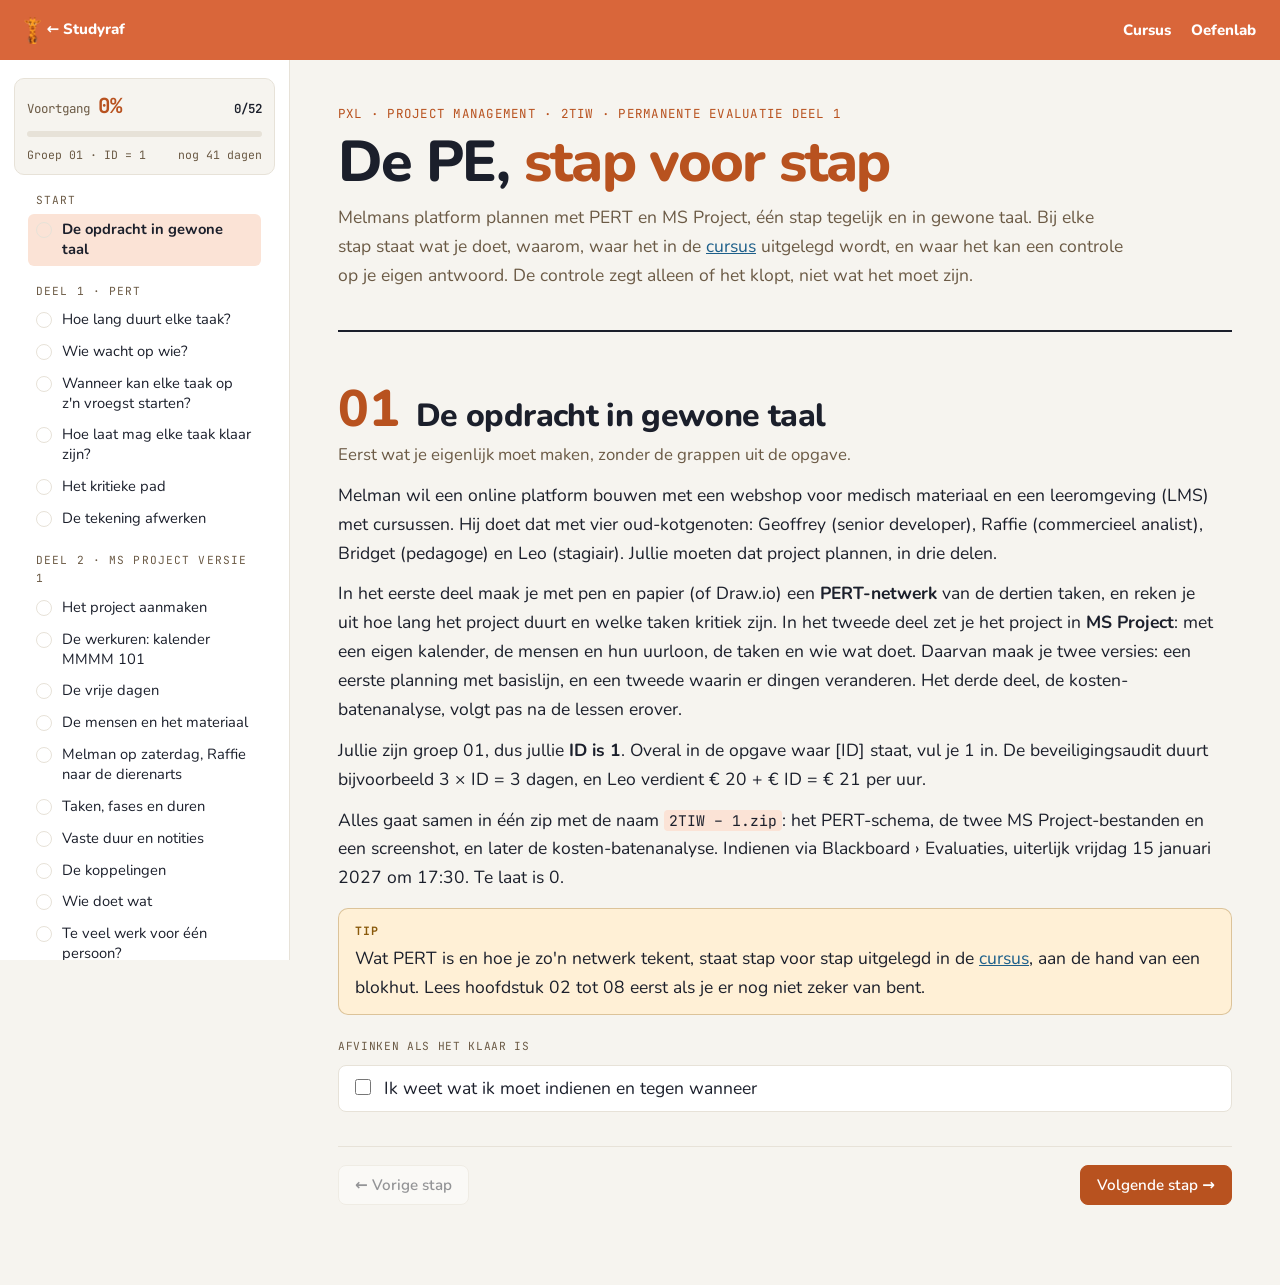
<file: vakken/project-management/stappenplan.html>
<!DOCTYPE html>
<html lang="nl">
<head>
<meta charset="utf-8">
<meta name="viewport" content="width=device-width, initial-scale=1">
<title>PE Project Management stappenplan · Studyraf</title>
<link rel="preconnect" href="https://fonts.googleapis.com">
<link rel="preconnect" href="https://fonts.gstatic.com" crossorigin>
<link rel="stylesheet" href="https://fonts.googleapis.com/css2?family=Bricolage+Grotesque:opsz,wght@12..96,500..800&family=Source+Sans+3:ital,wght@0,400;0,600;0,700;1,400&family=JetBrains+Mono:wght@400;600&display=swap">
<style>
/* Layout: sticky inhoudstafel links (desktop), leeskolom rechts. Zelfde opbouw als de .NET-, Java- en DevOps-cursus, met MS Project-groen als accent.
   Kleur codeert betekenis: blauw = begrip, groen = onthoud, oranje = oefening/vraag, paars = in MS Project, amber = tip, rood = let op / kritiek, grijs = aanvulling. */
:root{
  --bg:#f3f5f2; --surface:#ffffff; --ink:#18201a; --muted:#59645b; --line:#d8ded7;
  --leaf:#2f7330; --leaf-soft:#e3f0e1;
  --sky:#2361a6; --sky-soft:#e2ecf8;
  --java:#c0561a; --java-soft:#fbe9dd;
  --plum:#8a2f86; --plum-soft:#f6e4f4;
  --sun:#9a6b00; --sun-soft:#fbf1d4;
  --bad:#b32b2b; --bad-soft:#f9e1e1;
  --gray:#5f6365; --gray-soft:#eceeed;
  --ok:#1f7a45; --ok-soft:#dcf1e3;
  --f-display:"Bricolage Grotesque",ui-sans-serif,system-ui,sans-serif;
  --f-body:"Source Sans 3",ui-sans-serif,system-ui,sans-serif;
  --f-mono:"JetBrains Mono",ui-monospace,Menlo,Consolas,monospace;
  --accent:var(--leaf); --accent-soft:var(--leaf-soft); --crit:var(--bad); --font-mono:var(--f-mono);
  color-scheme:light;
}
@media (prefers-color-scheme:dark){:root:not([data-theme="light"]){
  --bg:#0f1410; --surface:#171e18; --ink:#e4ebe4; --muted:#9fab9f; --line:#2a352b;
  --leaf:#7fd07f; --leaf-soft:#1c2f1c; --sky:#7fb2ee; --sky-soft:#152840;
  --java:#f0925a; --java-soft:#3a2214; --plum:#e195dc; --plum-soft:#35192f;
  --sun:#e8bb4a; --sun-soft:#352a10; --bad:#f07b7b; --bad-soft:#3a1818;
  --gray:#aab0ac; --gray-soft:#212823; --ok:#6fcf93; --ok-soft:#163323; color-scheme:dark}}
:root[data-theme="dark"]{
  --bg:#0f1410; --surface:#171e18; --ink:#e4ebe4; --muted:#9fab9f; --line:#2a352b;
  --leaf:#7fd07f; --leaf-soft:#1c2f1c; --sky:#7fb2ee; --sky-soft:#152840;
  --java:#f0925a; --java-soft:#3a2214; --plum:#e195dc; --plum-soft:#35192f;
  --sun:#e8bb4a; --sun-soft:#352a10; --bad:#f07b7b; --bad-soft:#3a1818;
  --gray:#aab0ac; --gray-soft:#212823; --ok:#6fcf93; --ok-soft:#163323; color-scheme:dark}
*{box-sizing:border-box}
html{scroll-behavior:smooth}
@media (prefers-reduced-motion:reduce){html{scroll-behavior:auto}}
body{margin:0;background:var(--bg);color:var(--ink);font-family:var(--f-body);font-size:17.5px;line-height:1.65}
.shell{display:grid;grid-template-columns:290px minmax(0,1fr);min-height:100vh}
@media (max-width:900px){.shell{grid-template-columns:minmax(0,1fr)}}
aside.toc{position:sticky;top:0;align-self:start;height:100vh;overflow:auto;padding:18px 14px 28px;font-size:.92rem;background:var(--surface);border-right:1px solid var(--line)}
@media (max-width:900px){aside.toc{position:static;height:auto;border-right:0;border-bottom:1px solid var(--line);padding:12px 16px}}
.toc details{border:1px solid var(--line);border-radius:10px;background:var(--surface)}
.toc summary{cursor:pointer;padding:10px 14px;font-family:var(--f-display);font-weight:700}
@media (min-width:901px){.toc summary{display:none}.toc details{border:0;background:none}}
.toc ol{list-style:none;margin:0;padding:6px 10px 10px}
.toc li{margin:0}
.toc a{display:block;color:var(--ink);text-decoration:none;padding:4px 8px;border-radius:6px;line-height:1.35}
.toc a:hover{background:var(--leaf-soft)}
.toc a.ch{font-weight:700;margin-top:8px}
.toc a.ch .n{font-family:var(--f-mono);font-size:.78rem;color:var(--leaf);margin-right:6px}
.toc a.sub{color:var(--muted);padding-left:28px;font-size:.88rem}
.toc a.active{background:var(--leaf-soft);color:var(--ink)}
.toc .part{font-family:var(--f-mono);font-size:.7rem;letter-spacing:.1em;text-transform:uppercase;color:var(--muted);margin:16px 8px 2px}
main{min-width:0;max-width:1180px;padding:0 48px 80px}
@media (max-width:900px){main{padding:0 16px 60px}}
.hero{padding:44px 0 26px;border-bottom:2px solid var(--ink);margin-bottom:12px}
.hero .kick{font-family:var(--f-mono);font-size:.78rem;letter-spacing:.1em;text-transform:uppercase;color:var(--leaf)}
.hero h1{font-family:var(--f-display);font-weight:800;font-size:clamp(2.2rem,5vw,3.6rem);line-height:1.02;letter-spacing:-.03em;margin:8px 0 12px;text-wrap:balance}
.hero h1 span{color:var(--leaf)}
.hero p{max-width:72ch;color:var(--muted);margin:0 0 14px}
.legend{display:flex;flex-wrap:wrap;gap:8px;margin-top:14px}
.legend span{font-size:.82rem;padding:3px 10px;border-radius:999px;border:1px solid var(--line);background:var(--surface)}
.legend i{display:inline-block;width:9px;height:9px;border-radius:50%;margin-right:6px;vertical-align:middle}
section.chapter{padding-top:40px;scroll-margin-top:12px}
.chhead{display:flex;align-items:baseline;gap:16px;flex-wrap:wrap;margin-bottom:6px}
.chnum{font-family:var(--f-display);font-weight:800;font-size:3.2rem;line-height:1;color:var(--leaf);font-variant-numeric:tabular-nums}
h2{font-family:var(--f-display);font-weight:800;font-size:2rem;line-height:1.1;letter-spacing:-.02em;margin:0;text-wrap:balance}
h3{font-family:var(--f-display);font-weight:700;font-size:1.35rem;margin:34px 0 8px;text-wrap:balance;scroll-margin-top:16px}
h3 .sn{font-family:var(--f-mono);font-size:.8rem;color:var(--muted);margin-right:8px;font-weight:600}
h4{font-family:var(--f-display);font-weight:700;font-size:1.08rem;margin:22px 0 6px}
p{margin:0 0 12px;max-width:80ch}
.lead{color:var(--muted);font-size:1.05rem}
ul,ol{max-width:78ch;padding-left:22px;margin:4px 0 14px}
li{margin-bottom:4px}
strong{font-weight:700}
a{color:var(--sky)}
code{font-family:var(--f-mono);font-size:.84em;background:var(--leaf-soft);padding:1px 5px;border-radius:4px;overflow-wrap:anywhere}
.mono{font-family:var(--f-mono);font-size:.9em}
.goals{background:var(--surface);border:1px solid var(--line);border-radius:12px;padding:14px 18px;margin:14px 0}
.goals b{font-family:var(--f-mono);font-size:.74rem;letter-spacing:.08em;text-transform:uppercase;color:var(--leaf)}
.goals ul{margin:6px 0 0}
.box{border-radius:10px;padding:12px 16px;margin:16px 0;max-width:940px;border:1px solid transparent}
.box > b:first-child{display:block;font-family:var(--f-mono);font-size:.72rem;letter-spacing:.08em;text-transform:uppercase;margin-bottom:4px}
.box p:last-child,.box ul:last-child,.box ol:last-child{margin-bottom:0}
.box.idea{background:var(--sky-soft);border-color:color-mix(in srgb,var(--sky) 30%,transparent)} .box.idea>b:first-child{color:var(--sky)}
.box.tip{background:var(--sun-soft);border-color:color-mix(in srgb,var(--sun) 30%,transparent)} .box.tip>b:first-child{color:var(--sun)}
.box.warn{background:var(--bad-soft);border-color:color-mix(in srgb,var(--bad) 30%,transparent)} .box.warn>b:first-child{color:var(--bad)}
.box.ij{background:var(--plum-soft);border-color:color-mix(in srgb,var(--plum) 30%,transparent)} .box.ij>b:first-child{color:var(--plum)}
.box.keep{background:var(--leaf-soft);border-color:color-mix(in srgb,var(--leaf) 30%,transparent)} .box.keep>b:first-child{color:var(--leaf)}
.box.extra{background:var(--gray-soft);border-color:color-mix(in srgb,var(--gray) 30%,transparent)} .box.extra>b:first-child{color:var(--gray)}
.ex{border-left:4px solid var(--java);background:var(--surface);padding:10px 16px;border-radius:0 10px 10px 0;margin:16px 0;max-width:940px}
.ex > b:first-child{display:block;color:var(--java);font-family:var(--f-mono);font-size:.78rem;letter-spacing:.06em;text-transform:uppercase;margin-bottom:2px}
.ex p:last-child{margin-bottom:0}
.menu{display:block;font-family:var(--f-mono);font-size:.82rem;line-height:1.5;padding:7px 12px;margin:6px 0;max-width:940px;border-radius:8px;background:var(--plum-soft);border-left:4px solid var(--plum);overflow-wrap:anywhere}
.formula{display:inline-block;font-family:var(--f-mono);font-size:1.1rem;font-weight:600;background:var(--leaf-soft);border:2px solid var(--leaf);border-radius:10px;padding:12px 18px;margin:12px 0}
.srcline{font-family:var(--f-mono);font-size:.74rem;color:var(--muted);margin:14px 0 0;max-width:940px}
.srcline::before{content:"Bron · "}
.tablewrap{overflow-x:auto;margin:12px 0 16px;max-width:1000px;border:1px solid var(--line);border-radius:10px;background:var(--surface)}
table{border-collapse:collapse;width:100%;font-size:.94rem}
th,td{text-align:left;padding:8px 12px;border-bottom:1px solid var(--line);vertical-align:top}
th{font-family:var(--f-display);font-weight:700;background:var(--leaf-soft)}
tr:last-child td{border-bottom:0}
td.num,th.num{text-align:right;font-variant-numeric:tabular-nums;font-family:var(--f-mono);font-size:.88rem}
tr.crit td:first-child{color:var(--bad);font-weight:700}
.grid2{display:grid;grid-template-columns:repeat(auto-fit,minmax(240px,1fr));gap:10px;margin:14px 0;max-width:1000px}
.card{background:var(--surface);border:1px solid var(--line);border-radius:10px;padding:10px 14px}
.card h4{margin:0 0 4px;color:var(--leaf)}
.card p{font-size:.94rem;margin:0}
details{border:1px solid var(--line);border-radius:10px;background:var(--surface);margin:10px 0;max-width:1000px}
details summary{cursor:pointer;padding:9px 14px;font-weight:600}
details > div{padding:0 14px 12px}
figure{margin:16px 0;max-width:1000px}
.canvas{overflow-x:auto;border:1px solid var(--line);border-radius:10px;background:var(--surface);padding:10px}
.canvas svg{width:100%;height:auto;min-width:700px;display:block}
figcaption{font-size:.85rem;color:var(--muted);margin-top:6px}
svg text{font-family:var(--f-mono);fill:var(--ink)}
svg .node{fill:var(--surface);stroke:var(--ink);stroke-width:1.5}
svg .split{stroke:var(--ink);stroke-width:1}
svg .edge{stroke:var(--ink);stroke-width:1.5;fill:none}
svg .edge.crit{stroke:var(--bad);stroke-width:2.6}
svg .edge.dummy{stroke-dasharray:5 4}
svg .edge.align{stroke-dasharray:2 4}
svg .lbl{font-size:12px}
svg .lbl.crit{fill:var(--bad);font-weight:600}
svg .small{font-size:10.5px;fill:var(--muted)}
svg .grid{stroke:var(--line);stroke-width:1}
svg .bar{fill:var(--leaf)}
svg .bar.crit{fill:var(--bad)}
svg .slack{fill:none;stroke:var(--muted);stroke-dasharray:3 3}
svg .ms{fill:var(--ink)}
.ng{cursor:pointer}
.ng:focus{outline:none}
.ng:focus-visible circle.node, .ng.sel circle.node{stroke:var(--leaf);stroke-width:3}
.ng.ok circle.node{fill:var(--ok-soft)}
.ng.bad circle.node{fill:var(--bad-soft)}
svg text.v{font-size:11px}
svg text.v.ok{fill:var(--ok);font-weight:600}
svg text.v.bad{fill:var(--bad);font-weight:600}
.hit{stroke:transparent;stroke-width:16;cursor:pointer;fill:none}
.edge.mark{stroke:var(--bad);stroke-width:2.6}
svg text.lbl.mark{fill:var(--bad);font-weight:600}
.exr{border:1px solid var(--line);border-top:0;border-radius:0 0 10px 10px;background:var(--surface);padding:12px 14px;margin-top:-10px;display:flex;flex-direction:column;gap:10px}
.exr .row{display:flex;flex-wrap:wrap;gap:8px 14px;align-items:center}
.exr .hint{font-size:.9rem;color:var(--muted)}
.exr .hint b{color:var(--ink);font-weight:600}
input.cell{width:70px;padding:4px 8px;border:1px solid var(--line);border-radius:6px;background:var(--bg);color:var(--ink);text-align:right;font-family:var(--f-mono);font-size:.88rem}
input.cell.ok{border-color:var(--ok);background:var(--ok-soft)}
input.cell.bad{border-color:var(--bad);background:var(--bad-soft)}
.btn{padding:6px 12px;border-radius:8px;border:1px solid var(--line);background:var(--surface);color:var(--ink);cursor:pointer;font:600 .9rem var(--f-body)}
.btn:hover{border-color:var(--leaf)}
.btn.primary{background:var(--leaf);border-color:var(--leaf);color:var(--surface)}
.fb{font-size:.92rem;font-weight:600}
.fb.ok{color:var(--ok)} .fb.bad{color:var(--bad)}
.critbox{accent-color:var(--bad);width:16px;height:16px}
.xphud{border:1px solid var(--line);border-radius:10px;padding:10px 12px;margin:0 0 6px;background:var(--bg)}
.xphud .top{display:flex;align-items:baseline;gap:8px;font-family:var(--f-mono);font-size:.78rem;color:var(--muted)}
.xphud b{font-size:1.3rem;color:var(--leaf);font-variant-numeric:tabular-nums}
.xphud .rk{margin-left:auto;color:var(--ink);font-weight:600}
.xphud .xbar{height:6px;background:var(--line);border-radius:3px;margin-top:8px;overflow:hidden}
.xphud .xbar i{display:block;height:100%;width:0;background:var(--leaf);transition:width .4s}
@media (prefers-reduced-motion:reduce){.xphud .xbar i{transition:none}}
.toc a.ch.done::after{content:" ✓";color:var(--ok)}
.quiz{margin:34px 0 0;padding-top:18px;border-top:1px dashed var(--line);max-width:1000px}
.quiz > h3{margin-top:0}
.quiz .qmeta{font-family:var(--f-mono);font-size:.74rem;color:var(--muted);margin:-4px 0 12px}
.q{background:var(--surface);border:1px solid var(--line);border-left:5px solid var(--sky);border-radius:10px;padding:14px 16px;margin:0 0 12px;display:flex;flex-direction:column;gap:10px}
.q.solved{border-color:var(--ok);border-left-color:var(--ok)}
.q .badge{display:flex;gap:8px;align-items:center;font-family:var(--f-mono);font-size:.7rem;letter-spacing:.06em;text-transform:uppercase;color:var(--muted)}
.q .badge .ty{padding:2px 7px;border-radius:5px;background:var(--sky-soft);color:var(--sky)}
.q.solved .badge .st{color:var(--ok)}
.q .qt{font-weight:600;margin:0}
.opts{display:flex;flex-direction:column;gap:7px}
.opt{display:flex;gap:10px;align-items:flex-start;text-align:left;font:inherit;padding:9px 12px;border-radius:8px;border:1px solid var(--line);background:var(--bg);color:var(--ink);cursor:pointer;width:100%}
.opt .k{font-family:var(--f-mono);font-weight:700;color:var(--muted);flex:0 0 auto}
.opt[aria-pressed="true"]{border-color:var(--sky);background:var(--sky-soft)}
.opt.good{border-color:var(--ok);background:var(--ok-soft)}
.opt.wrong{border-color:var(--bad);background:var(--bad-soft)}
.opt:disabled{cursor:default}
.seqbox{display:grid;grid-template-columns:repeat(auto-fit,minmax(260px,1fr));gap:10px}
.pool,.seq{display:flex;flex-direction:column;gap:6px;min-height:46px;padding:8px;border:1px dashed var(--line);border-radius:8px}
.chip{font:inherit;font-size:.94rem;padding:7px 11px;border-radius:8px;border:1px solid var(--line);background:var(--bg);color:var(--ink);cursor:pointer;text-align:left}
.seq .chip{border-color:var(--sky);background:var(--sky-soft)}
.seq .chip .nr{font-family:var(--f-mono);font-weight:700;color:var(--sky);margin-right:8px}
.qlbl{font-family:var(--f-mono);font-size:.7rem;letter-spacing:.06em;text-transform:uppercase;color:var(--muted);margin-bottom:4px}
.qact{display:flex;flex-wrap:wrap;gap:10px;align-items:center}
.qfb{padding:10px 14px;border-radius:8px;font-size:.96rem}
.qfb.ok{background:var(--ok-soft);border-left:4px solid var(--ok)}
.qfb.bad{background:var(--bad-soft);border-left:4px solid var(--bad)}
.xpgain{font-family:var(--f-mono);font-size:.78rem;color:var(--ok);font-weight:700}
.foot{margin-top:60px;padding-top:18px;border-top:1px solid var(--line);color:var(--muted);font-size:.9rem}
:focus-visible{outline:3px solid var(--leaf);outline-offset:2px}

.lt{display:inline-block;min-width:1.6em;font-family:var(--f-mono);font-size:.78rem;font-weight:600;color:var(--leaf);background:var(--leaf-soft);border-radius:4px;padding:0 5px;margin-right:6px;text-align:center}
td.small-cell{font-size:.88rem;color:var(--muted)}
.row{display:flex;flex-wrap:wrap;gap:8px 12px;align-items:center;margin:12px 0}
input.cell.wide{width:130px;text-align:left}
.ticks{display:flex;flex-direction:column;gap:6px;margin:22px 0 0;max-width:940px}
.tick{display:flex;gap:10px;align-items:flex-start;cursor:pointer;padding:8px 12px;border-radius:8px;border:1px solid var(--line);background:var(--surface)}
.tick input{margin-top:5px;accent-color:var(--ok);width:16px;height:16px;flex:none}
.tick.checked{background:var(--ok-soft);border-color:transparent}
.pick{display:flex;flex-direction:column;gap:6px;max-width:700px;margin:12px 0}
.pick label{display:flex;align-items:center;gap:8px;padding:7px 12px;border:1px solid var(--line);border-radius:8px;cursor:pointer;background:var(--surface)}
.pick input{accent-color:var(--bad)}
.pick label.on{border-color:var(--bad);background:var(--bad-soft)}
.steps .group{font-family:var(--f-mono);font-size:.7rem;letter-spacing:.1em;text-transform:uppercase;color:var(--muted);margin:16px 8px 4px}
.steps button{display:flex;gap:10px;width:100%;text-align:left;background:none;border:0;padding:6px 8px;border-radius:6px;cursor:pointer;font:inherit;font-size:.92rem;color:var(--ink);align-items:flex-start;line-height:1.35}
.steps button:hover{background:var(--leaf-soft)}
.steps button.active{background:var(--leaf-soft);font-weight:700}
.steps .dot{flex:none;width:16px;height:16px;border-radius:50%;border:1.5px solid var(--line);margin-top:2px;display:grid;place-items:center;font-size:10px;color:transparent}
.steps .done .dot{background:var(--ok);border-color:var(--ok);color:#fff}
.steps .part .dot{border-color:var(--leaf);background:linear-gradient(90deg,var(--leaf) 50%,transparent 50%)}
.nextprev{display:flex;justify-content:space-between;gap:12px;margin-top:34px;padding-top:18px;border-top:1px solid var(--line);max-width:1000px}
.nextprev .btn{padding:9px 16px;font-size:.95rem}
.btn:disabled{opacity:.45;cursor:default}
.hud-meta{display:flex;justify-content:space-between;font-family:var(--f-mono);font-size:.72rem;color:var(--muted);margin-top:8px}
</style>
<style>
main{min-width:0}
.studyraf-balk{display:flex;align-items:center;justify-content:space-between;gap:12px;padding:10px 20px;background:#d9663a;font:800 15px Nunito,system-ui,sans-serif}
.studyraf-balk a{color:#fff;text-decoration:none;padding:6px 4px}
.studyraf-balk a:hover,.studyraf-balk a:focus-visible{text-decoration:underline}
.studyraf-balk img{height:28px;width:auto;vertical-align:middle;margin-right:6px}
</style>
<link rel="preconnect" href="https://fonts.googleapis.com">
<link href="https://fonts.googleapis.com/css2?family=Nunito:wght@500;600;700;800&display=swap" rel="stylesheet">
<link rel="stylesheet" href="../../css/thema-vak.css">
<link rel="icon" href="../../assets/raf/raf-neutral.png">
<script type="module" src="../../js/vak-guard.js"></script>

</head>
<body>
<div class="studyraf-balk" role="navigation" aria-label="Studyraf"><a href="../../index.html"><img src="../../assets/raf/raf-neutral.png" alt="">&larr; Studyraf</a><span><a href="./cursus.html">Cursus</a> &nbsp; <a href="./oefenlab.html">Oefenlab</a></span></div>
<div class="shell">
<aside class="toc" aria-label="Stappen">
  <div class="xphud" aria-live="polite"><div class="top"><span>Voortgang</span><b id="pct">0%</b><span class="rk" id="cnt"></span></div><div class="xbar"><i id="xbar"></i></div>
  <div class="hud-meta"><span>Groep 01 · ID = 1</span><span id="countdown"></span></div></div>
  <details open id="tocd"><summary>Stappen</summary><div class="steps" id="nav"></div></details>
</aside>
<main id="top">
<header class="hero">
  <div class="kick">PXL · Project Management · 2TIW · permanente evaluatie deel 1</div>
  <h1>De PE, <span>stap voor stap</span></h1>
  <p>Melmans platform plannen met PERT en MS Project, één stap tegelijk en in gewone taal. Bij elke stap staat wat je doet, waarom, waar het in de <a href="./cursus.html">cursus</a> uitgelegd wordt, en waar het kan een controle op je eigen antwoord. De controle zegt alleen of het klopt, niet wat het moet zijn.</p>
</header>
<section class="chapter" id="stap"></section>
</main>
</div>
<script>
/* ---------- Gegevens uit de opgave (groep 01, ID = 1) ---------- */
const ID = 1;
const COURSE = './cursus.html';
const C = (hash, label) => `<a href="${COURSE}#${hash}">${label}</a>`;
const TASKS = [
  {id:'A', name:'Business- & Compliance-analyse', pred:[], to:4, tl:10, tp:28},
  {id:'B', name:'Architectuur- & AI-ontwerp', pred:['A'], to:1, tl:2, tp:9},
  {id:'C', name:'Webshop & e-commerce ontwikkeling', pred:['B'], to:8, tl:11, tp:26},
  {id:'D', name:'Integratie AI-symptoomchecker', pred:['B'], to:4, tl:10, tp:28},
  {id:'E', name:'Ontwikkeling LMS', pred:['B'], to:6, tl:10, tp:14},
  {id:'F', name:'Community platform & netwerk hub', pred:['B'], to:4, tl:8, tp:12},
  {id:'G', name:'Integratie betalingssysteem', pred:['C'], to:1, tl:3, tp:5},
  {id:'H', name:'Productcatalogus & voorraadbeheer', pred:['C'], to:3, tl:11, tp:25},
  {id:'I', name:'Creatie medische & IT-cursussen', pred:['E'], to:2, tl:8, tp:20},
  {id:'J', name:'Beveiligingsaudit', pred:['D','G','I','F'], fixed:3*ID},
  {id:'K', name:'AI-carrièreadviseur module 2.0', pred:['I','F'], to:1, tl:8, tp:21},
  {id:'L', name:'User Acceptance Testing', pred:['J','H'], to:6, tl:7, tp:20},
  {id:'M', name:'Marketing & officiële go-live', pred:['K','L'], to:1, tl:2, tp:3},
];
const NAME = Object.fromEntries(TASKS.map(t => [t.id, t.name]));
const preds = t => t.pred.length ? t.pred.map(p => NAME[p]).join(', ') : 'meteen bij de start';
const predsL = t => t.pred.length ? t.pred.map(p => `<span class="lt">${p}</span>`).join('') : '<span style="color:var(--muted)">—</span>';
function pert(tasks){
  const te = {}, es = {}, ef = {}, lf = {}, ls = {};
  tasks.forEach(t => te[t.id] = t.fixed !== undefined ? t.fixed : (t.to + 4*t.tl + t.tp)/6);
  tasks.forEach(t => { es[t.id] = t.pred.length ? Math.max(...t.pred.map(p => ef[p])) : 0; ef[t.id] = es[t.id] + te[t.id]; });
  const end = Math.max(...tasks.map(t => ef[t.id]));
  [...tasks].reverse().forEach(t => { const succ = tasks.filter(s => s.pred.includes(t.id)); lf[t.id] = succ.length ? Math.min(...succ.map(s => ls[s.id])) : end; ls[t.id] = lf[t.id] - te[t.id]; });
  const slack = {}; tasks.forEach(t => slack[t.id] = ls[t.id] - es[t.id]);
  return {te, es, ef, lf, ls, slack, critical: tasks.filter(t => Math.abs(slack[t.id]) < 1e-9).map(t => t.id), end};
}
const P = pert(TASKS);
const MSP = [
  {k:'A', name:'Business- & Compliance-analyse', dur:P.te.A},
  {k:'B', name:'Architectuur- & AI-ontwerp', dur:P.te.B},
  {k:'E', name:'Ontwikkelen LMS-basisplatform', dur:P.te.E},
  {k:'F', name:'Ontwikkelen community platform', dur:P.te.F},
  {k:'I', name:'Creatie medische & IT-cursussen', dur:P.te.I},
  {k:'WS', name:'Ontwikkelen webshop', dur:26},
  {k:'EC', name:'Ontwikkelen e-commerce platform', dur:26},
  {k:'D', name:'Integratie AI-symptoomchecker', dur:P.te.D},
  {k:'G', name:'Integratie betalingssysteem', dur:P.te.G},
  {k:'H', name:'Productcatalogus & voorraadbeheer (duur met twee mensen)', dur:P.te.H/2},
  {k:'J', name:'Beveiligingsaudit', dur:P.te.J},
  {k:'K', name:'AI-carrièreadviseur module 2.0', dur:P.te.K},
  {k:'L', name:'User Acceptance Testing', dur:P.te.L},
  {k:'M', name:'Marketing & officiële go-live', dur:P.te.M},
];

/* ---------- Opslag ---------- */
const KEY = 'pe-pm-2tiw-g01-v2';
let S = {step:0, checks:{}, inputs:{}};
try { const raw = localStorage.getItem(KEY); if (raw) S = Object.assign(S, JSON.parse(raw)); } catch(e) {}
function save(){ try { localStorage.setItem(KEY, JSON.stringify(S)); } catch(e) {} }

/* ---------- Bouwstenen ---------- */
const num = v => { if (v === undefined || v === null) return NaN; const s = String(v).trim().replace(',', '.'); return s === '' ? NaN : Number(s); };
const eq = (a,b) => Math.abs(a-b) < 0.01;
const menu = s => `<span class="menu">${s}</span>`;
const think = (q, a) => `<div class="ex"><b>Denkvraag</b><p>${q}</p></div>` + (a ? `<details><summary>Antwoord</summary><div><p>${a}</p></div></details>` : '');
const keep = s => `<div class="box keep"><b>Onthoud</b><p>${s}</p></div>`;
const tip = s => `<div class="box tip"><b>Tip</b><p>${s}</p></div>`;
const warn = s => `<div class="box warn"><b>Let op</b><p>${s}</p></div>`;
const extra = s => `<div class="box extra"><b>Aanvulling</b><p>${s}</p></div>`;
const reveal = (t, b) => `<details><summary>${t}</summary><div>${b}</div></details>`;
const checkBtn = (set, label='Controleer') => `<div class="row"><button class="btn primary" data-action="check" data-set="${set}">${label}</button><span class="fb" id="fb-${set}"></span></div>`;
function chk(id, label){ const on = !!S.checks[id]; return `<label class="tick ${on?'checked':''}"><input type="checkbox" data-chk="${id}" ${on?'checked':''}> <span>${label}</span></label>`; }
const ticks = (...items) => `<div class="ticks"><div class="qlbl">Afvinken als het klaar is</div>${items.join('')}</div>`;
const fig = (id, vb, cap) => `<figure><div class="canvas"><svg id="${id}" viewBox="${vb}" role="img" aria-label="${cap}"></svg></div><figcaption>${cap}</figcaption></figure>`;

/* ---------- Stappen ---------- */
const STEPS = [
{group:'Start', title:'De opdracht in gewone taal', lead:'Eerst wat je eigenlijk moet maken, zonder de grappen uit de opgave.',
 body:() => `
 <p>Melman wil een online platform bouwen met een webshop voor medisch materiaal en een leeromgeving (LMS) met cursussen. Hij doet dat met vier oud-kotgenoten: Geoffrey (senior developer), Raffie (commercieel analist), Bridget (pedagoge) en Leo (stagiair). Jullie moeten dat project plannen, in drie delen.</p>
 <p>In het eerste deel maak je met pen en papier (of Draw.io) een <strong>PERT-netwerk</strong> van de dertien taken, en reken je uit hoe lang het project duurt en welke taken kritiek zijn. In het tweede deel zet je het project in <strong>MS Project</strong>: met een eigen kalender, de mensen en hun uurloon, de taken en wie wat doet. Daarvan maak je twee versies: een eerste planning met basislijn, en een tweede waarin er dingen veranderen. Het derde deel, de kosten-batenanalyse, volgt pas na de lessen erover.</p>
 <p>Jullie zijn groep 01, dus jullie <strong>ID is 1</strong>. Overal in de opgave waar [ID] staat, vul je 1 in. De beveiligingsaudit duurt bijvoorbeeld 3 × ID = 3 dagen, en Leo verdient € 20 + € ID = € 21 per uur.</p>
 <p>Alles gaat samen in één zip met de naam <code>2TIW – 1.zip</code>: het PERT-schema, de twee MS Project-bestanden en een screenshot, en later de kosten-batenanalyse. Indienen via Blackboard › Evaluaties, uiterlijk vrijdag 15 januari 2027 om 17:30. Te laat is 0.</p>
 ${tip(`Wat PERT is en hoe je zo'n netwerk tekent, staat stap voor stap uitgelegd in de ${C('voorbeeld','cursus')}, aan de hand van een blokhut. Lees hoofdstuk 02 tot 08 eerst als je er nog niet zeker van bent.`)}
 ${ticks(chk('s0a','Ik weet wat ik moet indienen en tegen wanneer'))}`},

/* ===== PERT ===== */
{group:'Deel 1 · PERT', title:'Hoe lang duurt elke taak?', lead:'Drie mensen schatten elke taak. Jij maakt daar één verwachte tijd van.',
 body:() => `
 <p>Melman, Raffie en Geoffrey hebben elke taak geschat. Raffie is onervaren en schat alles optimistisch in: dat is de optimistische schatting t<sub>o</sub>. Geoffrey heeft jaren ervaring en geeft de meest waarschijnlijke schatting t<sub>l</sub>. Melman is een pessimist: zijn schatting is t<sub>p</sub>. De opgave zet ze in de volgorde Raffie, Geoffrey, Melman. Daaruit reken je de verwachte tijd:</p>
 <div class="formula">te = (Raffie + 4 · Geoffrey + Melman) / 6</div>
 <p>Een voorbeeld dat niet in de opgave staat: schat Raffie 2 dagen, Geoffrey 4 en Melman 12, dan is te = (2 + 16 + 12) / 6 = 5 dagen. De beveiligingsaudit is de uitzondering: daar zegt de opgave dat ze 3 × ID dagen duurt en dat je de formule niet toepast. Uitleg in de cursus: ${C('tijd','hoofdstuk 05')}.</p>
 <div class="tablewrap"><table><thead><tr><th>Taak</th><th>Voorafgegaan door</th><th class="num">Raffie</th><th class="num">Geoffrey</th><th class="num">Melman</th><th class="num">Jouw te</th></tr></thead><tbody>
 ${TASKS.map(t => `<tr><td><span class="lt">${t.id}</span> ${t.name}</td><td class="small-cell">${predsL(t)}</td>${t.fixed!==undefined ? '<td class="num" colspan="3" style="text-align:center;color:var(--muted)">vast: 3 × ID</td>' : `<td class="num">${t.to}</td><td class="num">${t.tl}</td><td class="num">${t.tp}</td>`}<td class="num"><input class="cell" id="te-${t.id}" data-k="te-${t.id}" inputmode="decimal" aria-label="te ${t.name}"></td></tr>`).join('')}
 </tbody></table></div>
 ${checkBtn('te')}
 ${ticks(chk('p1a','Alle verwachte tijden zijn juist'))}`},

{group:'Deel 1 · PERT', title:'Wie wacht op wie?', lead:'Voor je tekent, lees je de kolom "voorafgegaan door" als een verhaal.',
 body:() => `
 <p>Dit is de tabel waarmee je tekent: elke taak met de taken die eraan voorafgaan, zoals in de opgave. De te vul je in met je uitkomst van de vorige stap.</p>
 <div class="tablewrap"><table><thead><tr><th>Taak</th><th>Voorafgegaan door</th><th class="num">Jouw te</th></tr></thead><tbody>
 ${TASKS.map(t => `<tr><td><span class="lt">${t.id}</span> ${t.name}</td><td class="small-cell">${predsL(t)}</td><td class="num">${S.inputs['te-'+t.id] ? String(S.inputs['te-'+t.id]) : '<span style="color:var(--muted)">nog niet ingevuld</span>'}</td></tr>`).join('')}
 </tbody></table></div>
 <p>Als verhaal gelezen: het project begint met de business- en compliance-analyse. Als die klaar is, maakt Geoffrey het architectuur- en AI-ontwerp. Na dat ontwerp kunnen vier dingen tegelijk starten: de webshop en e-commerce, de AI-symptoomchecker, het LMS en het community platform.</p>
 <p>Op het LMS volgen de medische en IT-cursussen. Op de webshop volgen twee dingen: het betalingssysteem en de productcatalogus met voorraadbeheer. De beveiligingsaudit wacht op vier taken: de symptoomchecker, het betalingssysteem, de cursussen en het community platform. De AI-carrièreadviseur wacht alleen op de cursussen en het community platform. De User Acceptance Testing wacht op de audit en de productcatalogus. Als laatste komt marketing en de officiële go-live, die wacht op de carrièreadviseur en de testing.</p>
 <p>Zo ziet het begin van je netwerk eruit. De duren laat ik weg; die zet je er zelf bij met je uitkomsten van de vorige stap.</p>
 ${fig('pe-f1','0 0 980 360','Het begin van het netwerk, met de letters uit de opgave. Onder elke cirkel staat welk moment ze voorstelt. Na B vertrekken C, D, E en F uit dezelfde cirkel.')}
 <h3>Het lastige stuk: de audit en de carrièreadviseur</h3>
 <p>De audit en de carrièreadviseur wachten allebei op de cursussen en het community platform, maar alleen de audit wacht ook op de symptoomchecker en het betalingssysteem. Dat is precies het geval waarvoor je een stippellijn met een 0 nodig hebt, net zoals bij de wanden en de deur van de blokhut (${C('nullijn','cursus, hoofdstuk 04')}).</p>
 <p>Laat je alle vier de taken in één cirkel eindigen en vertrekken de audit en de carrièreadviseur allebei uit die cirkel, dan staat er in je tekening dat de carrièreadviseur ook op de symptoomchecker en het betalingssysteem wacht. Dat staat niet in de opgave. Daarom geef je het moment "cursussen en community klaar" een eigen cirkel. Daaruit vertrekt de carrièreadviseur. De symptoomchecker en het betalingssysteem laat je eindigen in de cirkel waar de audit start, en vanuit "cursussen en community klaar" trek je een 0-lijn naar die auditcirkel.</p>
 <p>De rest is gewoon: de testing wacht op de audit en de productcatalogus, die samen in één cirkel mogen eindigen. Marketing wacht op de carrièreadviseur en de testing, die ook samen in één cirkel eindigen. Na marketing volgt één eindcirkel.</p>
 <div class="row">Hoeveel 0-lijnen heb je in totaal nodig? <input class="cell" id="dummies" data-k="dummies" inputmode="numeric" aria-label="Aantal 0-lijnen"><button class="btn" data-action="check" data-set="dummies">Controleer</button><span class="fb" id="fb-dummies"></span></div>
 ${think('Waarom mogen de audit en de productcatalogus wel samen in één cirkel eindigen, waaruit de testing vertrekt?','Omdat er maar één taak uit die cirkel vertrekt, de testing, en die wacht op allebei. Er is geen andere taak die maar op één van de twee wacht.')}
 ${ticks(chk('p2a','Elke taak is één pijl met haar naam (of letter) en haar te'), chk('p2b','Mijn netwerk heeft één start- en één eindcirkel'), chk('p2c','De 0-lijn staat erin, gestippeld met een 0'))}`},

{group:'Deel 1 · PERT', title:'Wanneer kan elke taak op z\'n vroegst starten?', lead:'De voorwaartse gang: van links naar rechts, en waar pijlen samenkomen neem je het grootste.',
 body:() => `
 <p>De startcirkel krijgt TE = 0. Voor elke volgende cirkel tel je bij elke binnenkomende pijl de TE van de vertrekcirkel op bij de duur van die taak. Komt er maar één pijl binnen, dan is dat de TE. Komen er meerdere binnen, dan neem je het grootste getal, want een moment is pas bereikt als alles wat erin aankomt klaar is. Uitleg in de cursus: ${C('vroegst','hoofdstuk 06')}.</p>
 <p>Let vooral op de cirkel waar de audit start. Daar komen de symptoomchecker, het betalingssysteem en de 0-lijn uit "cursussen en community klaar" binnen. De grootste van die drie wint. Een 0-lijn telt gewoon mee met duur 0.</p>
 <p>Vul hieronder per taak in wanneer ze op z'n vroegst kan starten. Dat is de TE van de cirkel waar haar pijl vertrekt.</p>
 <div class="tablewrap"><table><thead><tr><th>Taak</th><th>Wacht op</th><th class="num">Vroegste start</th></tr></thead><tbody>
 ${TASKS.map(t => `<tr><td><span class="lt">${t.id}</span> ${t.name}</td><td class="small-cell">${preds(t)}</td><td class="num"><input class="cell" id="es-${t.id}" data-k="es-${t.id}" inputmode="decimal" aria-label="Vroegste start ${t.name}"></td></tr>`).join('')}
 </tbody></table></div>
 <div class="row">Doorlooptijd van het hele project (TE van de eindcirkel): <input class="cell" id="end" data-k="end" inputmode="decimal" aria-label="Doorlooptijd"> dagen</div>
 ${checkBtn('es')}
 ${ticks(chk('p3a','TE staat rechtsboven in elke cirkel van mijn tekening'))}`},

{group:'Deel 1 · PERT', title:'Hoe laat mag elke taak klaar zijn?', lead:'De achterwaartse gang: van rechts naar links, en waar pijlen vertrekken neem je het kleinste.',
 body:() => `
 <p>De eindcirkel krijgt TL = TE: je wil niet later klaar zijn dan nodig. Voor elke cirkel daarvoor kijk je naar de pijlen die eruit vertrekken: TL van de aankomstcirkel min de duur van die taak. Vertrekken er meerdere, dan neem je het kleinste, want het strengste vervolg beslist. Uitleg in de cursus: ${C('laatst','hoofdstuk 07')}.</p>
 <p>Uit "cursussen en community klaar" vertrekken twee dingen: de carrièreadviseur en de 0-lijn naar de auditcirkel. Reken ze allebei uit en neem het kleinste. Daarna bereken je per taak de speling: hoeveel ze mag uitlopen zonder dat het project later klaar is.</p>
 <div class="formula">speling = TL(aankomstcirkel) − vroegste start − te</div>
 <div class="tablewrap"><table><thead><tr><th>Taak</th><th class="num">Uiterlijk klaar (TL aankomst)</th><th class="num">Speling</th></tr></thead><tbody>
 ${TASKS.map(t => `<tr><td><span class="lt">${t.id}</span> ${t.name}</td><td class="num"><input class="cell" id="lf-${t.id}" data-k="lf-${t.id}" inputmode="decimal" aria-label="TL ${t.name}"></td><td class="num"><input class="cell" id="sl-${t.id}" data-k="sl-${t.id}" inputmode="decimal" aria-label="Speling ${t.name}"></td></tr>`).join('')}
 </tbody></table></div>
 ${checkBtn('lf')}
 ${ticks(chk('p4a','TL staat rechtsonder in elke cirkel van mijn tekening'))}`},

{group:'Deel 1 · PERT', title:'Het kritieke pad', lead:'De taken met speling 0 bepalen hoe lang het hele project duurt.',
 body:() => `
 <p>Het kritieke pad is de langste weg van begin tot einde. Elke dag vertraging op dat pad is een dag later opleveren. Je vindt het door de taken met speling 0 te zoeken en na te gaan dat ze een doorlopende weg vormen. Tel hun te's op: dat moet je doorlooptijd uitkomen. Uitleg: ${C('kritiek','cursus, hoofdstuk 08')}.</p>
 <p>Vink de taken aan die op het kritieke pad liggen.</p>
 <div class="pick">${TASKS.map(t => `<label class="${S.inputs['cp-'+t.id]?'on':''}"><input type="checkbox" id="cp-${t.id}" data-k="cp-${t.id}"> <span class="lt">${t.id}</span> ${t.name}</label>`).join('')}</div>
 ${checkBtn('cp')}
 ${think('Melman wil het project een week sneller. Raffie stelt voor om het community platform sneller te bouwen. Helpt dat?','Alleen als het community platform op het kritieke pad ligt. Kijk naar de speling die je in de vorige stap berekende: heeft het community platform speling, dan levert sneller bouwen niets op.')}
 ${ticks(chk('p5a','Het kritieke pad is in kleur of dikker aangeduid in mijn tekening'))}`},

{group:'Deel 1 · PERT', title:'De tekening afwerken', lead:'De tool mag je kiezen: Visio, Draw.io, Paint of pen en papier.',
 body:() => `
 <p>De opgave vraagt drie dingen in je tekening: de activiteiten, en bij elke cirkel de TE en de TL. Gebruik de notatie uit de cursus: in elke cirkel links een nummer (in Romeinse cijfers), rechtsboven TE en rechtsonder TL. Bij elke pijl zet je de naam of de letter van de taak en haar te. Duid het kritieke pad aan met een kleur of een dikkere lijn, en zet de doorlooptijd ergens duidelijk op het blad. Een kleine legende (wat is rood, wat is de stippellijn) maakt het af.</p>
 <p>Werk je in Draw.io, dan moet het .drawio-bestand mee in de zip, naast een PDF of afbeelding van de tekening.</p>
 ${ticks(chk('p6a','Activiteiten, TE en TL staan bij elke cirkel'), chk('p6b','Kritiek pad en doorlooptijd staan erop'), chk('p6c','Opgeslagen als PDF of afbeelding, plus het .drawio-bestand'))}`},

/* ===== MS PROJECT v1 ===== */
{group:'Deel 2 · MS Project versie 1', title:'Het project aanmaken', lead:'Leo maakt een nieuw project aan dat start op maandag 4 januari 2027.',
 body:() => `
 <p>Maak een leeg project en geef het de titel "Melmans MMM 1". In de projectgegevens zet je de begindatum op maandag 4 januari 2027, met "Plannen vanaf: Begindatum project". Zet in de opties dat nieuwe taken automatisch gepland worden; de opgave vraagt dat voor alle taken. Bij handmatig gepland rekent Project niets uit, en dan klopt je planning niet. Zet ook de projectsamenvattingstaak aan, zodat je bovenaan de totale duur en kost van het project ziet. Uitleg: ${C('msp-start','cursus, hoofdstuk 11')}.</p>
 ${menu('Bestand › Nieuw › Leeg project')}
 ${menu('Project › Projectgegevens (Project Information) › Begindatum: ma 04-01-2027 · Plannen vanaf: Begindatum project')}
 ${menu('Bestand › Info › Projectgegevens › Geavanceerde eigenschappen › Titel: Melmans MMM 1')}
 ${menu('Bestand › Opties › Planning › Nieuwe taken gemaakt: Automatisch gepland')}
 ${menu('Opmaak › vinkje Projectsamenvattingstaak (Project Summary Task)')}
 ${ticks(chk('m1a','Titel "Melmans MMM 1" en begindatum 04-01-2027'), chk('m1b','Taken worden automatisch gepland'), chk('m1c','Opgeslagen als versie 1 (.mpp)'))}`},

{group:'Deel 2 · MS Project versie 1', title:'De werkuren: kalender MMMM 101', lead:'Iedereen werkt volgens dezelfde nieuwe basiskalender.',
 body:() => `
 <p>De opgave noemt de kalender "MMMM [100 + ID]", dus voor jullie "MMMM 101". Van maandag tot donderdag start iedereen om 8:00 en stopt om 16:30, met pauze van 12:00 tot 12:30. Op vrijdag begint iedereen een uur vroeger en stopt ook een uur vroeger, met dezelfde pauze: dus van 7:00 tot 15:30. In Project maak je een nieuwe kalender als kopie van Standaard, en in de werkweek zet je per dag twee tijdsblokken: één voor en één na de pauze. Uitleg: ${C('msp-kal','cursus, hoofdstuk 14')}.</p>
 ${menu('Project › Werktijd wijzigen (Change Working Time) › Nieuwe kalender maken › Naam: MMMM 101 · Kopie maken van: Standaard')}
 ${menu('Tab Werkweken › [Standaard] › Details › dagen selecteren › Dagen op deze specifieke werktijden instellen')}
 <div class="row">Werkuren op maandag tot donderdag: <input class="cell" id="hmd" data-k="hmd" inputmode="decimal" aria-label="Uren maandag tot donderdag"> &nbsp; op vrijdag: <input class="cell" id="hvr" data-k="hvr" inputmode="decimal" aria-label="Uren vrijdag"><button class="btn" data-action="check" data-set="hours">Controleer</button><span class="fb" id="fb-hours"></span></div>
 ${think('Bij Bestand › Opties › Planning staan "Uren per dag" en "Uren per week". Kloppen die nog met jouw kalender?','Ja: 8 uur per dag en 40 per week, want ook de vrijdag telt 8 werkuren. Klopt dat niet met je kalender, dan duurt een "dag" in je planning langer of korter dan een echte werkdag.')}
 ${ticks(chk('m2a','Maandag tot donderdag en vrijdag ingesteld, met pauze 12:00–12:30'), chk('m2b','Opties voor uren per dag en per week nagekeken'))}`},

{group:'Deel 2 · MS Project versie 1', title:'De vrije dagen', lead:'Het team werkt niet in de krokus- en paasvakantie, op de Dag van de Arbeid en op Hemelvaart.',
 body:() => `
 <p>Die vrije dagen gelden voor iedereen, dus je zet ze als uitzonderingen in de kalender MMMM 101. De opgave zegt "volgens de Vlaamse schoolvakanties". Volgens vlaanderen.be is de krokusvakantie van maandag 8 tot zondag 14 februari 2027 en de paasvakantie van maandag 29 maart tot zondag 11 april 2027. De Dag van de Arbeid is 1 mei, en Hemelvaart is donderdag 6 mei 2027. Er staat "zonder brugdag", dus vrijdag 7 mei is een gewone werkdag.</p>
 ${menu('Project › Werktijd wijzigen › kalender MMMM 101 › tab Uitzonderingen (Exceptions) › naam · begin · einde')}
 <p class="srcline">vlaanderen.be, Schoolvakanties 2026–2027</p>
 ${think('1 mei 2027 valt op een zaterdag. Voor wie in het team maakt dat nog iets uit?','Voor Melman, want hij werkt ook op zaterdag (volgende stappen). Voor de anderen is zaterdag sowieso vrij. Kijk later in Melmans kalender na of 1 mei bij hem vrij is.')}
 ${ticks(chk('m3a','Krokus- en paasvakantie als uitzondering'), chk('m3b','1 mei en Hemelvaart als uitzondering'))}`},

{group:'Deel 2 · MS Project versie 1', title:'De mensen en het materiaal', lead:'In het resourceblad komen vijf werkresources en drie materiaalresources.',
 body:() => `
 <p>Het team bestaat uit Melman (€ 80 per uur), Geoffrey (€ 75), Raffie (€ 65), Bridget (€ 70) en Leo, die € 20 + € ID verdient. Dat zijn werkresources, en ze krijgen allemaal MMMM 101 als basiskalender. Daarnaast gebruikt het team drie dingen die eenmalig betaald worden: een licentie voor het audit test platform (€ 2.500), een Databricks AI-agent system (€ 4.000) en een QA test-environment (€ 1.200). Dat zijn materiaalresources. De opgave zegt dat die kosten bij het begin van de taak toenemen: dat is de kolom Toerekenen, op "Begin". Uitleg: ${C('msp-res','cursus, hoofdstuk 15')}.</p>
 ${menu('Beeld › Resourceblad (Resource Sheet)')}
 <div class="row">Uurloon van Leo: € <input class="cell" id="leo" data-k="leo" inputmode="decimal" aria-label="Uurloon Leo"><button class="btn" data-action="check" data-set="leo">Controleer</button><span class="fb" id="fb-leo"></span></div>
 ${ticks(chk('m4a','Acht resources met het juiste type en tarief'), chk('m4b','Toerekenen op Begin voor de drie materialen'), chk('m4c','Werkresources op basiskalender MMMM 101'))}`},

{group:'Deel 2 · MS Project versie 1', title:'Melman op zaterdag, Raffie naar de dierenarts', lead:'Twee persoonlijke uitzonderingen, in de eigen kalender van elke persoon.',
 body:() => `
 <p>Melman werkt, naast de gewone dagen, ook op zaterdag van 9:00 tot 13:00. Dat zet je in zijn eigen resourcekalender als extra werkweek-detail voor de zaterdag. Raffie neemt ID dag(en) extra vakantie vanaf 1 maart voor zijn jaarlijkse check-up bij de dierenarts. Dat is een uitzondering in zijn resourcekalender.</p>
 ${menu('Resourceblad › dubbelklik de resource › Werktijd wijzigen')}
 <div class="row">Raffie is vrij op <input class="cell wide" id="raf" data-k="raf" placeholder="dd-mm-jjjj" aria-label="Vrije dag Raffie"> gedurende <input class="cell" id="rafn" data-k="rafn" inputmode="numeric" aria-label="Aantal dagen"> dag(en) <button class="btn" data-action="check" data-set="raf">Controleer</button><span class="fb" id="fb-raf"></span></div>
 ${think('Open Melmans kalender en klik op zaterdag 1 mei 2027. Werkt hij die dag?','Kijk het na: een uitzondering in de basiskalender gaat normaal voor op een werkweek. Staat 1 mei bij hem toch als werkdag, zet de uitzondering dan ook in zijn eigen kalender.')}
 ${ticks(chk('m5a','Melman werkt op zaterdag van 9:00 tot 13:00'), chk('m5b','Raffie heeft zijn vrije dag'), chk('m5c','1 mei bij Melman nagekeken'))}`},

{group:'Deel 2 · MS Project versie 1', title:'Taken, fases en duren', lead:'De opgave beschrijft de planning als een verhaal. Daar haal je de fases en duren uit.',
 body:() => `
 <p>Het project heeft drie fases. De <strong>analysefase</strong> bestaat uit de business- en compliance-analyse en daarna het architectuur- en AI-ontwerp. De <strong>Basis LMS-fase</strong> heeft het LMS-basisplatform (Bridget), het community platform (Leo) en daarna de medische en IT-cursussen (Bridget). De <strong>Basis webshop-fase</strong> heeft de webshop (Melman) en het e-commerce platform (Geoffrey), de AI-symptoomchecker (Raffie), het betalingssysteem (Melman), de productcatalogus (Geoffrey en Raffie) en de beveiligingsaudit (Melman). Daarna volgen nog drie taken: de AI-carrièreadviseur, de User Acceptance Testing en marketing en go-live. Elke fase sluit je af met een mijlpaal (duur 0d). Uitleg: ${C('msp-taken','cursus, hoofdstuk 12')}.</p>
 <p>De duren komen uit je PERT-berekening, met drie uitzonderingen die in de tekst staan. De webshop en het e-commerce platform duren elk zo lang als Melman (pessimistisch) voor de webshop schatte. De productcatalogus is met twee mensen in de helft van de tijd klaar. En de taken die niet in het PERT-schema staan (webshop en e-commerce apart) haal je uit die zin in de opgave.</p>
 <div class="tablewrap"><table><thead><tr><th>Taak in MS Project</th><th class="num">Duur (dagen)</th></tr></thead><tbody>
 ${MSP.map(m => `<tr><td>${m.name}</td><td class="num"><input class="cell" id="d-${m.k}" data-k="d-${m.k}" inputmode="decimal" aria-label="Duur ${m.name}"></td></tr>`).join('')}
 </tbody></table></div>
 ${checkBtn('dur','Controleer duren')}
 ${think('Bij de productcatalogus: typ je meteen de halve duur, of laat je Project dat doen door eerst Geoffrey toe te wijzen en daarna Raffie toe te voegen? Wat is het verschil in werk?','Allebei geven ze dezelfde duur. Via inspanningsgestuurd plannen blijft het werk gelijk en ziet de docent dat je het mechanisme kent. Zet in een notitie welke manier je koos.')}
 ${menu('Taak › Taak laten inspringen (Indent Task)')}
 ${ticks(chk('m6a','Fases als samenvattingstaken'), chk('m6b','Een mijlpaal na elke fase en op het einde'), chk('m6c','Alle duren ingevuld'))}`},

{group:'Deel 2 · MS Project versie 1', title:'Vaste duur en notities', lead:'Twee taken duren even lang, hoeveel mensen er ook aan werken.',
 body:() => `
 <p>De opgave noemt de business- en compliance-analyse een taak met vaste duur: Melman, Geoffrey en Raffie werken er samen aan, maar ze duurt daardoor niet korter. Hetzelfde geldt voor de User Acceptance Testing: "zal niet sneller afgelopen zijn met twee giraffen". Voor die twee zet je het taaktype op vaste duur. Uitleg: ${C('msp-type','cursus, hoofdstuk 16')}.</p>
 ${menu('Dubbelklik taak › Taakinformatie › Geavanceerd › Taaktype: Vaste duur (Fixed Duration)')}
 <p>De opgave vraagt ook om notities bij onzekere keuzes. Denk aan de plekken waar de tekst iets openlaat of afwijkt van het PERT-schema. In het PERT-schema wacht de audit op de symptoomchecker, maar in de tekst voor MS Project staat de symptoomchecker niet bij de voorwaarden van de audit. Ook de duur van de webshop, de halvering van de productcatalogus en de vaste drie dagen voor de audit verdienen een korte uitleg.</p>
 ${menu('Taakinformatie › tab Notities')}
 ${ticks(chk('m7a','Vaste duur bij de analyse en bij de testing'), chk('m7b','Notities bij de onzekere keuzes'))}`},

{group:'Deel 2 · MS Project versie 1', title:'De koppelingen', lead:'Leg vast wie op wie wacht, zoals de tekst van de opgave het beschrijft.',
 body:() => `
 <p>In de kolom Voorgaande taken typ je bij elke taak het nummer van de taken waarop ze wacht. Waar een hele fase klaar moet zijn ("zodra alle deliverables van de fase opgeleverd worden"), koppel je aan de mijlpaal van die fase. Zo hoef je, als er later een taak bijkomt, alleen die nieuwe taak aan de mijlpaal te koppelen. Uitleg: ${C('msp-koppel','cursus, hoofdstuk 13')}.</p>
 ${menu('Kolom Voorgaande taken (Predecessors) · of Taak › Taken koppelen (Link Tasks)')}
 ${reveal('Vergelijk pas nadat je zelf gekoppeld hebt', `<p>Het ontwerp wacht op de analyse, en de mijlpaal "einde analyse" op het ontwerp. Het LMS-basisplatform, het community platform, de webshop, het e-commerce platform en de symptoomchecker wachten op die mijlpaal. De cursussen wachten op het LMS-basisplatform, en de mijlpaal "einde LMS" op de cursussen en het community platform. Het betalingssysteem en de productcatalogus wachten op de webshop en het e-commerce platform. De audit wacht op de mijlpaal "einde LMS", het betalingssysteem en de productcatalogus, en de mijlpaal "einde webshop" op de audit (of je de symptoomchecker daar ook aan koppelt, kies je zelf en zet je in een notitie). De carrièreadviseur wacht op "einde LMS", de testing op "einde webshop", marketing op de carrièreadviseur en de testing, en de eindmijlpaal op marketing.</p>`)}
 ${ticks(chk('m8a','Alle koppelingen liggen'), chk('m8b','Geen taak zonder opvolger, behalve het einde'))}`},

{group:'Deel 2 · MS Project versie 1', title:'Wie doet wat', lead:'Wijs de mensen en het materiaal toe zoals de tekst het beschrijft.',
 body:() => `
 <p>Je wijst resources toe in het venster Resources toewijzen. Bij materiaal geef je het aantal eenheden op: telkens één licentie of één systeem. Raffie werkt aan de symptoomchecker met één Databricks AI-agent system, Melman doet de audit met één audit test platform licentie, en Melman en Bridget doen de testing met één QA test-environment. Uitleg: ${C('msp-type','cursus, hoofdstuk 16')}.</p>
 ${menu('Taak › Resources toewijzen (Assign Resources, Alt+F10)')}
 ${reveal('Controlelijst van de toewijzingen', `<p>De analyse: Melman, Geoffrey en Raffie. Het ontwerp: Geoffrey. Het LMS-basisplatform en de cursussen: Bridget. Het community platform: Leo. De webshop: Melman. Het e-commerce platform: Geoffrey. De symptoomchecker: Raffie met één Databricks AI-agent system. Het betalingssysteem: Melman. De productcatalogus: Geoffrey en Raffie. De audit: Melman met één audit test platform licentie. De carrièreadviseur: Geoffrey. De testing: Melman en Bridget met één QA test-environment. Marketing en go-live: Raffie.</p>`)}
 ${ticks(chk('m9a','Elke taak heeft resources'), chk('m9b','Materialen met 1 eenheid'))}`},

{group:'Deel 2 · MS Project versie 1', title:'Te veel werk voor één persoon?', lead:'Kijk of iemand op twee plaatsen tegelijk moet zijn.',
 body:() => `
 <p>Een overbelaste resource staat in het rood. In Resourcegebruik zie je per dag hoeveel uur iemand moet werken. Uitleg: ${C('msp-over','cursus, hoofdstuk 17')}.</p>
 ${menu('Beeld › Resourcegebruik (Resource Usage) · Resource › Teamplanner · Resource › Herverdelen (Level)')}
 ${think('Geoffrey bouwt het e-commerce platform en begint aan de carrièreadviseur zodra de LMS-fase klaar is. Hoe lang duurt de LMS-fase, en hoe lang het e-commerce platform? Overlappen die twee?','Tel het na in je planning. Overlappen ze, dan is Geoffrey overbelast en moet je kiezen: herverdelen (de einddatum schuift op) of iemand anders inzetten (extra kosten). Leg je keuze uit in een notitie.')}
 ${ticks(chk('m10a','Overbelasting bekeken en een keuze gemaakt'), chk('m10b','Keuze uitgelegd in een notitie'))}`},

{group:'Deel 2 · MS Project versie 1', title:'Het kritieke pad tonen en de basislijn instellen', lead:'Daarna is versie 1 klaar.',
 body:() => `
 <p>Zet de kritieke taken aan, zodat ze rood kleuren. Het kritieke pad in Project kan anders lopen dan in je PERT-schema: de webshop duurt hier langer, de productcatalogus korter, en Project houdt rekening met de vakanties. Dat is geen fout. Daarna stel je de basislijn in voor het hele project: een foto van je planning waarmee versie 2 vergeleken wordt. Uitleg: ${C('msp-base','cursus, hoofdstuk 19')}.</p>
 ${menu('Opmaak › vinkje Kritieke taken (Critical Tasks)')}
 ${menu('Project › Basislijn instellen › Basislijn instellen › Basislijn · Voor: Volledig project')}
 ${warn('Geef alle kosten in vóór je de basislijn instelt. Een kost die je daarna toevoegt, verschijnt als afwijking.')}
 ${ticks(chk('m11a','Kritieke taken zijn rood'), chk('m11b','Basislijn ingesteld voor het volledige project'), chk('m11c','Versie 1 opgeslagen'))}`},

/* ===== MS PROJECT v2 ===== */
{group:'Deel 2 · MS Project versie 2', title:'Een kopie maken', lead:'Versie 2 is een apart bestand. Werk niet verder in versie 1.',
 body:() => `
 <p>Sla versie 1 op onder een nieuwe naam, bijvoorbeeld "Melmans MMM 1 - versie 2". Alles wat volgt, doe je in die kopie. De docent wil beide bestanden zien.</p>
 ${menu('Bestand › Opslaan als › Melmans MMM 1 - versie 2.mpp')}
 ${ticks(chk('v1a','Versie 2 is een apart bestand'))}`},

{group:'Deel 2 · MS Project versie 2', title:'Een extra teamlid voor de cursussen', lead:'De opgave vraagt een extra beschikbaar teamlid bij de medische en IT-cursussen, met een notitie over je keuze.',
 body:() => `
 <p>Kijk eerst wie er tijdens de cursussen vrij is. In de Teamplanner of in Resourcegebruik zie je wie er op die dagen geen werk heeft. Vergelijk ook hun uurloon. Wijs daarna één extra persoon toe en schrijf in een notitie bij de taak wie je koos, waarom, wat het effect is op de planning, welke problemen het geeft en hoe je die zou oplossen.</p>
 ${menu('Resource › Teamplanner · of Beeld › Resourcegebruik')}
 ${think('Liggen de cursussen op het kritieke pad van je planning? Wat levert het dan op voor de einddatum als ze korter duren?','Kijk naar je eigen kritieke pad. Liggen de cursussen er niet op, dan wordt het project er niet korter van, maar wel duurder. Dat hoort in je notitie.')}
 ${think('Als de LMS-fase vroeger klaar is, start de carrièreadviseur ook vroeger. Wat betekent dat voor Geoffrey?','Hij kan nog meer overlappen met het e-commerce platform. Kijk na of zijn overbelasting groter wordt.')}
 ${ticks(chk('v2a','Extra persoon toegewezen'), chk('v2b','Notitie: wie, waarom, impact, problemen en oplossing'))}`},

{group:'Deel 2 · MS Project versie 2', title:'Marketing duurt 5 dagen langer', lead:'De laatste taak, marketing en go-live, krijgt 5 dagen extra.',
 body:() => `
 <p>Verhoog de duur van marketing en go-live met 5 dagen. Raffie doet die taak alleen. Omdat de basislijn nog de oude duur heeft, zie je straks een kostenafwijking op die taak. Reken eerst zelf uit hoeveel dat moet zijn: vijf werkdagen van 8 uur, aan het uurloon van Raffie.</p>
 <div class="row">Nieuwe duur: <input class="cell" id="mnew" data-k="mnew" inputmode="decimal" aria-label="Nieuwe duur"> dagen <button class="btn" data-action="check" data-set="mnew">Controleer</button><span class="fb" id="fb-mnew"></span></div>
 <div class="row">Verwachte kostenafwijking: € <input class="cell" id="var" data-k="var" inputmode="decimal" aria-label="Kostenafwijking"><button class="btn" data-action="check" data-set="var">Controleer</button><span class="fb" id="fb-var"></span></div>
 ${ticks(chk('v3a','Duur van marketing verhoogd met 5 dagen'))}`},

{group:'Deel 2 · MS Project versie 2', title:'Bijwerken tot 31 januari', lead:'Je doet alsof alles tot en met 31 januari 2027 volgens plan liep.',
 body:() => `
 <p>Met "Project bijwerken" laat je Project alle werk tot een datum als voltooid beschouwen. Taken die helemaal voor die datum vallen, staan dan op 100%; taken die erover lopen, krijgen een deel. Uitleg: ${C('msp-voortgang','cursus, hoofdstuk 20')}.</p>
 ${menu('Project › Project bijwerken (Update Project) › Werk bijwerken als voltooid tot en met: 31-01-2027 · Volledig project')}
 ${think('31 januari 2027 is een zondag. Welke taken zijn dan volledig klaar, en welke maar half?','Kijk naar de donkere voortgangsstroken in je Gantt. De analyse en het ontwerp zouden klaar moeten zijn; wat daarna komt, is deels of nog niet begonnen.')}
 ${ticks(chk('v4a','Project bijgewerkt tot 31-01-2027'))}`},

{group:'Deel 2 · MS Project versie 2', title:'De vergelijkende Gantt en de screenshot', lead:'Toon het verschil met de basislijn, maak de kostenafwijking geel en neem een screenshot.',
 body:() => `
 <p>Open de Vergelijkende Gantt (Tracking Gantt): onder elke balk staat dan een grijze balk met de basislijn. Zet de tabel op Kosten, zodat je per taak de basislijnkost, de totale kost en de afwijking ziet. Selecteer de cel "Afwijking" van marketing en go-live en geef ze een gele achtergrond. Zoom in op het volledige project en neem een screenshot. Klopt het bedrag met wat je in de vorige stap uitrekende? Uitleg: ${C('msp-kost','cursus, hoofdstuk 21')}.</p>
 ${menu('Beeld › Gantt-diagram ▾ › Vergelijkende Gantt (Tracking Gantt)')}
 ${menu('Beeld › Tabellen › Kosten (Cost)')}
 ${menu('Cel Afwijking selecteren › Taak › Achtergrondkleur (Background Color) › geel')}
 ${menu('Beeld › Zoomen › Volledig project (Entire Project) · screenshot met Windows + Shift + S')}
 ${ticks(chk('v5a','Vergelijkende Gantt met tabel Kosten'), chk('v5b','Afwijking van marketing in het geel'), chk('v5c','Ingezoomd op het volledige project en screenshot gemaakt'))}`},

/* ===== OPLEVERING ===== */
{group:'Oplevering', title:'Inpakken en indienen', lead:'Eén zip, via Blackboard, uiterlijk vrijdag 15 januari 2027 om 17:30.',
 body:() => `
 <p>De zip heet <code>2TIW – 1.zip</code>. Daarin steken het PERT-schema met doorlooptijd en kritiek pad (en het .drawio-bestand als je Draw.io gebruikte), "Melmans MMM 1 - versie 1.mpp", "Melmans MMM 1 - versie 2.mpp", de screenshot van de vergelijkende Gantt, en later de kosten-batenanalyse uit deel 2 van de opgave. Je dient in onder Blackboard › Evaluaties. Te laat ingediend is 0.</p>
 ${ticks(chk('z1','PERT-schema (+ .drawio)'), chk('z2','Versie 1 (.mpp)'), chk('z3','Versie 2 (.mpp)'), chk('z4','Screenshot vergelijkende Gantt'), chk('z5','Kosten-batenanalyse (volgt in deel 2)'), chk('z6','Zip ingediend in Blackboard'))}`},
];

/* ---------- Controles ---------- */
function mark(id, expected){ const el = document.getElementById(id); if (!el) return null; const v = num(el.value); el.classList.remove('ok','bad'); if (isNaN(v)) return null; const good = eq(v, expected); el.classList.add(good?'ok':'bad'); return good; }
const res = r => ({ok:r?1:0, n:r===null?0:1, total:1});
const sum = (...rs) => rs.reduce((a,b) => ({ok:a.ok+b.ok, n:a.n+b.n, total:a.total+b.total}), {ok:0,n:0,total:0});
const cells = (pre, fn) => sum(...TASKS.map(t => res(mark(`${pre}-${t.id}`, fn(t.id)))));
const CHECKS = {
  te: () => cells('te', i => P.te[i]),
  es: () => sum(cells('es', i => P.es[i]), res(mark('end', P.end))),
  lf: () => sum(cells('lf', i => P.lf[i]), cells('sl', i => P.slack[i])),
  dur: () => sum(...MSP.map(m => res(mark('d-'+m.k, m.dur)))),
  dummies: () => res(mark('dummies', 1)),
  hours: () => sum(res(mark('hmd', 8)), res(mark('hvr', 8))),
  leo: () => res(mark('leo', 20 + ID)),
  raf: () => { const el = document.getElementById('raf'), v = (el.value||'').trim(), ok = /^0?1[-\/.]0?3[-\/.](2027|27)$/.test(v); el.classList.toggle('ok', ok); el.classList.toggle('bad', v!=='' && !ok); return sum({ok:ok?1:0, n:v?1:0, total:1}, res(mark('rafn', ID))); },
  mnew: () => res(mark('mnew', P.te.M + 5)),
  var: () => res(mark('var', 5*8*65)),
  cp: () => { const chosen = TASKS.filter(t => document.getElementById('cp-'+t.id).checked).map(t => t.id); const right = chosen.length === P.critical.length && P.critical.every(c => chosen.includes(c)); return {ok:right?1:0, n:1, total:1, text: right ? 'Dat is het kritieke pad.' : `Nog niet juist (${chosen.length} aangevinkt). Kijk naar de speling die je in de vorige stap berekende.`}; },
};
function runCheck(set){
  const r = CHECKS[set](), fb = document.getElementById('fb-'+set); if (!fb) return;
  if (r.text){ fb.textContent = r.text; fb.className = 'fb ' + (r.ok===r.total?'ok':'bad'); return; }
  if (r.n === 0){ fb.textContent = 'Vul eerst iets in.'; fb.className = 'fb'; return; }
  const all = r.ok === r.total;
  fb.textContent = all ? 'Alles juist.' : `${r.ok} van ${r.total} juist${r.n<r.total?` (${r.total-r.n} nog leeg)`:''}. Rood = kijk nog eens.`;
  fb.className = 'fb ' + (all?'ok':'bad');
}

/* ---------- Tekeningen ---------- */
function drawNet(svgId, nodes, edges){
  const svg = document.getElementById(svgId); if (!svg) return; const r = 26;
  let s = `<defs><marker id="m-${svgId}" viewBox="0 0 10 10" refX="9" refY="5" markerUnits="userSpaceOnUse" markerWidth="10" markerHeight="10" orient="auto-start-reverse"><path d="M0,0 L10,5 L0,10 z" fill="currentColor"/></marker></defs>`;
  edges.forEach(([a,b,label,f='']) => {
    const A=nodes[a], B=nodes[b], dx=B.x-A.x, dy=B.y-A.y, L=Math.hypot(dx,dy), ux=dx/L, uy=dy/L, dummy=label==='0', hi=f.includes('h');
    s += `<line class="edge${dummy?' dummy':''}${hi?' crit':''}" x1="${A.x+ux*r}" y1="${A.y+uy*r}" x2="${B.x-ux*(r+1)}" y2="${B.y-uy*(r+1)}" marker-end="url(#m-${svgId})" style="color:${hi?'var(--bad)':'var(--ink)'}"/>`;
    let ang = Math.atan2(dy,dx)*180/Math.PI; if (ang>90) ang-=180; if (ang<-90) ang+=180;
    s += `<text class="lbl${hi?' crit':''}" text-anchor="middle" transform="translate(${(A.x+B.x)/2},${(A.y+B.y)/2}) rotate(${ang}) translate(0,-8)">${label}</text>`;
  });
  Object.entries(nodes).forEach(([k,n]) => {
    if (n.open){ s += `<text class="small" x="${n.x-22}" y="${n.y+4}" text-anchor="start">${n.open}</text>`; return; }
    s += `<circle class="node" cx="${n.x}" cy="${n.y}" r="${r}"/><line class="split" x1="${n.x}" y1="${n.y-r}" x2="${n.x}" y2="${n.y+r}"/><line class="split" x1="${n.x}" y1="${n.y}" x2="${n.x+r}" y2="${n.y}"/>`;
    if (n.num) s += `<text class="lbl" x="${n.x-13}" y="${n.y+4}" text-anchor="middle">${n.num}</text>`;
    if (n.cap){ const ls = n.cap.split('|'), y0 = n.pos==='a' ? n.y - r - 10 - (ls.length-1)*13 : n.y + r + 16; ls.forEach((t,i) => s += `<text class="small" x="${n.x}" y="${y0+i*13}" text-anchor="middle">${t}</text>`); }
  });
  svg.innerHTML = s;
}
function drawFigures(){
  drawNet('pe-f1', {I:{x:50,y:180,num:'I',cap:'start',pos:'b'},II:{x:240,y:180,num:'II',cap:'A klaar',pos:'b'},III:{x:440,y:180,num:'III',cap:'B klaar',pos:'b'},
    w:{x:760,y:40,open:'verder: G en H'},s:{x:760,y:135,open:'verder: naar J'},l:{x:760,y:225,open:'verder: I'},c:{x:760,y:320,open:'verder: naar J en K'}},
    [['I','II','A · Analyse'],['II','III','B · Ontwerp'],['III','w','C · Webshop & e-commerce'],['III','s','D · AI-symptoomchecker'],['III','l','E · LMS'],['III','c','F · Community platform']]);
}

/* ---------- Weergave ---------- */
const nav = document.getElementById('nav'), stap = document.getElementById('stap');
const STEP_IDS = STEPS.map(s => (s.body().match(/data-chk="([^"]+)"/g) || []).map(x => x.slice(10,-1)));
const state = i => { const ids = STEP_IDS[i], d = ids.filter(id => S.checks[id]).length; return d===0 ? '' : d===ids.length ? 'done' : 'part'; };
function renderNav(){
  let h = '', last = '';
  STEPS.forEach((s,i) => { if (s.group !== last){ h += `<div class="group">${s.group}</div>`; last = s.group; }
    h += `<button class="${i===S.step?'active':''} ${state(i)}" data-go="${i}"><span class="dot">✓</span><span>${s.title}</span></button>`; });
  nav.innerHTML = h;
  const all = STEP_IDS.flat(), done = all.filter(id => S.checks[id]).length, pct = Math.round(done/all.length*100);
  document.getElementById('pct').textContent = pct + '%'; document.getElementById('cnt').textContent = `${done}/${all.length}`;
  document.getElementById('xbar').style.width = pct + '%';
}
function renderStep(){
  const s = STEPS[S.step], n = String(S.step+1).padStart(2,'0');
  stap.innerHTML = `<div class="chhead"><span class="chnum">${n}</span><h2>${s.title}</h2></div><p class="lead">${s.lead}</p>${s.body()}
    <div class="nextprev"><button class="btn" data-go="${S.step-1}" ${S.step===0?'disabled':''}>← Vorige stap</button><button class="btn primary" data-go="${S.step+1}" ${S.step===STEPS.length-1?'disabled':''}>Volgende stap →</button></div>`;
  stap.querySelectorAll('input[data-k]').forEach(el => { const v = S.inputs[el.dataset.k]; if (el.type==='checkbox') el.checked = !!v; else if (v !== undefined) el.value = v; });
  drawFigures();
}
function go(i){ if (i<0 || i>=STEPS.length) return; S.step = i; save(); renderNav(); renderStep(); window.scrollTo({top:0}); if (matchMedia('(max-width:900px)').matches) document.getElementById('tocd').open = false; }
document.addEventListener('click', e => {
  const g = e.target.closest('[data-go]'); if (g && !g.disabled){ go(+g.dataset.go); return; }
  const a = e.target.closest('[data-action="check"]'); if (a) runCheck(a.dataset.set);
});
document.addEventListener('input', e => { const el = e.target; if (el.dataset.k){ S.inputs[el.dataset.k] = el.type==='checkbox' ? el.checked : el.value; if (el.type==='checkbox' && el.closest('label')) el.closest('label').classList.toggle('on', el.checked); save(); } });
document.addEventListener('change', e => { const el = e.target; if (el.dataset.chk){ S.checks[el.dataset.chk] = el.checked; el.closest('label').classList.toggle('checked', el.checked); save(); renderNav(); } });
(function(){ const ms = new Date('2027-01-15T17:30:00+01:00') - new Date(); document.getElementById('countdown').textContent = ms > 0 ? `nog ${Math.floor(ms/86400000)} dagen` : 'deadline voorbij'; })();
renderNav(); renderStep();
</script>
</body>
</html>
</file>
<file: css/thema-vak.css>
/* Studyraf-thema over de vakpagina's (cursus, Oefenlab).
   :root:root wint van de eigen :root-variabelen, ook van hun donkere modus. */
:root:root {
  color-scheme: light;

  --f-display: "Nunito", ui-sans-serif, system-ui, sans-serif;
  --f-body: "Nunito", ui-sans-serif, system-ui, sans-serif;
  --font-display: "Nunito", ui-sans-serif, system-ui, sans-serif;
  --font-body: "Nunito", ui-sans-serif, system-ui, sans-serif;

  --bg: #f6f4ef;
  --surface: #ffffff;
  --ink: #1b1f2b;
  --muted: #6b5a45;
  --line: #e7e2d8;

  /* Hoofdaccent = terracotta van de Studyraf-banner */
  --accent: #b8521f;
  --accent-soft: #fbe3d6;
  --leaf: #b8521f;
  --leaf-soft: #fbe3d6;
  --on-accent: #ffffff;

  --java: #a94a17;
  --java-soft: #fbe9dd;
  --sky: #1d5f8a;
  --sky-soft: #e3eff6;
  --plum: #7a3d9c;
  --plum-soft: #f1e6f7;
  --sun: #8a5a0c;
  --sun-soft: #fff0d6;

  /* Juist/fout blijven groen/rood: dat is betekenis, geen thema */
  --ok: #1f7a3a;
  --ok-soft: #d9f0df;
  --bad: #b32b2b;
  --bad-soft: #f9e1e1;

  --code-bg: #2b1d14;
  --code-ink: #f3e7dc;
  --code-dim: #b39b86;
}

body { background: var(--bg); color: var(--ink); }
</file>
